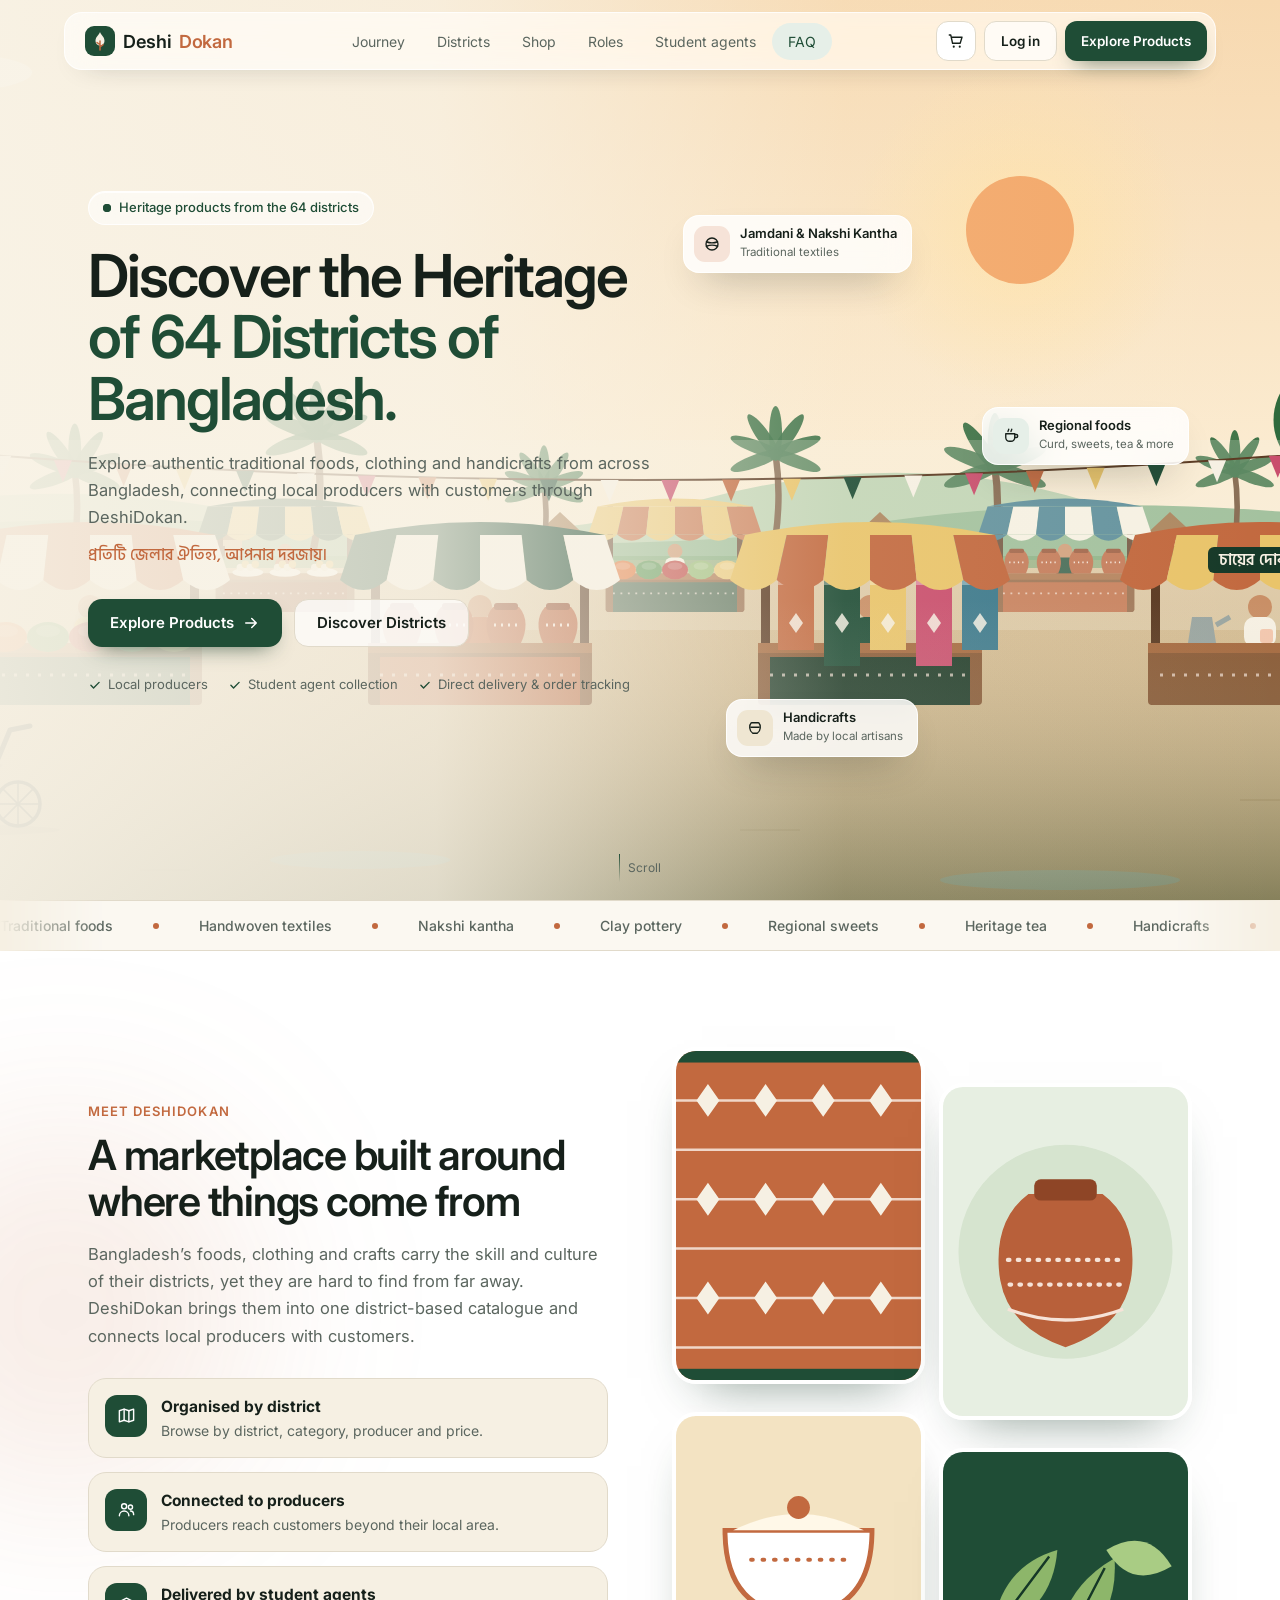
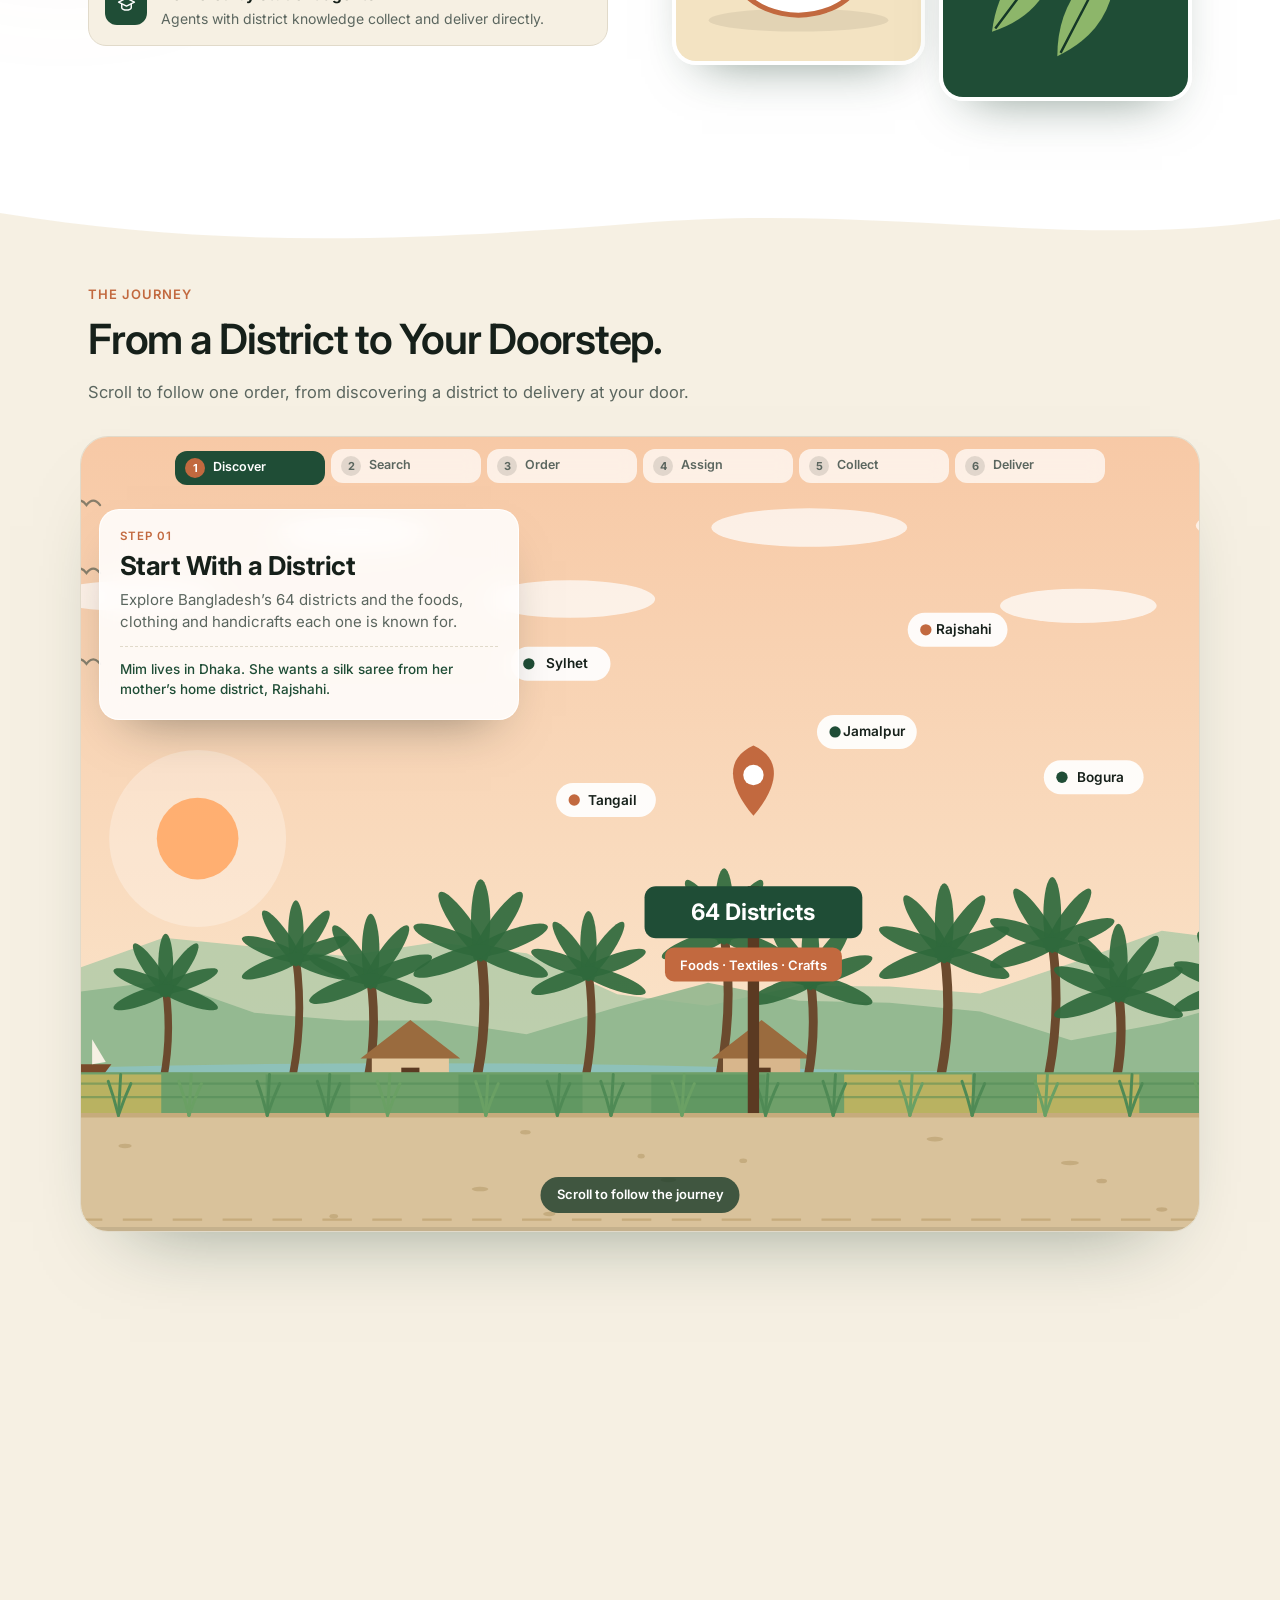
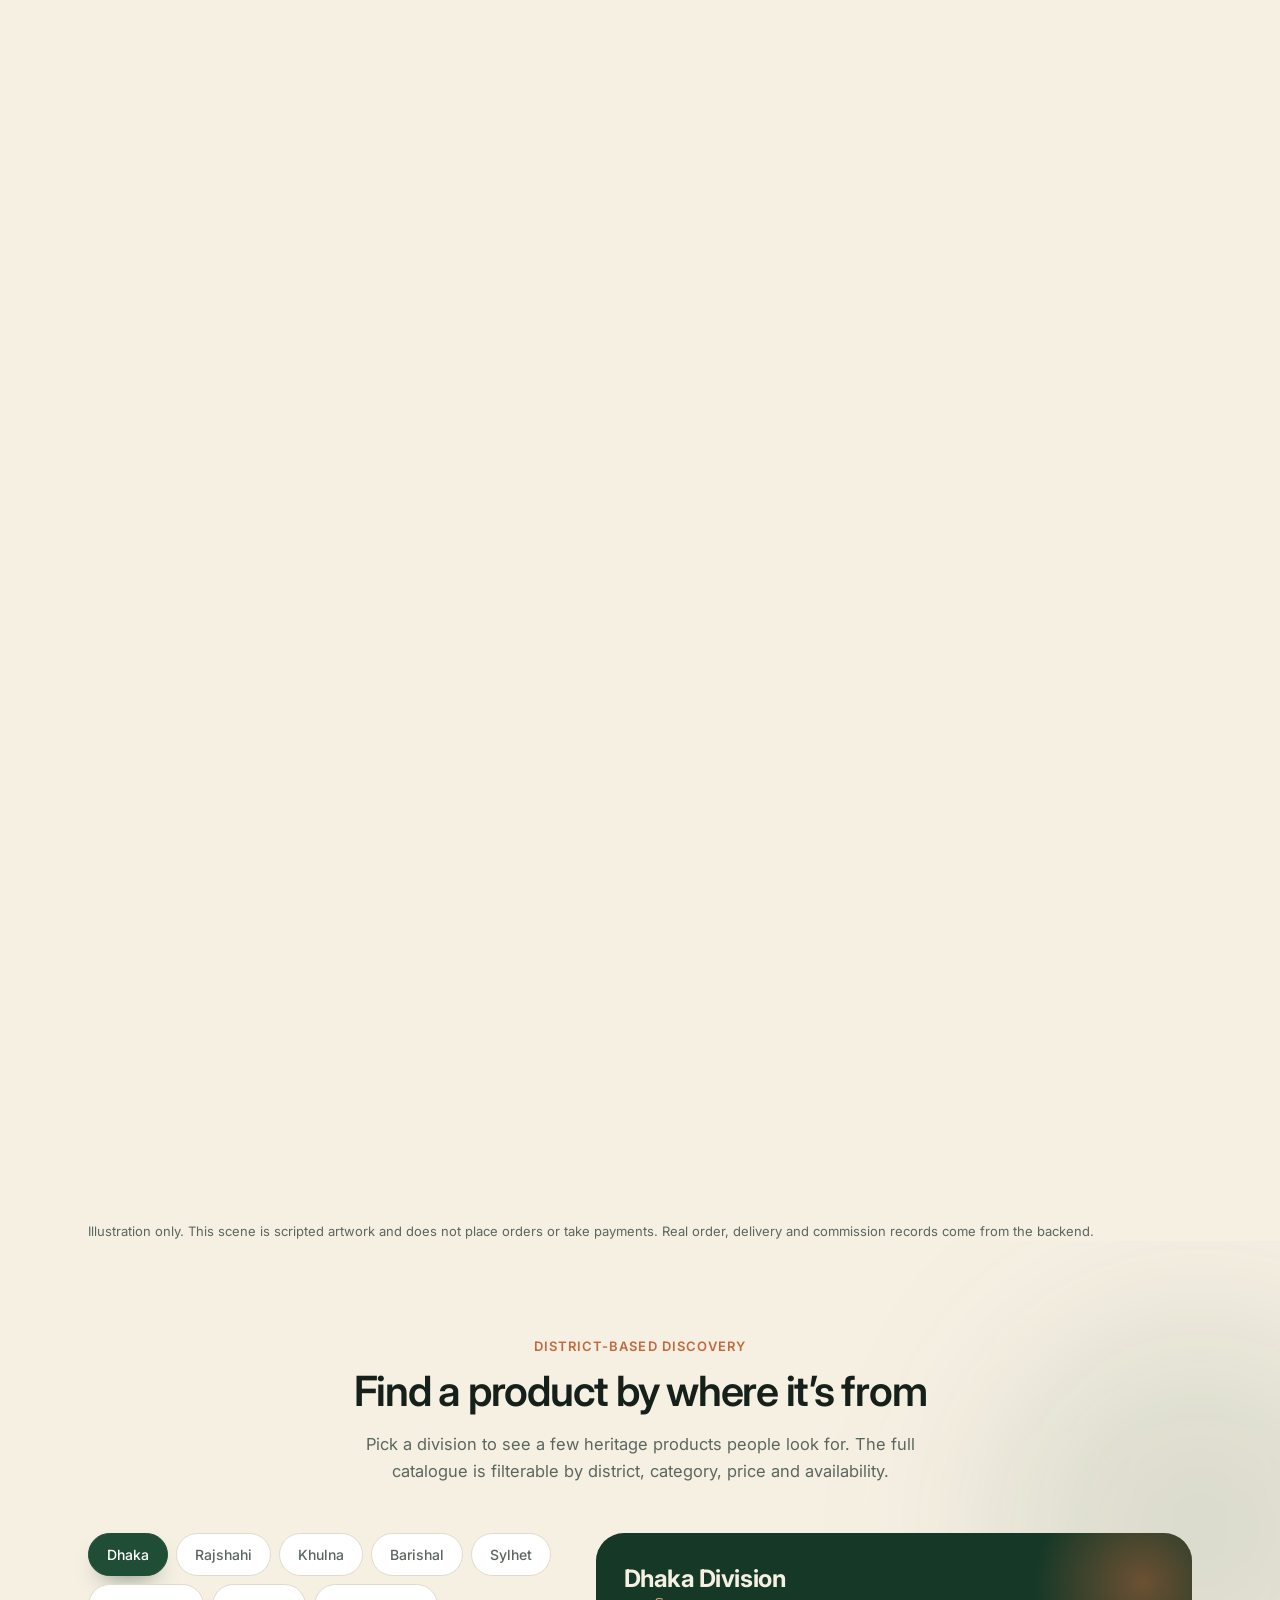
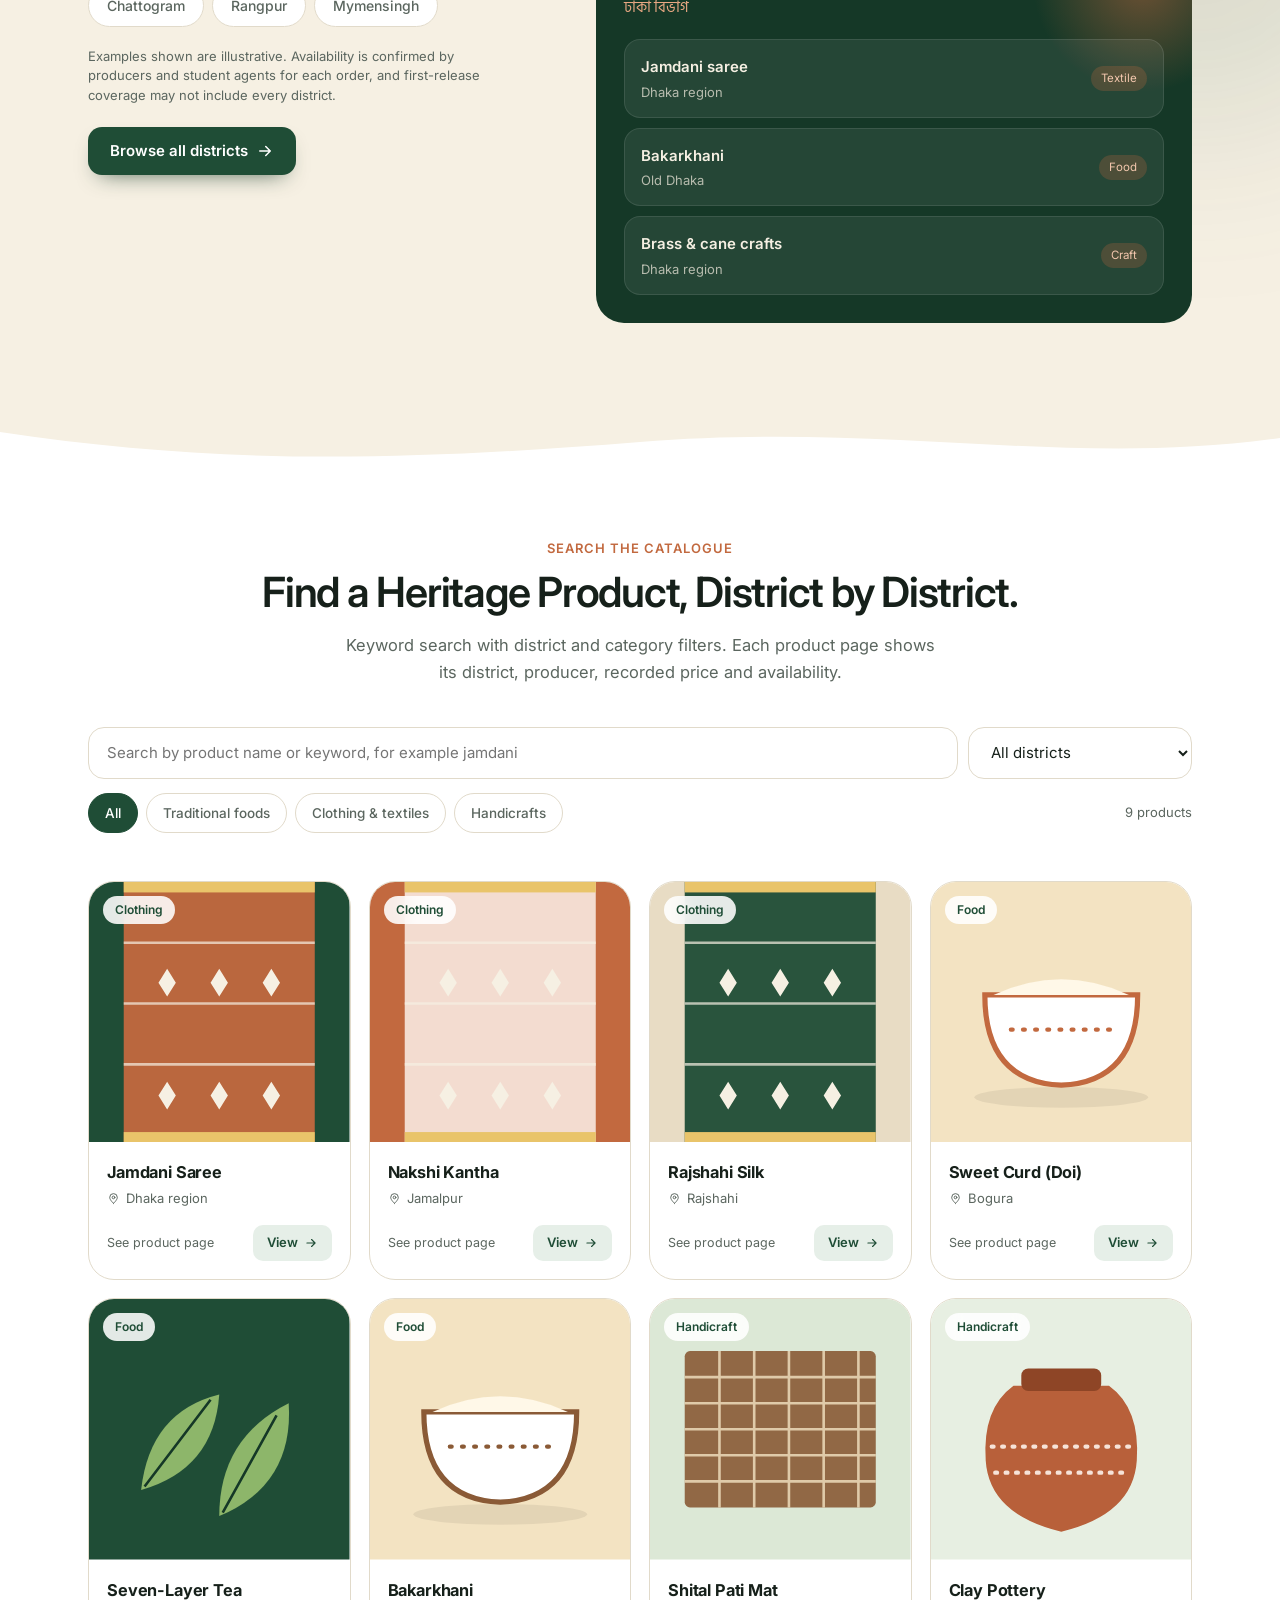
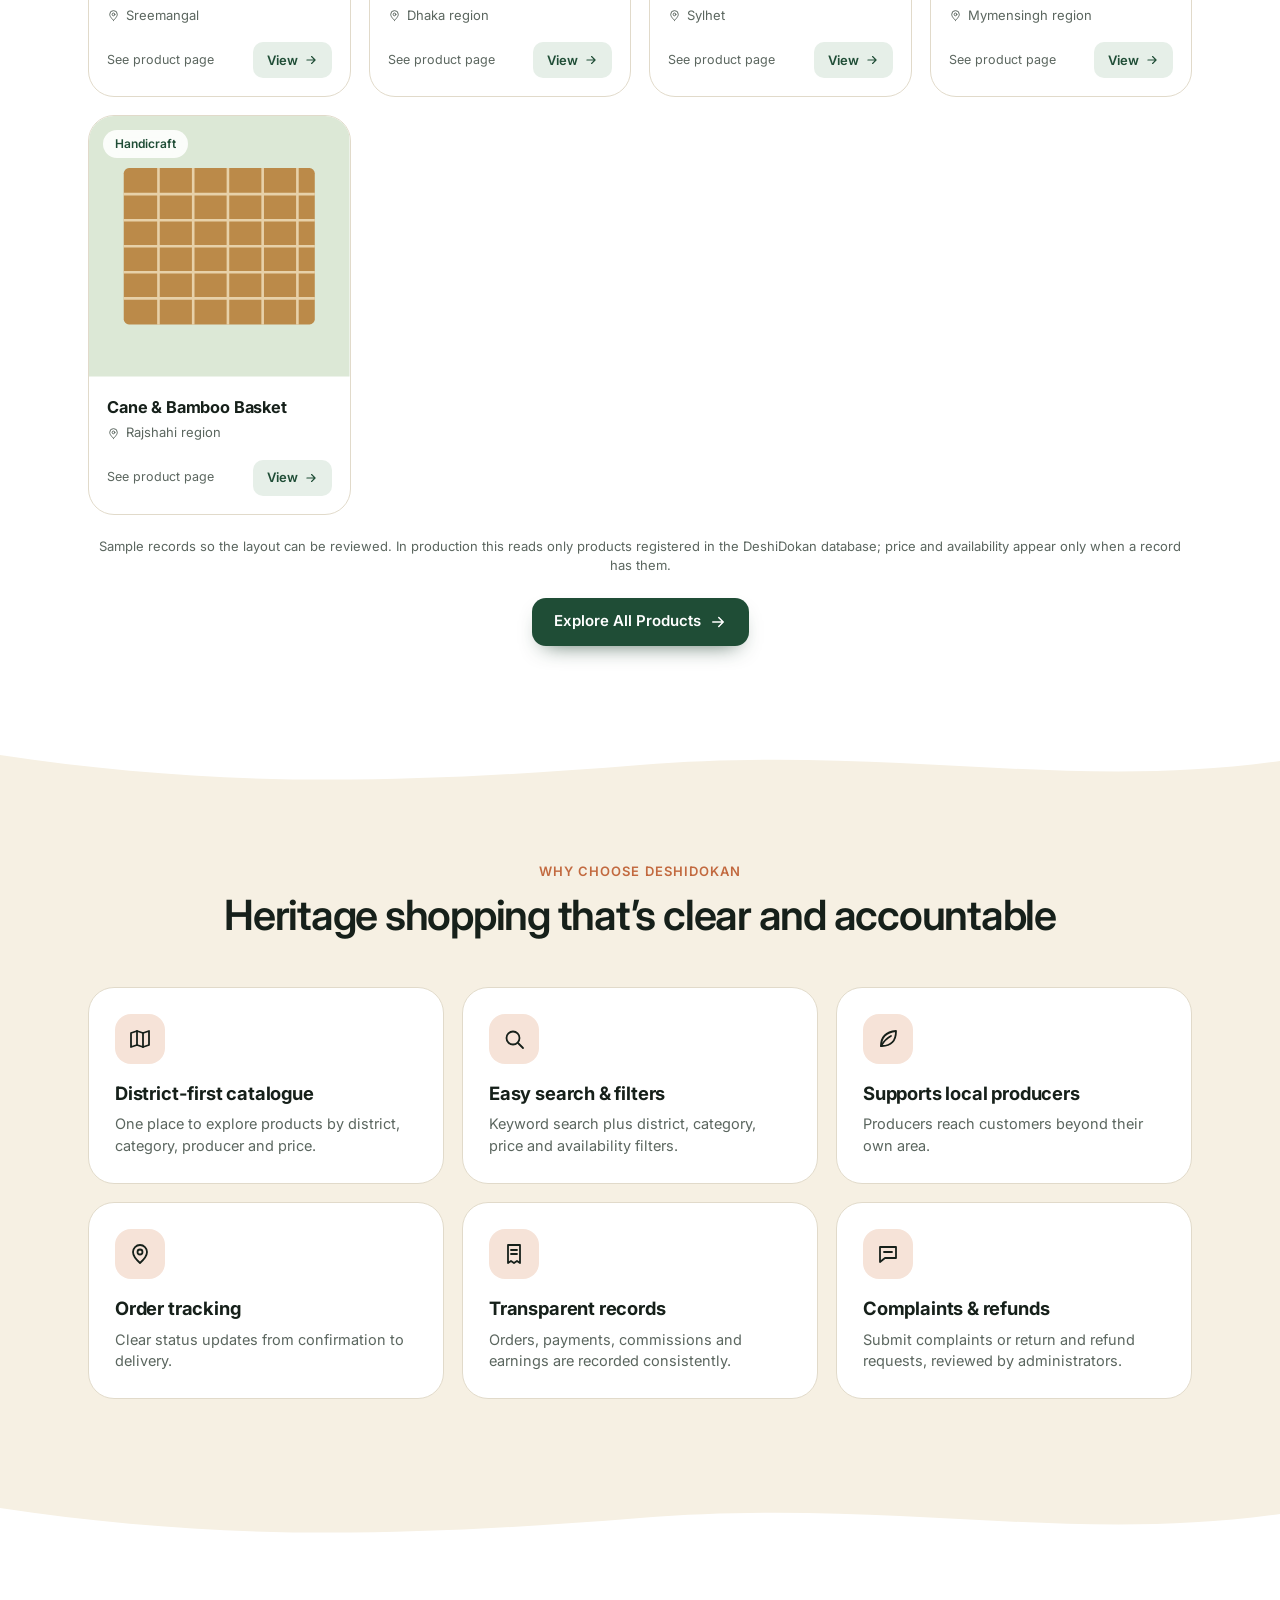
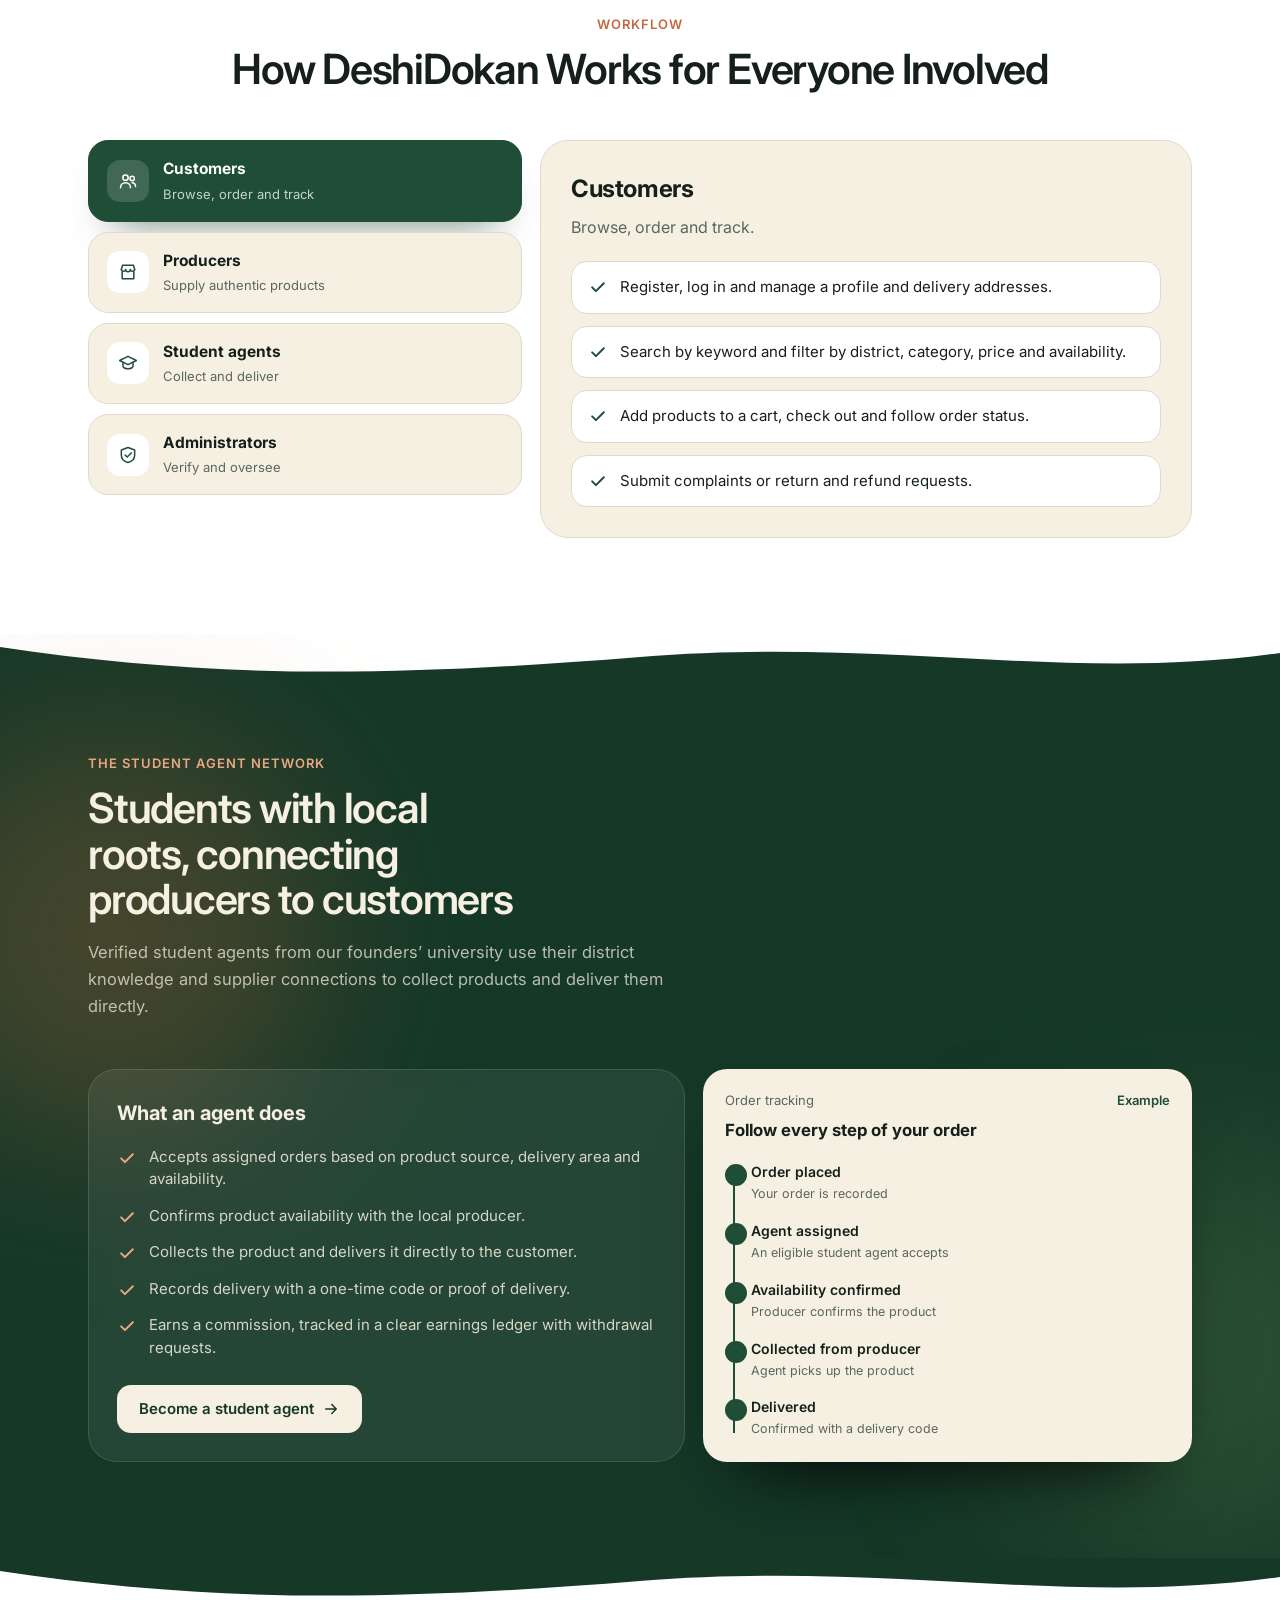
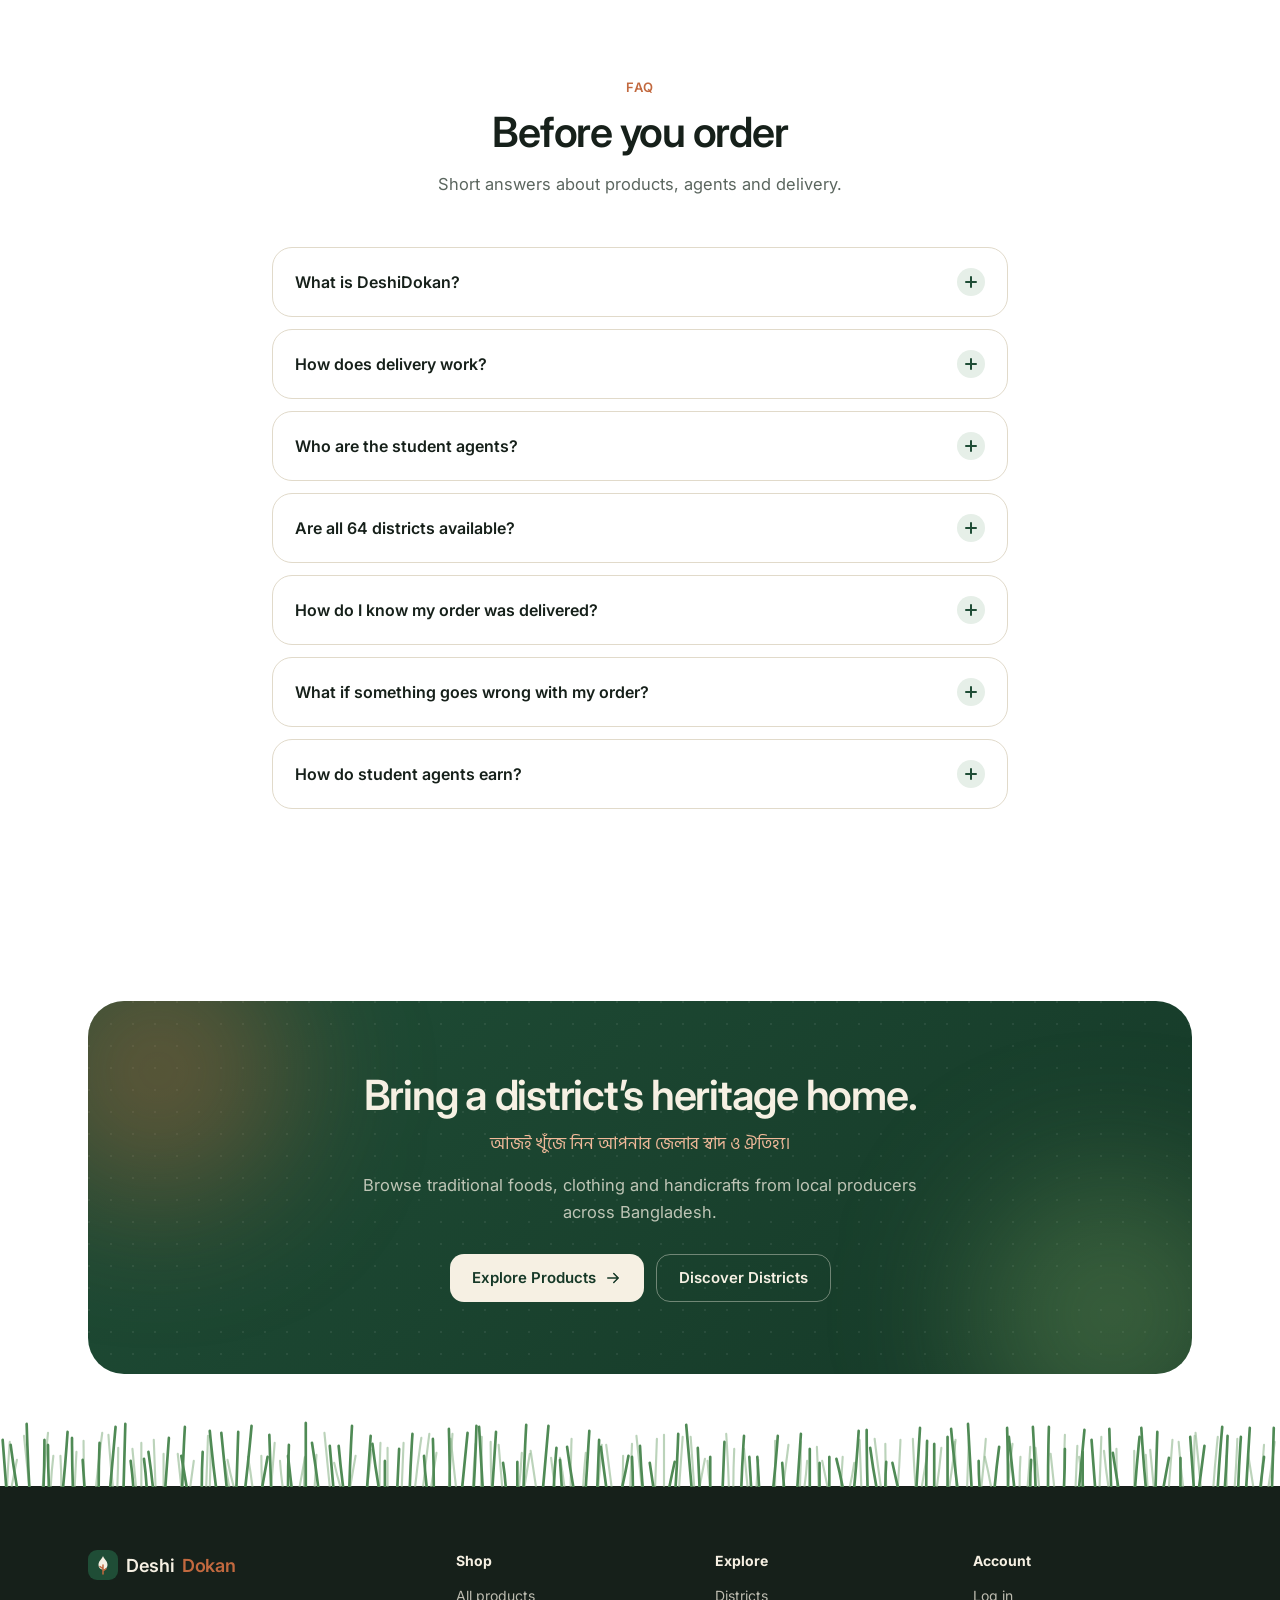
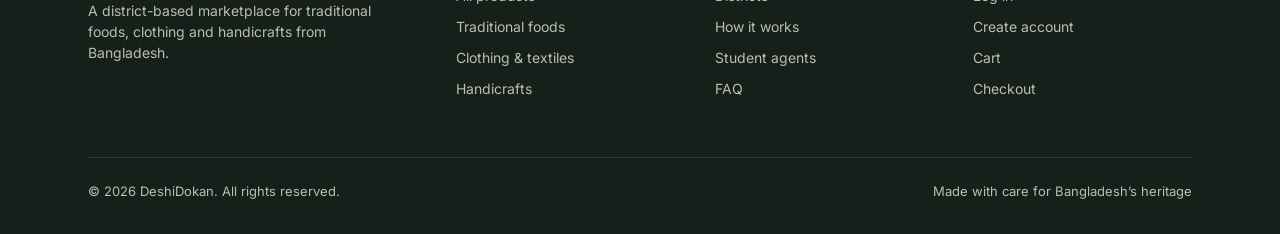
<file: index.html>
<!DOCTYPE html>
<html lang="en">
<head>
<meta charset="UTF-8">
<script>try{if(sessionStorage.getItem('dd_intro')){document.documentElement.classList.add('no-intro')}else{sessionStorage.setItem('dd_intro','1')}}catch(e){}</script>
<meta name="viewport" content="width=device-width, initial-scale=1">
<title>DeshiDokan — Heritage Products from the 64 Districts of Bangladesh</title>
<meta name="description" content="Explore authentic traditional foods, clothing and handicrafts from across Bangladesh, connecting local producers with customers through DeshiDokan.">
<link rel="preconnect" href="https://fonts.googleapis.com"><link rel="preconnect" href="https://fonts.gstatic.com" crossorigin>
<link href="https://fonts.googleapis.com/css2?family=Inter:wght@400;500;600;700&family=Hind+Siliguri:wght@500;600&display=swap" rel="stylesheet">
<style>
:root{
  --forest:#1F4D36;--forest-deep:#153827;--forest-wash:#E6EFE8;
  --cream:#F6F0E3;--cream-2:#EFE6D2;--white:#fff;
  --terra:#C2693F;--terra-wash:#F6E3D8;
  --ink:#16201A;--muted:#5B665F;--border:#E1DACA;
  --ease:cubic-bezier(.22,1,.36,1);
}
*{box-sizing:border-box;margin:0;padding:0}
html{scroll-behavior:smooth;scroll-padding-top:90px}
body{font-family:Inter,system-ui,-apple-system,"Segoe UI",sans-serif;color:var(--ink);background:var(--cream);-webkit-font-smoothing:antialiased;line-height:1.5;overflow-x:clip}
a{color:inherit;text-decoration:none}ul{list-style:none}button{font:inherit;cursor:pointer;border:0;background:none;color:inherit}
.bn{font-family:"Hind Siliguri",Inter,sans-serif}
.wrap{max-width:72rem;margin:0 auto;padding:0 1.5rem}
:focus-visible{outline:2px solid var(--forest);outline-offset:3px;border-radius:8px}

/* intro */
.no-intro .intro{display:none!important}
.intro{position:fixed;inset:0;z-index:100;display:grid;place-items:center;background:var(--forest-deep);transition:transform .9s var(--ease) .1s,opacity .4s ease 1s;animation:introOut 0s linear 2.1s forwards}
.intro .ripple{position:absolute;width:20px;height:20px;border-radius:50%;background:rgba(246,240,227,.12);animation:ripple 1.8s var(--ease) .2s forwards}
.intro-brand{display:flex;align-items:center;gap:12px;color:var(--cream);font-size:2rem;font-weight:600;letter-spacing:-.03em;position:relative}
.intro-brand .mark{width:40px;height:40px;animation:pop .7s var(--ease) both}
.intro-brand span.l{display:inline-block;opacity:0;transform:translateY(14px);animation:rise .6s var(--ease) forwards}
body.ready .intro{transform:translateY(-100%)}
@keyframes ripple{to{transform:scale(160);opacity:0}}
@keyframes pop{from{opacity:0;transform:scale(.4) rotate(-20deg)}}
@keyframes rise{to{opacity:1;transform:none}}
@keyframes introOut{to{visibility:hidden}}
.progress{position:fixed;top:0;left:0;right:0;height:2px;z-index:70;transform-origin:left;transform:scaleX(0);background:linear-gradient(90deg,var(--forest),var(--terra))}

/* header */
header.top{position:fixed;inset:0 0 auto;z-index:60;padding:12px 14px 0}
.nav-shell{max-width:72rem;margin:0 auto;border:1px solid rgba(255,255,255,.8);background:rgba(255,255,255,.62);backdrop-filter:blur(14px) saturate(1.4);-webkit-backdrop-filter:blur(14px) saturate(1.4);border-radius:18px;box-shadow:0 10px 30px -22px rgba(22,32,26,.45);transition:background .5s,box-shadow .5s}
.nav-shell.scrolled{background:rgba(255,255,255,.86);box-shadow:0 18px 40px -24px rgba(22,32,26,.5)}
nav.main{height:56px;display:flex;align-items:center;justify-content:space-between;gap:1rem;padding:0 8px 0 20px}
.brand{display:inline-flex;align-items:center;gap:8px;font-weight:600;font-size:18px;letter-spacing:-.02em}
.brand svg{width:30px;height:30px}.brand b{color:var(--terra);font-weight:600}
.links{display:none;align-items:center}
.links a{display:block;padding:8px 16px;font-size:14px;color:var(--muted);border-radius:999px;transition:color .3s,background .3s}
.links a:hover{color:var(--ink)}.links a.active{background:var(--forest-wash);color:var(--forest)}
.nav-right{display:flex;align-items:center;gap:8px}
.btn{position:relative;overflow:hidden;display:inline-flex;align-items:center;justify-content:center;gap:8px;height:48px;padding:0 22px;border-radius:14px;font-weight:600;font-size:15px;transition:transform .3s var(--ease),background .3s,box-shadow .3s}
.btn-sm{height:40px;padding:0 16px;font-size:13.5px;border-radius:12px}
.btn-primary{background:var(--forest);color:#fff;box-shadow:0 10px 22px -12px rgba(21,56,39,.8)}
.btn-primary:hover{background:var(--forest-deep);transform:translateY(-2px)}
.btn-primary::after{content:"";position:absolute;inset:0;background:linear-gradient(110deg,transparent 30%,rgba(255,255,255,.25) 50%,transparent 70%);transform:translateX(-120%);transition:transform .8s var(--ease)}
.btn-primary:hover::after{transform:translateX(120%)}
.btn-ghost{background:rgba(255,255,255,.7);border:1px solid var(--border);color:var(--ink)}
.btn-ghost:hover{background:#fff;transform:translateY(-2px)}
.btn-light{background:var(--cream);color:var(--forest-deep)}.btn-light:hover{transform:translateY(-2px);background:#fff}
.icon-btn{position:relative;display:grid;place-items:center;width:40px;height:40px;border-radius:12px;border:1px solid var(--border);background:#fff}
.icon-btn svg{width:18px;height:18px}
.cart-count{position:absolute;top:-6px;right:-6px;min-width:18px;height:18px;border-radius:9px;background:var(--terra);color:#fff;font-size:11px;font-weight:600;display:none;place-items:center;padding:0 4px}
.cart-count.show{display:grid}
.burger{display:grid}
.hide-sm{display:none}
.mobile-menu{display:none;padding:6px 12px 14px;border-top:1px solid var(--border)}
.mobile-menu.open{display:block;animation:rise .4s var(--ease)}
.mobile-menu a{display:block;padding:12px;border-radius:10px;font-size:15px;color:var(--muted)}
.mobile-menu a:hover{background:var(--forest-wash);color:var(--forest)}
@media(min-width:640px){.hide-sm{display:inline-flex}}
@media(min-width:1024px){.links{display:flex}.burger{display:none}}

/* hero */
.hero{position:relative;min-height:100svh;display:flex;flex-direction:column;overflow:hidden;padding-top:6rem}
.hero-bg{position:absolute;inset:0;z-index:-1;background:linear-gradient(180deg,#F8F3E7 0%,#F3ECDA 55%,#E7EFE2 100%)}
.grid-bg{position:absolute;inset:0;opacity:.55;background-image:linear-gradient(rgba(31,77,54,.06) 1px,transparent 1px),linear-gradient(90deg,rgba(31,77,54,.06) 1px,transparent 1px);background-size:44px 44px;-webkit-mask-image:radial-gradient(ellipse at 50% 30%,#000 30%,transparent 75%);mask-image:radial-gradient(ellipse at 50% 30%,#000 30%,transparent 75%)}
.blob{position:absolute;border-radius:50%;filter:blur(64px);animation:float 14s ease-in-out infinite}
.blob.a{width:34rem;height:34rem;left:-10rem;top:-10rem;background:rgba(31,77,54,.10)}
.blob.b{width:28rem;height:28rem;right:-6rem;top:6rem;background:rgba(194,105,63,.12);animation-delay:-6s}
@keyframes float{50%{transform:translate(24px,-26px) scale(1.06)}}
.hero-grid{flex:1;display:grid;gap:3rem;align-items:center;padding-bottom:2rem;padding-top:1rem}
@media(min-width:1024px){.hero-grid{grid-template-columns:1.05fr .95fr;gap:2rem}}
.hero-copy{text-align:center}
@media(min-width:1024px){.hero-copy{text-align:left}}
.pill{display:inline-flex;align-items:center;gap:8px;padding:6px 14px;border-radius:999px;font-size:13px;font-weight:500;color:var(--forest);background:rgba(255,255,255,.55);border:1px solid rgba(255,255,255,.8);box-shadow:0 18px 50px -22px rgba(22,32,26,.38),inset 0 1px 0 rgba(255,255,255,.85);backdrop-filter:blur(18px)}
.dot{position:relative;width:8px;height:8px;border-radius:50%;background:var(--forest)}
.dot::after{content:"";position:absolute;inset:0;border-radius:50%;background:var(--forest);animation:ping 1.8s ease-out infinite}
@keyframes ping{to{transform:scale(3);opacity:0}}
h1{margin-top:20px;font-size:clamp(2.6rem,6vw,3.7rem);font-weight:600;line-height:1.04;letter-spacing:-.035em}
h1 .accent{color:var(--forest)}h1 .block{display:block}
.w{display:inline-block;white-space:nowrap}
.ch{display:inline-block;opacity:0;transform:translateY(.55em);filter:blur(8px);transition:opacity .7s var(--ease),transform .7s var(--ease),filter .7s var(--ease);transition-delay:calc(var(--i)*28ms + 2.3s)}
body.ready .ch{opacity:1;transform:none;filter:none}
.br{opacity:0;transform:translateY(18px);filter:blur(10px);transition:opacity .9s var(--ease),transform .9s var(--ease),filter .9s var(--ease)}
body.ready .hero .br{opacity:1;transform:none;filter:none;transition-delay:calc(2.2s + var(--d,0)*.12s)}
.lead{max-width:36rem;margin:20px auto 0;font-size:16.5px;color:var(--muted);line-height:1.65}
@media(min-width:1024px){.lead{margin-left:0}}
.bn-line{margin-top:12px;font-size:16px;font-weight:500;color:var(--terra)}
.cta{margin-top:32px;display:flex;flex-direction:column;gap:12px;align-items:center;justify-content:center}
@media(min-width:640px){.cta{flex-direction:row}}
@media(min-width:1024px){.cta{justify-content:flex-start}}
.trust{margin-top:28px;display:flex;flex-wrap:wrap;gap:8px 20px;justify-content:center;font-size:13px;color:var(--muted)}
@media(min-width:1024px){.trust{justify-content:flex-start}}
.trust span{display:inline-flex;align-items:center;gap:6px}
.trust svg{width:14px;height:14px;color:var(--forest)}

/* hero art */
.art{position:relative;max-width:30rem;margin:0 auto;width:100%;perspective:1200px}
.art-frame{position:relative;border-radius:32px;overflow:hidden;aspect-ratio:4/5;transform-style:preserve-3d;background:transparent;border:0;box-shadow:none;clip-path:none!important}
body.ready .art-frame{clip-path:none!important}
.chip{position:absolute;display:flex;align-items:center;gap:10px;padding:10px 14px 10px 10px;border-radius:16px;background:rgba(255,255,255,.82);backdrop-filter:blur(14px);border:1px solid rgba(255,255,255,.9);box-shadow:0 18px 40px -20px rgba(22,32,26,.45);font-size:13px;opacity:0;transform:translateY(16px)}
body.ready .chip{animation:chipIn .9s var(--ease) forwards,bob 6s ease-in-out infinite;animation-delay:3.4s,4.3s}
.chip.c2{animation-delay:3.7s,5s!important}.chip.c3{animation-delay:4s,5.6s!important}
.chip i{display:grid;place-items:center;width:36px;height:36px;border-radius:11px;font-style:normal;font-size:18px}
.chip b{display:block;font-size:13px;font-weight:600;line-height:1.2}.chip small{color:var(--muted);font-size:11.5px}
.c1{left:-14px;top:12%}.c1 i{background:var(--terra-wash)}
.c2{right:-12px;top:44%}.c2 i{background:var(--forest-wash)}
.c3{left:6%;bottom:-14px}.c3 i{background:var(--cream-2)}
@keyframes chipIn{to{opacity:1;transform:none}}
@keyframes bob{50%{transform:translateY(-8px)}}
@media(max-width:480px){.c1{left:-4px}.c2{right:-4px}}
.scroll-cue{display:none;margin:0 auto 18px;font-size:12px;color:var(--muted);align-items:center;gap:8px;opacity:0;transition:opacity 1s 4s}
body.ready .scroll-cue{opacity:1}
.scroll-cue i{width:1px;height:28px;background:linear-gradient(var(--forest),transparent);animation:cue 1.8s ease-in-out infinite}
@keyframes cue{0%{transform:scaleY(0);transform-origin:top}50%{transform:scaleY(1);transform-origin:top}51%{transform-origin:bottom}100%{transform:scaleY(0);transform-origin:bottom}}
@media(min-width:1024px){.scroll-cue{display:flex}}

/* no-intro instant animation timings */
.no-intro .ch{transition-delay:calc(var(--i)*28ms + .1s)!important}
.no-intro body.ready .hero .br{transition-delay:calc(.1s + var(--d,0)*.12s)!important}
.no-intro .art-frame,.no-intro .art-frame svg,.no-intro .scroll-cue{transition-delay:.2s!important}
.no-intro .chip.c1,.no-intro .chip.c2,.no-intro .chip.c3{animation-delay:.3s,1.2s!important}

/* marquee */
.marquee{overflow:hidden;border-block:1px solid var(--border);background:rgba(255,255,255,.5);padding:14px 0;-webkit-mask-image:linear-gradient(90deg,transparent,#000 8%,#000 92%,transparent);mask-image:linear-gradient(90deg,transparent,#000 8%,#000 92%,transparent)}
.marquee-track{display:flex;gap:40px;width:max-content;animation:scroll 40s linear infinite}
.marquee:hover .marquee-track{animation-play-state:paused}
.marquee span{display:inline-flex;align-items:center;gap:40px;font-size:14px;font-weight:500;color:var(--muted);white-space:nowrap}

@keyframes scroll{to{transform:translateX(-50%)}}

/* sections */
section.s{position:relative;padding:6rem 0;overflow:hidden}
.s.alt{background:#fff}
.s.dark{background:var(--forest-deep);color:var(--cream)}
.eyebrow{font-size:13px;font-weight:600;letter-spacing:.08em;text-transform:uppercase;color:var(--terra)}
.dark .eyebrow{color:#E9A883}
h2{margin-top:12px;font-size:clamp(1.8rem,4vw,2.6rem);line-height:1.1;letter-spacing:-.03em;font-weight:600;text-wrap:balance}
.sub{margin-top:16px;max-width:38rem;color:var(--muted);font-size:16.5px;line-height:1.65}
.dark .sub{color:rgba(246,240,227,.72)}
.center{text-align:center}.center .sub{margin-inline:auto}
.reveal{opacity:0;transform:translateY(28px);filter:blur(8px);transition:opacity .9s var(--ease),transform .9s var(--ease),filter .9s var(--ease);transition-delay:calc(var(--d,0)*90ms)}
.reveal.in{opacity:1;transform:none;filter:none}
.glow{position:absolute;border-radius:50%;filter:blur(90px);pointer-events:none;z-index:0}
.s>.wrap{position:relative;z-index:1}

/* intro two-col */
.two{display:grid;gap:3rem;align-items:center}
@media(min-width:900px){.two{grid-template-columns:1fr 1fr;gap:4rem}}
.pillars{margin-top:28px;display:grid;gap:14px}
.pillar{display:flex;gap:14px;padding:16px;border-radius:18px;background:var(--cream);border:1px solid var(--border);transition:transform .4s var(--ease),box-shadow .4s}
.pillar:hover{transform:translateX(6px);box-shadow:0 18px 40px -26px rgba(21,56,39,.5)}
.pillar i{flex:none;display:grid;place-items:center;width:42px;height:42px;border-radius:12px;background:var(--forest);color:#fff;font-style:normal;font-size:19px}
.pillar b{display:block;font-size:15.5px}.pillar p{font-size:14px;color:var(--muted);margin-top:2px}
.collage{position:relative;display:grid;grid-template-columns:1fr 1fr;gap:14px}
.tile{border-radius:24px;overflow:hidden;border:4px solid #fff;box-shadow:0 24px 50px -30px rgba(21,56,39,.6);transition:transform .6s var(--ease)}
.tile svg{display:block;width:100%;height:100%}
.tile:hover{transform:translateY(-6px) rotate(-.6deg)}
.tile.t1{aspect-ratio:3/4}.tile.t2{aspect-ratio:3/4;margin-top:36px}.tile.t3{aspect-ratio:1/1;margin-top:-22px}.tile.t4{aspect-ratio:1/1;margin-top:14px}

/* districts */
.dist-layout{margin-top:3rem;display:grid;gap:20px}
@media(min-width:900px){.dist-layout{grid-template-columns:.9fr 1.1fr}}
.divs{display:flex;flex-wrap:wrap;gap:8px;align-content:flex-start}
.div-btn{padding:10px 18px;border-radius:999px;border:1px solid var(--border);background:#fff;font-size:14px;font-weight:500;color:var(--muted);transition:all .35s var(--ease)}
.div-btn:hover{border-color:var(--forest);color:var(--forest);transform:translateY(-2px)}
.div-btn.active{background:var(--forest);color:#fff;border-color:var(--forest);box-shadow:0 12px 24px -14px rgba(21,56,39,.8)}
.dist-note{margin-top:20px;font-size:13px;color:var(--muted);max-width:26rem}
.dist-panel{position:relative;min-height:20rem;border-radius:28px;background:var(--forest-deep);color:var(--cream);padding:28px;overflow:hidden}
.dist-panel::before{content:"";position:absolute;right:-60px;top:-60px;width:220px;height:220px;border-radius:50%;background:radial-gradient(circle,rgba(194,105,63,.5),transparent 70%)}
.dist-panel h3{position:relative;font-size:1.5rem;letter-spacing:-.02em}
.dist-panel .bn{position:relative;color:#E9A883;font-size:15px}
.dist-list{position:relative;margin-top:20px;display:grid;gap:10px}
.dist-item{display:flex;align-items:center;justify-content:space-between;gap:12px;padding:14px 16px;border-radius:16px;background:rgba(255,255,255,.07);border:1px solid rgba(255,255,255,.1);opacity:0;transform:translateX(16px);animation:rise .6s var(--ease) forwards;animation-delay:calc(var(--i)*70ms);transition:background .3s}
.dist-item:hover{background:rgba(255,255,255,.13)}
.dist-item b{font-size:15px;font-weight:600}.dist-item span{font-size:13px;color:rgba(246,240,227,.7)}
.dist-item em{font-style:normal;font-size:11.5px;padding:4px 10px;border-radius:999px;background:rgba(194,105,63,.25);color:#F3C7AE;white-space:nowrap}

/* categories */
.cats{margin-top:3rem;display:grid;gap:18px}
@media(min-width:700px){.cats{grid-template-columns:repeat(3,1fr)}}
.card{position:relative;border-radius:26px;overflow:hidden;background:#fff;border:1px solid var(--border);transition:transform .5s var(--ease),box-shadow .5s;transform-style:preserve-3d}
.card:hover{box-shadow:0 34px 60px -34px rgba(21,56,39,.55)}
.card .img{aspect-ratio:4/3;overflow:hidden}
.card .img svg{display:block;width:100%;height:100%;transition:transform 1s var(--ease)}
.card:hover .img svg{transform:scale(1.07)}
.card .body{padding:22px}
.card h3{font-size:1.15rem;letter-spacing:-.01em}
.card p{margin-top:6px;font-size:14.5px;color:var(--muted)}
.more{display:inline-flex;align-items:center;gap:6px;margin-top:14px;font-size:14px;font-weight:600;color:var(--forest)}
.more svg{width:16px;height:16px;transition:transform .3s var(--ease)}.card:hover .more svg{transform:translateX(5px)}

/* products */
.prods{margin-top:3rem;display:grid;gap:18px;grid-template-columns:repeat(auto-fill,minmax(15.5rem,1fr))}
.prod .img{aspect-ratio:1/1}
.prod .tag{position:absolute;left:14px;top:14px;z-index:2;padding:5px 12px;border-radius:999px;font-size:12px;font-weight:600;background:rgba(255,255,255,.88);backdrop-filter:blur(8px);color:var(--forest)}
.prod .body{padding:18px}
.prod h3{font-size:1.02rem}
.prod .meta{margin-top:4px;font-size:13px;color:var(--muted)}
.prod .row{margin-top:14px;display:flex;align-items:center;justify-content:space-between}
.price-note{font-size:12.5px;color:var(--muted)}
.add{display:inline-flex;align-items:center;gap:6px;height:36px;padding:0 14px;border-radius:10px;background:var(--forest-wash);color:var(--forest);font-size:13px;font-weight:600;transition:background .3s,color .3s,transform .3s}
.add:hover{background:var(--forest);color:#fff;transform:translateY(-2px)}
.note{margin-top:22px;text-align:center;font-size:13px;color:var(--muted)}

/* steps */
.steps{margin-top:3.5rem;position:relative;display:grid;gap:18px}
@media(min-width:900px){.steps{grid-template-columns:repeat(5,1fr)}.steps::before{content:"";position:absolute;left:8%;right:8%;top:34px;height:2px;background:linear-gradient(90deg,var(--forest),var(--terra));opacity:.25;transform-origin:left;transform:scaleX(0);transition:transform 1.6s var(--ease) .3s}.steps.in::before{transform:scaleX(1)}}
.step{position:relative;padding:0 4px;text-align:left}
@media(min-width:900px){.step{text-align:center}}
.step .num{display:grid;place-items:center;width:68px;height:68px;margin:0 0 14px;border-radius:22px;background:#fff;border:1px solid var(--border);font-size:26px;box-shadow:0 14px 30px -20px rgba(21,56,39,.6);transition:transform .5s var(--ease),background .4s}
@media(min-width:900px){.step .num{margin-inline:auto}}
.step:hover .num{transform:translateY(-6px) rotate(-4deg);background:var(--forest-wash)}
.step small{font-size:12px;font-weight:600;color:var(--terra);letter-spacing:.06em}
.step h3{font-size:1.02rem;margin-top:2px}
.step p{margin-top:6px;font-size:14px;color:var(--muted)}

/* agents */
.agent-grid{margin-top:3rem;display:grid;gap:18px}
@media(min-width:900px){.agent-grid{grid-template-columns:1.1fr .9fr}}
.glass{border-radius:28px;padding:28px;background:rgba(255,255,255,.07);border:1px solid rgba(255,255,255,.12);backdrop-filter:blur(8px)}
.checks{display:grid;gap:14px;margin-top:18px}
.checks li{display:flex;gap:12px;font-size:15px;color:rgba(246,240,227,.85)}
.checks svg{flex:none;width:20px;height:20px;margin-top:2px;color:#E9A883}
.order-card{border-radius:24px;background:var(--cream);color:var(--ink);padding:22px;box-shadow:0 40px 70px -40px #000}
.order-top{display:flex;justify-content:space-between;align-items:center;font-size:13px;color:var(--muted)}
.order-card h4{margin:8px 0 18px;font-size:1.05rem}
.tl{position:relative;display:grid;gap:16px;padding-left:26px}
.tl::before{content:"";position:absolute;left:8px;top:6px;bottom:6px;width:2px;background:var(--border)}
.tl::after{content:"";position:absolute;left:8px;top:6px;width:2px;height:0;background:var(--forest);transition:height 2.4s var(--ease) .4s}
.order-card.in .tl::after{height:calc(100% - 12px)}
.tl li{position:relative;font-size:14px}
.tl li::before{content:"";position:absolute;left:-26px;top:3px;width:18px;height:18px;border-radius:50%;background:#fff;border:2px solid var(--border);transition:all .4s .3s}
.order-card.in .tl li::before{background:var(--forest);border-color:var(--forest);transition-delay:calc(var(--i)*.55s + .5s)}
.tl b{display:block;font-weight:600}.tl span{color:var(--muted);font-size:12.5px}

/* why */
.why{margin-top:3rem;display:grid;gap:18px}
@media(min-width:700px){.why{grid-template-columns:repeat(2,1fr)}}
@media(min-width:1000px){.why{grid-template-columns:repeat(3,1fr)}}
.why .card{padding:26px}
.why .ic{display:grid;place-items:center;width:50px;height:50px;border-radius:16px;background:var(--terra-wash);font-size:24px;margin-bottom:16px;transition:transform .5s var(--ease)}
.why .card:hover .ic{transform:rotate(-8deg) scale(1.08)}

/* faq */
.faq{max-width:46rem;margin:3rem auto 0;display:grid;gap:12px}
.qa{border-radius:20px;background:#fff;border:1px solid var(--border);transition:box-shadow .4s,border-color .4s}
.qa.open{border-color:rgba(31,77,54,.35);box-shadow:0 20px 44px -30px rgba(21,56,39,.55)}
.qa button{display:flex;width:100%;align-items:center;justify-content:space-between;gap:16px;padding:20px 22px;text-align:left;font-size:16px;font-weight:600}
.qa .pm{flex:none;position:relative;width:28px;height:28px;border-radius:50%;background:var(--forest-wash);transition:background .3s,transform .5s var(--ease)}
.qa .pm::before,.qa .pm::after{content:"";position:absolute;left:8px;right:8px;top:13px;height:2px;border-radius:2px;background:var(--forest);transition:transform .4s var(--ease),background .3s}
.qa .pm::after{transform:rotate(90deg)}
.qa.open .pm{background:var(--forest);transform:rotate(180deg)}
.qa.open .pm::before,.qa.open .pm::after{background:#fff}.qa.open .pm::after{transform:rotate(0)}
.ans{display:grid;grid-template-rows:0fr;transition:grid-template-rows .5s var(--ease)}
.qa.open .ans{grid-template-rows:1fr}
.ans>div{overflow:hidden}.ans p{padding:0 22px 22px;color:var(--muted);font-size:15px;line-height:1.65}

/* final cta */
.final{padding:0 0 6rem}
.final-box{position:relative;overflow:hidden;border-radius:36px;padding:4.5rem 1.5rem;text-align:center;color:var(--cream);background:linear-gradient(140deg,var(--forest) 0%,var(--forest-deep) 100%)}
.final-box h2{max-width:36rem;margin-inline:auto;margin-top:0}
.final-box .bn{margin-top:14px;color:#F0B999;font-size:17px}
.final-box .sub{color:rgba(246,240,227,.75);margin-inline:auto}
.final-box .cta{justify-content:center}
.final-box .pat{position:absolute;inset:0;opacity:.07;background-image:radial-gradient(circle at 1px 1px,#fff 1px,transparent 0);background-size:22px 22px}
.final-box .orb{position:absolute;border-radius:50%;filter:blur(70px);animation:float 12s ease-in-out infinite}
.btn-outline{border:1px solid rgba(246,240,227,.4);color:var(--cream)}.btn-outline:hover{background:rgba(255,255,255,.1);transform:translateY(-2px)}

/* footer */
footer{background:var(--ink);color:rgba(246,240,227,.75);padding:4rem 0 2rem}
.f-grid{display:grid;gap:2.5rem}
@media(min-width:800px){.f-grid{grid-template-columns:1.5fr 1fr 1fr 1fr}}
footer .brand{color:var(--cream)}
footer p{font-size:14px;margin-top:14px;max-width:20rem}
footer h4{color:var(--cream);font-size:14px;margin-bottom:14px}
footer li{margin-bottom:10px;font-size:14px}
footer li a{transition:color .3s,padding .3s}footer li a:hover{color:#fff;padding-left:4px}
.f-bot{margin-top:3rem;padding-top:1.5rem;border-top:1px solid rgba(255,255,255,.1);display:flex;flex-wrap:wrap;gap:8px 24px;justify-content:space-between;font-size:13px}
.totop{position:fixed;right:18px;bottom:18px;z-index:55;width:46px;height:46px;border-radius:14px;background:var(--forest);color:#fff;display:grid;place-items:center;opacity:0;transform:translateY(12px);pointer-events:none;transition:all .4s var(--ease);box-shadow:0 14px 30px -14px rgba(21,56,39,.9)}
.totop.show{opacity:1;transform:none;pointer-events:auto}.totop svg{width:18px;height:18px}

@media(prefers-reduced-motion:reduce){
  *,*::before,*::after{animation-duration:.01ms!important;animation-delay:0s!important;transition-duration:.01ms!important;transition-delay:0s!important;scroll-behavior:auto!important}
  .intro{display:none}.ch,.br,.chip,.reveal{opacity:1!important;transform:none!important;filter:none!important}.art-frame{clip-path:none!important}
}
.ico{width:1em;height:1em;flex:none}
.marquee span::after{content:"";width:6px;height:6px;border-radius:50%;background:var(--terra);font-size:0}
/* story */
.story-head{max-width:72rem;margin:6rem auto 0;padding:0 1.5rem}
.story{position:relative;height:620vh;max-width:72rem;margin:1.5rem auto 0;padding:0 1rem}
.stage{position:sticky;top:78px;height:calc(100vh - 92px);height:calc(100svh - 92px);padding-block:6px}
.stage-in{position:relative;height:100%;border-radius:28px;overflow:hidden;border:1px solid var(--border);background:var(--forest-wash);box-shadow:0 40px 80px -50px rgba(21,56,39,.5)}
#scene{position:absolute;inset:0;width:100%;height:100%;display:block}
.bob{animation:bob 6s ease-in-out infinite}
.cards{position:absolute;left:18px;top:72px;width:min(420px,calc(100% - 36px));height:270px;z-index:3}
.scard{position:absolute;inset:0 auto auto 0;width:100%;padding:18px 20px 20px;border-radius:20px;background:rgba(255,255,255,.86);border:1px solid rgba(255,255,255,.9);backdrop-filter:blur(12px);-webkit-backdrop-filter:blur(12px);box-shadow:0 24px 50px -28px rgba(22,32,26,.5);opacity:0;filter:blur(8px);transform:translateY(18px);pointer-events:none;transition:opacity .55s var(--ease),transform .55s var(--ease),filter .55s var(--ease)}
.scard.on{opacity:1;filter:none;transform:none;pointer-events:auto}
.scard .eyebrow{font-size:11.5px}
.scard h3{font-size:clamp(20px,2.6vw,26px);margin-top:6px;letter-spacing:-.02em;line-height:1.15}
.scard p{margin-top:8px;font-size:15px;color:var(--muted)}
.prog{position:absolute;left:0;bottom:0;width:100%;height:4px;background:rgba(22,32,26,.1);z-index:3}
.prog i{display:block;height:100%;width:0;background:linear-gradient(90deg,var(--forest),var(--terra))}
.hint{position:absolute;left:50%;bottom:18px;transform:translateX(-50%);z-index:3;font-size:13px;font-weight:600;color:#fff;background:rgba(21,56,39,.78);padding:8px 16px;border-radius:99px;white-space:nowrap;transition:opacity .4s}
.story.static{height:auto;margin-top:1.5rem}
.story.static .stage{position:relative;top:0;height:420px}
.story.static .cards{position:static;width:100%;height:auto;display:grid;grid-template-columns:repeat(auto-fit,minmax(240px,1fr));gap:12px;padding:0 0 0;margin-top:14px}
.story.static .stage-in{overflow:visible;border:0;background:none;box-shadow:none}
.story.static #scene{position:relative;height:380px;border-radius:24px}
.story.static .scard{position:static;opacity:1;filter:none;transform:none;backdrop-filter:none;background:#fff;border-color:var(--border)}
.story.static .dots,.story.static .prog,.story.static .hint{display:none}
.story-note{max-width:72rem;margin:12px auto 0;padding:0 1.5rem;font-size:13px;color:var(--muted)}
/* finder */
.finder{margin-top:2.5rem}
.sbar{display:grid;gap:10px}
@media(min-width:700px){.sbar{grid-template-columns:1fr 14rem}}
.sbar input,.sbar select{height:52px;border-radius:16px;border:1px solid var(--border);background:#fff;padding:0 18px;font:inherit;font-size:15px;color:var(--ink);transition:border-color .3s,box-shadow .3s}
.sbar input:focus,.sbar select:focus{outline:0;border-color:var(--forest);box-shadow:0 0 0 4px rgba(31,77,54,.12)}
.chips-row{margin-top:14px;display:flex;flex-wrap:wrap;gap:8px;align-items:center}
.fchip{padding:9px 16px;border-radius:999px;border:1px solid var(--border);background:#fff;font-size:13.5px;font-weight:500;color:var(--muted);transition:all .3s var(--ease)}
.fchip[aria-pressed="true"]{background:var(--forest);border-color:var(--forest);color:#fff}
.fchip:hover{transform:translateY(-2px)}
.count{margin-left:auto;font-size:13px;color:var(--muted)}
.empty{grid-column:1/-1;padding:3rem 1rem;text-align:center;color:var(--muted);border:1px dashed var(--border);border-radius:22px;background:#fff}
.prod .ico-line{display:inline-flex;align-items:center;gap:6px}
/* roles */
.roles{margin-top:3rem;display:grid;gap:18px}
@media(min-width:900px){.roles{grid-template-columns:.8fr 1.2fr}}
.rtabs{display:grid;gap:10px;align-content:start}
.rtab{display:flex;align-items:center;gap:14px;padding:16px 18px;border-radius:20px;border:1px solid var(--border);background:var(--cream);text-align:left;transition:all .4s var(--ease)}
.rtab i{display:grid;place-items:center;width:42px;height:42px;border-radius:13px;background:#fff;color:var(--forest);font-size:20px;transition:all .4s}
.rtab b{display:block;font-size:15.5px}.rtab small{color:var(--muted);font-size:13px}
.rtab:hover{transform:translateX(5px)}
.rtab[aria-selected="true"]{background:var(--forest);color:#fff;border-color:var(--forest);box-shadow:0 22px 40px -26px rgba(21,56,39,.8)}
.rtab[aria-selected="true"] small{color:rgba(255,255,255,.75)}.rtab[aria-selected="true"] i{background:rgba(255,255,255,.15);color:#fff}
.rpanel{border-radius:28px;padding:30px;background:var(--cream);border:1px solid var(--border);min-height:22rem}
.rpanel h3{font-size:1.5rem;letter-spacing:-.02em}
.rpanel p.t{margin-top:8px;color:var(--muted)}
.rlist{margin-top:22px;display:grid;gap:12px}
.rlist li{display:flex;gap:12px;align-items:flex-start;padding:14px 16px;border-radius:16px;background:#fff;border:1px solid var(--border);font-size:15px;opacity:0;transform:translateY(12px);animation:rise .6s var(--ease) forwards;animation-delay:calc(var(--i)*70ms)}
.rlist svg{flex:none;width:20px;height:20px;margin-top:1px;color:var(--forest)}

.scard .cap{margin-top:12px;padding-top:12px;border-top:1px dashed var(--border);font-size:13.5px;font-weight:500;color:var(--forest)}
.dots{position:absolute;left:0;right:0;top:0;z-index:4;display:flex;justify-content:center;gap:6px;padding:12px 16px 0}
.dots button{flex:1;max-width:150px;display:flex;align-items:center;gap:8px;padding:7px 10px;border-radius:12px;background:rgba(255,255,255,.7);backdrop-filter:blur(8px);-webkit-backdrop-filter:blur(8px);font-size:12.5px;font-weight:600;color:var(--muted);text-align:left;transition:background .4s,color .4s,transform .4s var(--ease)}
.dots button b{display:grid;place-items:center;flex:none;width:20px;height:20px;border-radius:50%;background:rgba(22,32,26,.12);font-size:11px;transition:background .4s}
.dots button.done b{background:var(--forest);color:#fff}
.dots button.on{background:var(--forest);color:#fff;transform:translateY(2px)}
.dots button.on b{background:var(--terra);color:#fff}
.dots button:hover{transform:translateY(-2px)}
@media(max-width:900px){
 .stage-in{display:flex;flex-direction:column}
 #scene{position:relative;inset:auto;flex:1;min-height:0}
 .cards{position:relative;left:auto;top:auto;width:100%;height:236px;flex:none;background:#fff;border-top:1px solid var(--border)}
 .scard{inset:0;border-radius:0;border:0;background:transparent;box-shadow:none;backdrop-filter:none;-webkit-backdrop-filter:none;padding:16px 18px}
 .dots button span{display:none}.dots button{justify-content:center;max-width:none;padding:6px}
 .hint{bottom:250px}
}
@media(max-width:900px) and (max-height:620px){.cards{height:210px}}
/* rural ambience */
.palm{transform-box:fill-box;transform-origin:50% 100%;animation:sway 6s ease-in-out infinite alternate}
@keyframes sway{from{transform:rotate(-1.8deg)}to{transform:rotate(2deg)}}
.blade{transform-box:fill-box;transform-origin:50% 100%;animation:sway2 3.4s ease-in-out infinite alternate}
@keyframes sway2{from{transform:rotate(-5deg)}to{transform:rotate(6deg)}}
.sail{animation:sail 90s linear infinite}
@keyframes sail{from{transform:translateX(-80px)}to{transform:translateX(2300px)}}
.fly{animation:flyv 30s linear infinite}
@keyframes flyv{from{transform:translateX(-80px)}to{transform:translateX(1100px)}}
.flap{transform-box:fill-box;transform-origin:50% 100%;animation:flap .55s ease-in-out infinite alternate}
@keyframes flap{to{transform:scaleY(.4)}}
.ff{animation:twinkle 4s ease-in-out infinite}
@keyframes twinkle{0%,100%{opacity:.15;transform:translateY(0)}50%{opacity:1;transform:translateY(-10px)}}
.amb{position:absolute;inset:0;overflow:hidden;pointer-events:none;z-index:0}
.amb .cloud{position:absolute;left:-24%;opacity:.6;animation:drift linear infinite}
@keyframes drift{to{transform:translateX(150vw)}}
.amb .bird{position:absolute;left:-60px;opacity:.45;animation:flyb linear infinite}
@keyframes flyb{to{transform:translateX(calc(100vw + 140px))}}
.amb .bird svg{display:block;animation:flap .6s ease-in-out infinite alternate}
.amb .leaf{position:absolute;top:-24px;width:13px;height:13px;opacity:.5;animation:fall linear infinite}
@keyframes fall{0%{transform:translate(0,0) rotate(0)}50%{transform:translate(46px,50%) rotate(200deg)}100%{transform:translate(-18px,100vh) rotate(380deg)}}
.dark .amb .cloud{opacity:.07}.dark .amb .bird{opacity:.3}
.grass{position:absolute;left:0;right:0;bottom:-1px;height:74px;z-index:1;pointer-events:none;line-height:0}
.grass svg{width:100%;height:100%;display:block}
.hero-grid{padding-bottom:5rem}
.seam{height:48px;background:var(--cream);line-height:0;margin-top:0}.seam svg{width:100%;height:48px;display:block}
.wave{position:absolute;left:0;top:-1px;width:100%;height:44px;z-index:0;display:block}
.s.waved{padding-top:7.5rem}
.story-head{margin-top:2.5rem}
@media(prefers-reduced-motion:reduce){.amb,.grass{display:none}.palm,.blade,.sail,.fly,.flap,.ff{animation:none!important}}
</style>
</head>
<body>

<!-- ============ SVG SYMBOLS (original illustrations, no external images) ============ -->
<svg width="0" height="0" style="position:absolute" aria-hidden="true">
  <defs>
    <symbol id="logo" viewBox="0 0 40 40"><rect width="40" height="40" rx="12" fill="#1F4D36"/><path d="M20 8c-1 4-6 6-6 12a6 6 0 0 0 12 0c0-6-5-8-6-12Z" fill="#F6F0E3"/><path d="M20 20v12M20 25l-4-3M20 28l4-3" stroke="#C2693F" stroke-width="2" stroke-linecap="round" fill="none"/></symbol>
    <symbol id="arrow" viewBox="0 0 24 24"><path d="M5 12h14M13 6l6 6-6 6" fill="none" stroke="currentColor" stroke-width="2" stroke-linecap="round" stroke-linejoin="round"/></symbol>
    <symbol id="check" viewBox="0 0 24 24"><path d="M5 12.5l4.5 4.5L19 7.5" fill="none" stroke="currentColor" stroke-width="2.4" stroke-linecap="round" stroke-linejoin="round"/></symbol>
    <symbol id="cart" viewBox="0 0 24 24"><path d="M3 4h2l2.4 11h10.2L20 7H6.2" fill="none" stroke="currentColor" stroke-width="1.8" stroke-linecap="round" stroke-linejoin="round"/><circle cx="9" cy="19.5" r="1.4" fill="currentColor"/><circle cx="17" cy="19.5" r="1.4" fill="currentColor"/></symbol>
  </defs><symbol id="i-map" viewBox="0 0 24 24"><g fill="none" stroke="currentColor" stroke-width="1.8" stroke-linecap="round" stroke-linejoin="round"><path d="M9 4 3 6v14l6-2 6 2 6-2V4l-6 2z"/><path d="M9 4v14M15 6v14"/></g></symbol><symbol id="i-pin" viewBox="0 0 24 24"><g fill="none" stroke="currentColor" stroke-width="1.8" stroke-linecap="round" stroke-linejoin="round"><path d="M12 21s-7-6.2-7-11a7 7 0 0 1 14 0c0 4.8-7 11-7 11z"/><circle cx="12" cy="10" r="2.5"/></g></symbol><symbol id="i-users" viewBox="0 0 24 24"><g fill="none" stroke="currentColor" stroke-width="1.8" stroke-linecap="round" stroke-linejoin="round"><circle cx="9" cy="8" r="3.2"/><path d="M3 20c0-3.4 2.7-6 6-6s6 2.6 6 6"/><circle cx="17" cy="9" r="2.6"/><path d="M17 14c2.4 0 4 1.8 4 4.5"/></g></symbol><symbol id="i-cap" viewBox="0 0 24 24"><g fill="none" stroke="currentColor" stroke-width="1.8" stroke-linecap="round" stroke-linejoin="round"><path d="M2 9l10-5 10 5-10 5z"/><path d="M6 11.5V16c0 1.4 2.7 3 6 3s6-1.6 6-3v-4.5"/></g></symbol><symbol id="i-search" viewBox="0 0 24 24"><g fill="none" stroke="currentColor" stroke-width="1.8" stroke-linecap="round" stroke-linejoin="round"><circle cx="11" cy="11" r="6.5"/><path d="M16 16l5 5"/></g></symbol><symbol id="i-leaf" viewBox="0 0 24 24"><g fill="none" stroke="currentColor" stroke-width="1.8" stroke-linecap="round" stroke-linejoin="round"><path d="M5 19C5 10 10 5 20 4c0 10-5 15-14 15z"/><path d="M5 19c3-5 6-8 10-10"/></g></symbol><symbol id="i-receipt" viewBox="0 0 24 24"><g fill="none" stroke="currentColor" stroke-width="1.8" stroke-linecap="round" stroke-linejoin="round"><path d="M6 3h12v18l-3-2-3 2-3-2-3 2z"/><path d="M9 8h6M9 12h6"/></g></symbol><symbol id="i-chat" viewBox="0 0 24 24"><g fill="none" stroke="currentColor" stroke-width="1.8" stroke-linecap="round" stroke-linejoin="round"><path d="M4 5h16v11H9l-5 4z"/><path d="M8 10h8"/></g></symbol><symbol id="i-thread" viewBox="0 0 24 24"><g fill="none" stroke="currentColor" stroke-width="1.8" stroke-linecap="round" stroke-linejoin="round"><circle cx="12" cy="12" r="8"/><path d="M4.5 9c5 2 10 2 15 0M4.5 15c5-2 10-2 15 0"/></g></symbol><symbol id="i-cup" viewBox="0 0 24 24"><g fill="none" stroke="currentColor" stroke-width="1.8" stroke-linecap="round" stroke-linejoin="round"><path d="M5 9h12v5a5 5 0 0 1-5 5h-2a5 5 0 0 1-5-5z"/><path d="M17 10h2a2 2 0 0 1 0 4h-2"/><path d="M9 3c0 1.5-1 1.5-1 3M13 3c0 1.5-1 1.5-1 3"/></g></symbol><symbol id="i-pot" viewBox="0 0 24 24"><g fill="none" stroke="currentColor" stroke-width="1.8" stroke-linecap="round" stroke-linejoin="round"><path d="M8 5h8M7 5c-3 3-3 11 2 14h6c5-3 5-11 2-14"/><path d="M6.5 11h11"/></g></symbol><symbol id="i-box" viewBox="0 0 24 24"><g fill="none" stroke="currentColor" stroke-width="1.8" stroke-linecap="round" stroke-linejoin="round"><path d="M3 8l9-5 9 5v8l-9 5-9-5z"/><path d="M3 8l9 5 9-5M12 13v8"/></g></symbol><symbol id="i-home" viewBox="0 0 24 24"><g fill="none" stroke="currentColor" stroke-width="1.8" stroke-linecap="round" stroke-linejoin="round"><path d="M3 11l9-7 9 7"/><path d="M5 10v10h14V10"/><path d="M10 20v-6h4v6"/></g></symbol><symbol id="i-cart" viewBox="0 0 24 24"><g fill="none" stroke="currentColor" stroke-width="1.8" stroke-linecap="round" stroke-linejoin="round"><path d="M3 4h2l2.4 11h10.2L20 7H6.2"/><circle cx="9" cy="19.5" r="1.4" fill="currentColor"/><circle cx="17" cy="19.5" r="1.4" fill="currentColor"/></symbol><symbol id="i-shield" viewBox="0 0 24 24"><g fill="none" stroke="currentColor" stroke-width="1.8" stroke-linecap="round" stroke-linejoin="round"><path d="M12 3l8 3v6c0 5-3.5 8-8 9-4.5-1-8-4-8-9V6z"/><path d="M8.5 12l2.5 2.5L16 9.5"/></g></symbol><symbol id="i-chart" viewBox="0 0 24 24"><g fill="none" stroke="currentColor" stroke-width="1.8" stroke-linecap="round" stroke-linejoin="round"><path d="M4 20V4M4 20h16"/><path d="M8 16v-4M12 16V8M16 16v-6"/></g></symbol><symbol id="i-store" viewBox="0 0 24 24"><g fill="none" stroke="currentColor" stroke-width="1.8" stroke-linecap="round" stroke-linejoin="round"><path d="M4 9l1.5-5h13L20 9"/><path d="M4 9a2.7 2.7 0 0 0 5.3 0 2.7 2.7 0 0 0 5.4 0A2.7 2.7 0 0 0 20 9"/><path d="M5 12v8h14v-8"/></g></symbol></svg>

<div class="intro" aria-hidden="true">
  <div class="ripple"></div>
  <div class="intro-brand"><svg class="mark"><use href="#logo"/></svg>
    <span id="introName"></span></div>
</div>
<div class="progress" id="progress" aria-hidden="true"></div>

<!-- ============ HEADER ============ -->
<header class="top">
  <div class="nav-shell" id="navShell">
    <nav class="main" aria-label="Main">
      <a class="brand" href="index.html" aria-label="DeshiDokan home"><svg><use href="#logo"/></svg>Deshi<b>Dokan</b></a>
      <ul class="links">
        <li><a href="#journey">Journey</a></li>
        <li><a href="#districts">Districts</a></li>
        <li><a href="#shop">Shop</a></li>
        <li><a href="#roles">Roles</a></li>
        <li><a href="#agents">Student agents</a></li>
        <li><a href="#faq">FAQ</a></li>
      </ul>
      <div class="nav-right">
        <!-- Existing integration points: keep your real URLs here -->
        <a class="icon-btn" href="pages/cart.html" id="cartLink" aria-label="Cart"><svg><use href="#cart"/></svg><span class="cart-count" id="cartCount">0</span></a>
        <a class="btn btn-ghost btn-sm hide-sm" href="pages/login.html" id="loginLink">Log in</a>
        <a class="btn btn-primary btn-sm hide-sm" href="pages/products.html">Explore Products</a>
        <button class="icon-btn burger" id="burger" aria-expanded="false" aria-controls="mobileMenu" aria-label="Open menu">
          <span style="position:relative;display:block;width:16px;height:12px"><i style="position:absolute;left:0;top:0;width:16px;height:2px;background:#16201A;border-radius:2px"></i><i style="position:absolute;left:0;top:5px;width:16px;height:2px;background:#16201A;border-radius:2px"></i><i style="position:absolute;left:0;top:10px;width:16px;height:2px;background:#16201A;border-radius:2px"></i></span>
        </button>
      </div>
    </nav>
    <div class="mobile-menu" id="mobileMenu"><a href="#journey">Journey</a><a href="#districts">Districts</a><a href="#shop">Shop</a><a href="#roles">Roles</a><a href="#agents">Student agents</a><a href="#faq">FAQ</a><a href="pages/login.html">Log in</a><a href="pages/products.html">Explore Products</a></div>
  </div>
</header>

<main>
<!-- ============ HERO ============ -->
<section class="hero" id="top">
  <div class="hero-bg"><div class="grid-bg"></div><div class="blob a"></div><div class="blob b"></div></div>
  <div class="wrap hero-grid">
    <div class="hero-copy">
      <div class="br" style="--d:0"><p class="pill"><span class="dot"></span>Heritage products from the 64 districts</p></div>
      <h1 aria-label="Discover the Heritage of 64 Districts of Bangladesh." id="heroTitle">
        <span class="block" data-split>Discover the Heritage</span>
        <span class="block accent" data-split>of 64 Districts of Bangladesh.</span>
      </h1>
      <div class="br" style="--d:1">
        <p class="lead">Explore authentic traditional foods, clothing and handicrafts from across Bangladesh, connecting local producers with customers through DeshiDokan.</p>
        <p class="bn bn-line" lang="bn">প্রতিটি জেলার ঐতিহ্য, আপনার দরজায়।</p>
      </div>
      <div class="br cta" style="--d:2">
        <a class="btn btn-primary" href="pages/products.html">Explore Products <svg width="18" height="18"><use href="#arrow"/></svg></a>
        <a class="btn btn-ghost" href="#districts">Discover Districts</a>
      </div>
      <div class="br trust" style="--d:3">
        <span><svg><use href="#check"/></svg>Local producers</span>
        <span><svg><use href="#check"/></svg>Student agent collection</span>
        <span><svg><use href="#check"/></svg>Direct delivery &amp; order tracking</span>
      </div>
    </div>

    <div class="art" id="art">
      <div class="art-frame" id="artFrame"></div>
      <div class="chip c1"><i><svg class="ico"><use href="#i-thread"/></svg></i><div><b>Jamdani &amp; Nakshi Kantha</b><small>Traditional textiles</small></div></div>
      <div class="chip c2"><i><svg class="ico"><use href="#i-cup"/></svg></i><div><b>Regional foods</b><small>Curd, sweets, tea &amp; more</small></div></div>
      <div class="chip c3"><i><svg class="ico"><use href="#i-pot"/></svg></i><div><b>Handicrafts</b><small>Made by local artisans</small></div></div>
    </div>
  </div>
  <div class="scroll-cue"><i></i>Scroll</div>
</section>

<div class="marquee" aria-hidden="true"><div class="marquee-track" id="marquee"></div></div><!-- ============ BRAND INTRO ============ -->
<section class="s alt" id="about">
  <div class="glow" style="left:-8rem;top:20%;width:24rem;height:24rem;background:rgba(194,105,63,.12)"></div>
  <div class="wrap two">
    <div>
      <p class="eyebrow reveal">Meet DeshiDokan</p>
      <h2 class="reveal" style="--d:1">A marketplace built around where things come from</h2>
      <p class="sub reveal" style="--d:2">Bangladesh’s foods, clothing and crafts carry the skill and culture of their districts, yet they are hard to find from far away. DeshiDokan brings them into one district-based catalogue and connects local producers with customers.</p>
      <div class="pillars">
        <div class="pillar reveal" style="--d:3"><i><svg class="ico"><use href="#i-map"/></svg></i><div><b>Organised by district</b><p>Browse by district, category, producer and price.</p></div></div>
        <div class="pillar reveal" style="--d:4"><i><svg class="ico"><use href="#i-users"/></svg></i><div><b>Connected to producers</b><p>Producers reach customers beyond their local area.</p></div></div>
        <div class="pillar reveal" style="--d:5"><i><svg class="ico"><use href="#i-cap"/></svg></i><div><b>Delivered by student agents</b><p>Agents with district knowledge collect and deliver directly.</p></div></div>
      </div>
    </div>
    <div class="collage reveal" style="--d:2">
      <div class="tile t1"><svg viewBox="0 0 300 400" preserveAspectRatio="xMidYMid slice" aria-label="Woven saree fabric"><rect width="300" height="400" fill="#C2693F"/><g opacity=".9"><path d="M0 60h300M0 120h300M0 180h300M0 240h300M0 300h300M0 360h300" stroke="#F6E3D8" stroke-width="3"/></g><g fill="#F6F0E3"><path d="M40 40l14 20-14 20-14-20zM110 40l14 20-14 20-14-20zM180 40l14 20-14 20-14-20zM250 40l14 20-14 20-14-20z"/><path d="M40 160l14 20-14 20-14-20zM110 160l14 20-14 20-14-20zM180 160l14 20-14 20-14-20zM250 160l14 20-14 20-14-20z"/><path d="M40 280l14 20-14 20-14-20zM110 280l14 20-14 20-14-20zM180 280l14 20-14 20-14-20zM250 280l14 20-14 20-14-20z"/></g><rect y="0" width="300" height="14" fill="#1F4D36"/><rect y="386" width="300" height="14" fill="#1F4D36"/></svg></div>
      <div class="tile t2"><svg viewBox="0 0 300 400" preserveAspectRatio="xMidYMid slice" aria-label="Clay pot"><rect width="300" height="400" fill="#E7EFE2"/><circle cx="150" cy="200" r="130" fill="#D6E4CF"/><path d="M105 130h90q40 30 36 90-4 70-81 96-77-26-81-96-4-60 36-90z" fill="#B8603A"/><rect x="112" y="112" width="76" height="26" rx="8" fill="#8E4526"/><path d="M80 210h140M82 240h136" stroke="#F6E3D8" stroke-width="5" stroke-dasharray="2 10" stroke-linecap="round"/><path d="M80 270q70 26 140 0" stroke="#F6E3D8" stroke-width="4" fill="none"/></svg></div>
      <div class="tile t3"><svg viewBox="0 0 300 300" preserveAspectRatio="xMidYMid slice" aria-label="Bowl of sweet curd"><rect width="300" height="300" fill="#F3E3C2"/><ellipse cx="150" cy="250" rx="110" ry="14" fill="#00000012"/><path d="M60 140h180q0 100-90 104-90-4-90-104z" fill="#fff" stroke="#C2693F" stroke-width="6"/><path d="M70 140q80-40 160 0" fill="#FFF8E8"/><path d="M92 176h116" stroke="#C2693F" stroke-width="5" stroke-dasharray="2 12" stroke-linecap="round"/><circle cx="150" cy="112" r="14" fill="#C2693F"/></svg></div>
      <div class="tile t4"><svg viewBox="0 0 300 300" preserveAspectRatio="xMidYMid slice" aria-label="Tea leaves"><rect width="300" height="300" fill="#1F4D36"/><g fill="#8DB66A"><path d="M60 220q10-80 80-100-6 76-80 100z"/><path d="M140 250q0-80 70-120 6 84-70 120z"/><path d="M200 120q50-30 80 20-50 30-80-20z" fill="#A9CC84"/></g><g stroke="#153827" stroke-width="3" fill="none"><path d="M64 216l66-88M144 246l54-104"/></g></svg></div>
    </div>
  </div>
</section>

<div class="seam" aria-hidden="true"><svg viewBox="0 0 1440 48" preserveAspectRatio="none"><path d="M0 0H1440V22C1200 54 1000 6 720 26S240 50 0 16Z" fill="#fff"/></svg></div>
<!-- ============ STORY ============ -->
<div class="story-head" id="journey"><p class="eyebrow reveal">The journey</p><h2 class="reveal" style="--d:1">From a District to Your Doorstep.</h2><p class="sub reveal" style="--d:2">Scroll to follow one order, from discovering a district to delivery at your door.</p></div>
<section class="story" id="story" aria-label="Six-step order journey">
  <div class="stage"><div class="stage-in" id="stageIn">
    <svg id="scene" viewBox="0 0 1000 700" preserveAspectRatio="xMidYMax slice" role="img" aria-label="Animated illustration of an order travelling from a district producer to a customer"></svg>
    <div class="cards" id="cards"></div><div class="dots" id="dots"></div>
    <div class="hint" id="hint">Scroll to follow the journey</div>
    <div class="prog"><i id="progbar"></i></div>
  </div></div>
</section>
<p class="story-note">Illustration only. This scene is scripted artwork and does not place orders or take payments. Real order, delivery and commission records come from the backend.</p>
<!-- ============ DISTRICT DISCOVERY ============ -->
<section class="s" id="districts">
  <div class="glow" style="right:-8rem;top:10%;width:26rem;height:26rem;background:rgba(31,77,54,.12)"></div>
  <div class="wrap">
    <div class="center">
      <p class="eyebrow reveal">District-based discovery</p>
      <h2 class="reveal" style="--d:1">Find a product by where it’s from</h2>
      <p class="sub reveal" style="--d:2">Pick a division to see a few heritage products people look for. The full catalogue is filterable by district, category, price and availability.</p>
    </div>
    <div class="dist-layout">
      <div class="reveal" style="--d:2">
        <div class="divs" id="divs" role="tablist" aria-label="Divisions"></div>
        <p class="dist-note">Examples shown are illustrative. Availability is confirmed by producers and student agents for each order, and first-release coverage may not include every district.</p>
        <a class="btn btn-primary" style="margin-top:22px" href="pages/products.html">Browse all districts <svg width="18" height="18"><use href="#arrow"/></svg></a>
      </div>
      <div class="dist-panel reveal" style="--d:3" id="distPanel" aria-live="polite"></div>
    </div>
  </div>
</section>

<!-- ============ SHOP ============ -->
<section class="s alt" id="shop">
  <div class="wrap">
    <div class="center">
      <p class="eyebrow reveal">Search the catalogue</p>
      <h2 class="reveal" style="--d:1">Find a Heritage Product, District by District.</h2>
      <p class="sub reveal" style="--d:2">Keyword search with district and category filters. Each product page shows its district, producer, recorded price and availability.</p>
    </div>
    <div class="finder reveal" style="--d:2">
      <div class="sbar"><input id="fq" type="search" placeholder="Search by product name or keyword, for example jamdani" aria-label="Search products"><select id="fd" aria-label="District"><option value="">All districts</option></select></div>
      <div class="chips-row" id="fcats"><button class="fchip" type="button" aria-pressed="true" data-c="">All</button><button class="fchip" type="button" aria-pressed="false" data-c="Food">Traditional foods</button><button class="fchip" type="button" aria-pressed="false" data-c="Clothing">Clothing &amp; textiles</button><button class="fchip" type="button" aria-pressed="false" data-c="Handicraft">Handicrafts</button><span class="count" id="fcount" aria-live="polite"></span></div>
    </div>
    <div class="prods" id="prods"></div>
    <p class="note">Sample records so the layout can be reviewed. In production this reads only products registered in the DeshiDokan database; price and availability appear only when a record has them.</p>
    <div class="center" style="margin-top:22px"><a class="btn btn-primary" href="pages/products.html">Explore All Products <svg width="18" height="18"><use href="#arrow"/></svg></a></div>
  </div>
</section>

<!-- ============ WHY ============ -->
<section class="s" id="why">
  <div class="wrap">
    <div class="center">
      <p class="eyebrow reveal">Why choose DeshiDokan</p>
      <h2 class="reveal" style="--d:1">Heritage shopping that’s clear and accountable</h2>
    </div>
    <div class="why">
      <div class="card tilt reveal" style="--d:1"><div class="ic"><svg class="ico"><use href="#i-map"/></svg></div><h3>District-first catalogue</h3><p>One place to explore products by district, category, producer and price.</p></div>
      <div class="card tilt reveal" style="--d:2"><div class="ic"><svg class="ico"><use href="#i-search"/></svg></div><h3>Easy search &amp; filters</h3><p>Keyword search plus district, category, price and availability filters.</p></div>
      <div class="card tilt reveal" style="--d:3"><div class="ic"><svg class="ico"><use href="#i-leaf"/></svg></div><h3>Supports local producers</h3><p>Producers reach customers beyond their own area.</p></div>
      <div class="card tilt reveal" style="--d:4"><div class="ic"><svg class="ico"><use href="#i-pin"/></svg></div><h3>Order tracking</h3><p>Clear status updates from confirmation to delivery.</p></div>
      <div class="card tilt reveal" style="--d:5"><div class="ic"><svg class="ico"><use href="#i-receipt"/></svg></div><h3>Transparent records</h3><p>Orders, payments, commissions and earnings are recorded consistently.</p></div>
      <div class="card tilt reveal" style="--d:6"><div class="ic"><svg class="ico"><use href="#i-chat"/></svg></div><h3>Complaints &amp; refunds</h3><p>Submit complaints or return and refund requests, reviewed by administrators.</p></div>
    </div>
  </div>
</section>

<!-- ============ ROLES ============ -->
<section class="s alt" id="roles">
  <div class="wrap">
    <div class="center">
      <p class="eyebrow reveal">Workflow</p>
      <h2 class="reveal" style="--d:1">How DeshiDokan Works for Everyone Involved</h2>
    </div>
    <div class="roles">
      <div class="rtabs reveal" style="--d:2" role="tablist" aria-label="Roles" id="rtabs"></div>
      <div class="rpanel reveal" style="--d:3" id="rpanel" aria-live="polite"></div>
    </div>
  </div>
</section>

<!-- ============ STUDENT AGENTS ============ -->
<section class="s dark" id="agents">
  <div class="glow" style="left:-6rem;top:10%;width:26rem;height:26rem;background:rgba(194,105,63,.28)"></div>
  <div class="glow" style="right:-8rem;bottom:0;width:26rem;height:26rem;background:rgba(141,182,106,.18)"></div>
  <div class="wrap">
    <p class="eyebrow reveal">The student agent network</p>
    <h2 class="reveal" style="--d:1;max-width:34rem">Students with local roots, connecting producers to customers</h2>
    <p class="sub reveal" style="--d:2">Verified student agents from our founders’ university use their district knowledge and supplier connections to collect products and deliver them directly.</p>
    <div class="agent-grid">
      <div class="glass reveal" style="--d:2">
        <h3 style="font-size:1.25rem">What an agent does</h3>
        <ul class="checks">
          <li><svg><use href="#check"/></svg>Accepts assigned orders based on product source, delivery area and availability.</li>
          <li><svg><use href="#check"/></svg>Confirms product availability with the local producer.</li>
          <li><svg><use href="#check"/></svg>Collects the product and delivers it directly to the customer.</li>
          <li><svg><use href="#check"/></svg>Records delivery with a one-time code or proof of delivery.</li>
          <li><svg><use href="#check"/></svg>Earns a commission, tracked in a clear earnings ledger with withdrawal requests.</li>
        </ul>
        <a class="btn btn-light" style="margin-top:26px" href="pages/register.html">Become a student agent <svg width="18" height="18"><use href="#arrow"/></svg></a>
      </div>
      <div class="order-card reveal" style="--d:3" id="orderCard">
        <div class="order-top"><span>Order tracking</span><span style="color:var(--forest);font-weight:600">Example</span></div>
        <h4>Follow every step of your order</h4>
        <ul class="tl">
          <li style="--i:0"><b>Order placed</b><span>Your order is recorded</span></li>
          <li style="--i:1"><b>Agent assigned</b><span>An eligible student agent accepts</span></li>
          <li style="--i:2"><b>Availability confirmed</b><span>Producer confirms the product</span></li>
          <li style="--i:3"><b>Collected from producer</b><span>Agent picks up the product</span></li>
          <li style="--i:4"><b>Delivered</b><span>Confirmed with a delivery code</span></li>
        </ul>
      </div>
    </div>
  </div>
</section>

<!-- ============ FAQ ============ -->
<section class="s alt" id="faq">
  <div class="wrap">
    <div class="center">
      <p class="eyebrow reveal">FAQ</p>
      <h2 class="reveal" style="--d:1">Before you order</h2>
      <p class="sub reveal" style="--d:2">Short answers about products, agents and delivery.</p>
    </div>
    <div class="faq" id="faqList"></div>
  </div>
</section>

<!-- ============ FINAL CTA ============ -->
<section class="final" style="padding-top:6rem;background:#fff">
  <div class="wrap">
    <div class="final-box reveal">
      <div class="pat"></div>
      <div class="orb" style="left:-60px;top:-60px;width:260px;height:260px;background:rgba(194,105,63,.4)"></div>
      <div class="orb" style="right:-60px;bottom:-80px;width:280px;height:280px;background:rgba(141,182,106,.3);animation-delay:-5s"></div>
      <div style="position:relative">
        <h2>Bring a district’s heritage home.</h2>
        <p class="bn" lang="bn">আজই খুঁজে নিন আপনার জেলার স্বাদ ও ঐতিহ্য।</p>
        <p class="sub" style="margin-top:14px">Browse traditional foods, clothing and handicrafts from local producers across Bangladesh.</p>
        <div class="cta" style="margin-top:28px">
          <a class="btn btn-light" href="pages/products.html">Explore Products <svg width="18" height="18"><use href="#arrow"/></svg></a>
          <a class="btn btn-outline" href="#districts">Discover Districts</a>
        </div>
      </div>
    </div>
  </div>
</section>
</main>

<!-- ============ FOOTER ============ -->
<footer>
  <div class="wrap">
    <div class="f-grid">
      <div><a class="brand" href="index.html"><svg><use href="#logo"/></svg>Deshi<b>Dokan</b></a><p>A district-based marketplace for traditional foods, clothing and handicrafts from Bangladesh.</p></div>
      <div><h4>Shop</h4><ul><li><a href="pages/products.html">All products</a></li><li><a href="pages/products.html?category=food">Traditional foods</a></li><li><a href="pages/products.html?category=clothing">Clothing &amp; textiles</a></li><li><a href="pages/products.html?category=handicrafts">Handicrafts</a></li></ul></div>
      <div><h4>Explore</h4><ul><li><a href="#districts">Districts</a></li><li><a href="#roles">How it works</a></li><li><a href="#agents">Student agents</a></li><li><a href="#faq">FAQ</a></li></ul></div>
      <div><h4>Account</h4><ul><li><a href="pages/login.html">Log in</a></li><li><a href="pages/register.html">Create account</a></li><li><a href="pages/cart.html">Cart</a></li><li><a href="pages/checkout.html">Checkout</a></li></ul></div>
    </div>
    <div class="f-bot"><span>© <span id="yr"></span> DeshiDokan. All rights reserved.</span><span>Made with care for Bangladesh’s heritage</span></div>
  </div>
</footer>
<a class="totop" id="totop" href="#top" aria-label="Back to top"><svg viewBox="0 0 24 24"><path d="M12 19V5M5 12l7-7 7 7" fill="none" stroke="currentColor" stroke-width="2.4" stroke-linecap="round" stroke-linejoin="round"/></svg></a>

<script>
(function(){
  var $=function(s,c){return (c||document).querySelector(s)},$$=function(s,c){return Array.prototype.slice.call((c||document).querySelectorAll(s))};
  var reduce=window.matchMedia('(prefers-reduced-motion: reduce)').matches;

  /* intro letters + ready */
  var nm=$('#introName');'DeshiDokan'.split('').forEach(function(c,i){var s=document.createElement('span');s.className='l';s.textContent=c;s.style.animationDelay=(.25+i*.05)+'s';nm.appendChild(s)});
  var skip=document.documentElement.classList.contains('no-intro');
  setTimeout(function(){document.body.classList.add('ready')},(reduce||skip)?0:1700);

  /* headline letter split */
  var idx=0;$$('[data-split]').forEach(function(el){
    var words=el.textContent.trim().split(' ');el.textContent='';
    words.forEach(function(w,wi){var ws=document.createElement('span');ws.className='w';
      w.split('').forEach(function(c){var s=document.createElement('span');s.className='ch';s.style.setProperty('--i',idx++);s.textContent=c;ws.appendChild(s)});
      el.appendChild(ws);if(wi<words.length-1)el.appendChild(document.createTextNode(' '))});
  });

  /* nav */
  var shell=$('#navShell'),prog=$('#progress'),totop=$('#totop');
  function onScroll(){var y=window.scrollY,h=document.documentElement.scrollHeight-innerHeight;
    prog.style.transform='scaleX('+(h>0?y/h:0)+')';shell.classList.toggle('scrolled',y>20);totop.classList.toggle('show',y>800);
    if(!reduce){var a=$('#art');if(a&&y<innerHeight)a.style.transform='translateY('+(y*.06)+'px)'}}
  addEventListener('scroll',onScroll,{passive:true});onScroll();
  var burger=$('#burger'),mm=$('#mobileMenu');
  burger.addEventListener('click',function(){var o=mm.classList.toggle('open');burger.setAttribute('aria-expanded',o)});
  $$('a',mm).forEach(function(a){a.addEventListener('click',function(){mm.classList.remove('open');burger.setAttribute('aria-expanded','false')})});
  var ids=['journey','districts','shop','roles','agents','faq'],links=$$('.links a');
  var spy=new IntersectionObserver(function(es){es.forEach(function(e){if(e.isIntersecting)links.forEach(function(l){l.classList.toggle('active',l.getAttribute('href')==='#'+e.target.id)})})},{rootMargin:'-40% 0px -55% 0px'});
  ids.forEach(function(id){var el=document.getElementById(id);if(el)spy.observe(el)});

  /* reveal */
  var rio=new IntersectionObserver(function(es){es.forEach(function(e){if(e.isIntersecting){e.target.classList.add('in');rio.unobserve(e.target)}})},{threshold:.15,rootMargin:'0px 0px -6% 0px'});
  $$('.reveal,.steps,.order-card').forEach(function(el){rio.observe(el)});

  /* marquee */
  var words=['Traditional foods','Handwoven textiles','Nakshi kantha','Clay pottery','Regional sweets','Heritage tea','Handicrafts','64 districts','Local producers','Student agents'];
  var m=$('#marquee'),html='';for(var r=0;r<4;r++)words.forEach(function(w){html+='<span>'+w+'</span>'});m.innerHTML=html;

  /* districts */
  var D={
    'Dhaka':{bn:'ঢাকা',items:[['Jamdani saree','Dhaka region','Textile'],['Bakarkhani','Old Dhaka','Food'],['Brass &amp; cane crafts','Dhaka region','Craft']]},
    'Rajshahi':{bn:'রাজশাহী',items:[['Rajshahi silk','Rajshahi','Textile'],['Mango varieties','Rajshahi region','Food'],['Bamboo &amp; cane items','Rajshahi region','Craft']]},
    'Khulna':{bn:'খুলনা',items:[['Sundarbans honey','Khulna region','Food'],['Date-palm jaggery','Khulna region','Food'],['Golpata &amp; reed crafts','Khulna region','Craft']]},
    'Barishal':{bn:'বরিশাল',items:[['Shital pati mats','Barishal region','Craft'],['Guava &amp; seasonal fruits','Barishal region','Food'],['Hand-loom cloth','Barishal region','Textile']]},
    'Sylhet':{bn:'সিলেট',items:[['Seven-layer tea','Sreemangal','Food'],['Shital pati','Sylhet','Craft'],['Agar &amp; citrus produce','Sylhet region','Food']]},
    'Chattogram':{bn:'চট্টগ্রাম',items:[['Mezban-style spices','Chattogram region','Food'],['Dried-fish products','Cox’s Bazar','Food'],['Hill-weave fabrics','Hill tracts','Textile']]},
    'Rangpur':{bn:'রংপুর',items:[['Shatranji weaving','Rangpur','Textile'],['Fragrant rice varieties','Rangpur region','Food'],['Jute handicrafts','Rangpur region','Craft']]},
    'Mymensingh':{bn:'ময়মনসিংহ',items:[['Nakshi kantha','Jamalpur','Textile'],['Monda sweets','Muktagachha','Food'],['Pottery &amp; clay items','Mymensingh region','Craft']]}
  };
  var dv=$('#divs'),dp=$('#distPanel');
  function show(k){var d=D[k];$$('.div-btn',dv).forEach(function(b){var on=b.dataset.k===k;b.classList.toggle('active',on);b.setAttribute('aria-selected',on)});
    dp.innerHTML='<h3>'+k+' Division</h3><p class="bn" lang="bn">'+d.bn+' বিভাগ</p><div class="dist-list">'+d.items.map(function(it,i){return '<a class="dist-item" style="--i:'+i+'" href="pages/products.html?q='+encodeURIComponent(it[0].replace(/&amp;/g,'&'))+'"><div><b>'+it[0]+'</b><br><span>'+it[1]+'</span></div><em>'+it[2]+'</em></a>'}).join('')+'</div>'}
  Object.keys(D).forEach(function(k,i){var b=document.createElement('button');b.className='div-btn';b.textContent=k;b.dataset.k=k;b.setAttribute('role','tab');b.addEventListener('click',function(){show(k)});dv.appendChild(b)});
  show('Dhaka');

  /* products (illustrative) */
function art(t,a,b){
    var c='<svg viewBox="0 0 300 300" preserveAspectRatio="xMidYMid slice"><rect width="300" height="300" fill="'+a+'"/>';
    if(t==='saree')c+='<path d="M40 0h220v300H40z" fill="'+b+'" opacity=".95"/><path d="M40 70h220M40 140h220M40 210h220" stroke="#F6F0E3" stroke-width="3" opacity=".7"/><g fill="#F6F0E3"><path d="M90 100l10 16-10 16-10-16zM150 100l10 16-10 16-10-16zM210 100l10 16-10 16-10-16z"/><path d="M90 230l10 16-10 16-10-16zM150 230l10 16-10 16-10-16zM210 230l10 16-10 16-10-16z"/></g><rect x="40" y="0" width="220" height="12" fill="#E9C46A"/><rect x="40" y="288" width="220" height="12" fill="#E9C46A"/>';
    if(t==='bowl')c+='<ellipse cx="150" cy="248" rx="100" ry="12" fill="#0001"/><path d="M62 130h176q0 100-88 104-88-4-88-104z" fill="#fff" stroke="'+b+'" stroke-width="6"/><path d="M72 130q78-36 156 0" fill="#FFF8E8"/><path d="M92 170h116" stroke="'+b+'" stroke-width="5" stroke-dasharray="2 12" stroke-linecap="round"/>';
    if(t==='leaf')c+='<g fill="'+b+'"><path d="M60 220q10-90 90-110-6 86-90 110z"/><path d="M150 250q0-90 80-130 6 94-80 130z"/></g><g stroke="#153827" stroke-width="3" fill="none"><path d="M64 216l76-100M154 246l62-112"/></g>';
    if(t==='mat')c+='<g fill="'+b+'" opacity=".9"><rect x="40" y="60" width="220" height="180" rx="6"/></g><g stroke="#F3E3C2" stroke-width="3" opacity=".8"><path d="M40 90h220M40 120h220M40 150h220M40 180h220M40 210h220M80 60v180M120 60v180M160 60v180M200 60v180M240 60v180"/></g>';
    if(t==='pot')c+='<path d="M95 100h110q36 26 32 86-4 62-87 82-83-20-87-82-4-60 32-86z" fill="'+b+'"/><rect x="104" y="80" width="92" height="26" rx="8" fill="#8E4526"/><path d="M70 170h160M74 200h152" stroke="#F6E3D8" stroke-width="5" stroke-dasharray="2 10" stroke-linecap="round"/>';
    return c+'</svg>'}
  
  var P=[
    ['Jamdani Saree','Dhaka region','Clothing','jamdani saree weave textile','#1F4D36','#C2693F','saree'],
    ['Nakshi Kantha','Jamalpur','Clothing','kantha embroidery quilt textile','#C2693F','#F6E3D8','saree'],
    ['Rajshahi Silk','Rajshahi','Clothing','silk saree fabric textile','#E8DCC4','#1F4D36','saree'],
    ['Sweet Curd (Doi)','Bogura','Food','doi curd dairy sweet','#F3E3C2','#C2693F','bowl'],
    ['Seven-Layer Tea','Sreemangal','Food','tea sylhet moulvibazar','#1F4D36','#8DB66A','leaf'],
    ['Bakarkhani','Dhaka region','Food','bread bakery snack old dhaka','#F3E3C2','#8A5A36','bowl'],
    ['Shital Pati Mat','Sylhet','Handicraft','mat cane pati floor','#DCE8D6','#8A5A36','mat'],
    ['Clay Pottery','Mymensingh region','Handicraft','clay pot terracotta','#E7EFE2','#B8603A','pot'],
    ['Cane &amp; Bamboo Basket','Rajshahi region','Handicraft','cane bamboo basket weave','#DCE8D6','#B8803A','mat']
  ];
  var dsel=$('#fd'),fq=$('#fq'),fcat='',pg=$('#prods');
  var ds=[];P.forEach(function(p){var n=p[1].replace(' region','');if(ds.indexOf(n)<0)ds.push(n)});ds.sort();
  ds.forEach(function(n){var o=document.createElement('option');o.value=n;o.textContent=n;dsel.appendChild(o)});
  function renderP(){
    var q=fq.value.trim().toLowerCase(),d=dsel.value;
    var list=P.filter(function(p){var hay=(p[0]+' '+p[1]+' '+p[3]+' '+p[2]).toLowerCase().replace(/&amp;/g,'&');
      return (!q||q.split(/\s+/).every(function(w){return hay.indexOf(w)>-1}))&&(!d||p[1].replace(' region','')===d)&&(!fcat||p[2]===fcat)});
    $('#fcount').textContent=list.length+(list.length===1?' product':' products');
    pg.innerHTML=list.length?list.map(function(p,i){return '<article class="card tilt prod in" style="animation:rise .6s var(--ease) both;animation-delay:'+(i*50)+'ms"><span class="tag">'+p[2]+'</span><div class="img">'+art(p[6],p[4],p[5])+'</div><div class="body"><h3>'+p[0]+'</h3><p class="meta ico-line"><svg class="ico"><use href="#i-pin"/></svg>'+p[1]+'</p><div class="row"><span class="price-note">See product page</span><a class="add" href="pages/products.html?q='+encodeURIComponent(p[0].replace(/&amp;/g,'&'))+'">View <svg width="14" height="14"><use href="#arrow"/></svg></a></div></div></article>'}).join(''):'<div class="empty">No products match this search yet. Try another keyword, or clear the filters.</div>';
  }
  fq.addEventListener('input',renderP);dsel.addEventListener('change',renderP);
  $$('#fcats .fchip').forEach(function(b){b.addEventListener('click',function(){fcat=b.dataset.c;$$('#fcats .fchip').forEach(function(x){x.setAttribute('aria-pressed',x===b)});renderP()})});
  renderP();

  /* roles (from the proposal) */
  var CK='<svg><use href="#check"/></svg>';
  var RL=[
    ['Customers','Browse, order and track','users','Customers',[ 'Register, log in and manage a profile and delivery addresses.','Search by keyword and filter by district, category, price and availability.','Add products to a cart, check out and follow order status.','Submit complaints or return and refund requests.' ]],
    ['Producers','Supply authentic products','store','Local producers and sellers',[ 'Provide accurate product details, stock and price.','Confirm availability when an agent checks an order.','Hand over the product to the assigned student agent.','Reach customers beyond the local area.' ]],
    ['Student agents','Collect and deliver','cap','Student agents',[ 'Accept orders assigned by product source, delivery area and availability.','Confirm availability, record collection and update delivery status.','Record delivery with a one-time code or proof of delivery.','Track commission in an earnings ledger and request withdrawals.' ]],
    ['Administrators','Verify and oversee','shield','Platform administrators',[ 'Verify users and manage the catalogue and orders.','Configure commission rules and oversee settlements.','Review complaints and refunds.','Use reports on orders, fulfilment, agent activity and finances.' ]]
  ];
  var rt=$('#rtabs'),rp=$('#rpanel');
  function showR(k){RL.forEach(function(r,j){var t=rt.children[j];t.setAttribute('aria-selected',j===k)});var r=RL[k];
    rp.innerHTML='<h3>'+r[3]+'</h3><p class="t">'+r[1]+'.</p><ul class="rlist">'+r[4].map(function(x,i){return '<li style="--i:'+i+'">'+CK+'<span>'+x+'</span></li>'}).join('')+'</ul>'}
  RL.forEach(function(r,k){var b=document.createElement('button');b.type='button';b.className='rtab';b.setAttribute('role','tab');b.innerHTML='<i><svg class="ico"><use href="#i-'+r[2]+'"/></svg></i><span><b>'+r[0]+'</b><small>'+r[1]+'</small></span>';b.addEventListener('click',function(){showR(k)});rt.appendChild(b)});
  showR(0);

/* FAQ (only what the proposal supports) */
  var F=[
    ['What is DeshiDokan?','A web marketplace for traditional foods, clothing, handicrafts and other heritage products from Bangladesh’s districts, connecting customers with local producers through student agents.'],
    ['How does delivery work?','After you place an order, an eligible student agent is assigned. The agent confirms availability with the producer, collects the product and delivers it directly to you. You can follow the status in your order history.'],
    ['Who are the student agents?','Verified students from our founders’ university who have district-level knowledge or supplier connections. Administrators verify agents before they can accept orders.'],
    ['Are all 64 districts available?','We’re aiming to represent all 64 districts, but guaranteed nationwide fulfilment is not promised in the first release. Availability depends on producers and agents for each district.'],
    ['How do I know my order was delivered?','Delivery is confirmed using an approved method such as a one-time delivery code or proof of delivery.'],
    ['What if something goes wrong with my order?','You can submit a complaint or a return/refund request, which is reviewed by platform administrators.'],
    ['How do student agents earn?','Commission and agent compensation are calculated by administrator-configured rules and recorded in an earnings ledger, with a withdrawal request workflow.']
  ];
  var fl=$('#faqList');fl.innerHTML=F.map(function(f,i){return '<div class="qa reveal" style="--d:'+(i%3)+'"><button type="button" aria-expanded="false"><span>'+f[0]+'</span><i class="pm"></i></button><div class="ans"><div><p>'+f[1]+'</p></div></div></div>'}).join('');
  $$('.qa',fl).forEach(function(q){rio.observe(q);$('button',q).addEventListener('click',function(){var o=!q.classList.contains('open');$$('.qa',fl).forEach(function(x){x.classList.remove('open');$('button',x).setAttribute('aria-expanded','false')});if(o){q.classList.add('open');$('button',q).setAttribute('aria-expanded','true')}})});

  /* 3D tilt on cards */
  if(!reduce&&matchMedia('(hover:hover)').matches){document.addEventListener('mousemove',function(e){var c=e.target.closest&&e.target.closest('.tilt');$$('.tilt').forEach(function(t){if(t!==c)t.style.transform=''});if(!c)return;var r=c.getBoundingClientRect(),x=(e.clientX-r.left)/r.width-.5,y=(e.clientY-r.top)/r.height-.5;c.style.transform='perspective(900px) rotateY('+x*5+'deg) rotateX('+(-y*5)+'deg) translateY(-4px)'});}

  /* cart badge: read-only, non-invasive. Works if your cart stores a count in localStorage('cartCount') or sets window.DD_CART_COUNT */
  try{var n=parseInt(window.DD_CART_COUNT||localStorage.getItem('cartCount')||'0',10);if(n>0){var cc=$('#cartCount');cc.textContent=n;cc.classList.add('show')}}catch(e){}
  $('#yr').textContent=new Date().getFullYear();
})();
/* ===== STORY SCENE ===== */
(function(){
var $=function(s,c){return (c||document).querySelector(s)},$$=function(s,c){return Array.prototype.slice.call((c||document).querySelectorAll(s))};
var clamp=function(v,a,b){a=a==null?0:a;b=b==null?1:b;return Math.min(b,Math.max(a,v))};
var ease=function(t){return t*t*(3-2*t)};
function rng(a){return function(){a|=0;a=a+0x6D2B79F5|0;var t=Math.imul(a^a>>>15,1|a);t=t+Math.imul(t^t>>>7,61|t)^t;return((t^t>>>14)>>>0)/4294967296}}
var section=$('#story');if(!section)return;
var reduce=matchMedia('(prefers-reduced-motion: reduce)').matches;
var STEPS=[
 ['Start With a District','Explore Bangladesh’s 64 districts and the foods, clothing and handicrafts each one is known for.','Mim lives in Dhaka. She wants a silk saree from her mother’s home district, Rajshahi.','Discover'],
 ['Find What You Love','Search by product name or keyword, then filter by district, category, price and availability.','She searches for silk and filters by Rajshahi.','Search'],
 ['Place Your Order','Add products to your cart and check out. Your order is recorded and ready to be tracked.','One checkout, and her order is on record.','Order'],
 ['A Student Agent Takes It On','An eligible student agent is assigned based on the product source, delivery area and availability.','Arif, a student from Rajshahi, is assigned the order.','Assign'],
 ['Collected From the Producer','The agent confirms availability with the local producer and collects your product.','He confirms stock with the weaver and collects the saree.','Collect'],
 ['Delivered to Your Door','Direct delivery, confirmed with a one-time code or proof of delivery, with status updates on the way.','Mim confirms the one-time code. A little piece of Rajshahi is home.','Deliver']];
var cards=$('#cards'),dots=$('#dots');
STEPS.forEach(function(s,i){
  cards.insertAdjacentHTML('beforeend','<div class="scard'+(i?'':' on')+'"><div class="eyebrow">Step 0'+(i+1)+'</div><h3>'+s[0]+'</h3><p>'+s[1]+'</p><p class="cap">'+s[2]+'</p></div>');
  dots.insertAdjacentHTML('beforeend','<button type="button" aria-label="Go to step '+(i+1)+': '+s[3]+'"'+(i?'':' class="on"')+'><b>'+(i+1)+'</b><span>'+s[3]+'</span></button>')});
var cardEls=$$('.scard',cards),dotEls=$$('button',dots);

var GY=560,BASE=596,PY=640,WORLD=4800;
var F=[600,1300,2000,2700,3400,4200];
var BR='#5B3A22',CREAM='#F6F0E3',FOREST='#1F4D36',TERRA='#C2693F';
function person(id,o){var sk=o.skin||'#C98F66',hr=o.hair||'#2A1A12';
 return '<g id="'+id+'"><g transform="scale(1.3)"><ellipse cx="0" cy="2" rx="22" ry="4" fill="#000" opacity=".15"/>'+
 '<g id="'+id+'bl"><rect x="-6" y="-46" width="10" height="46" rx="4" fill="'+o.pants+'" opacity=".75"/></g>'+
 (o.bag?'<rect x="-23" y="-88" width="15" height="36" rx="6" fill="'+o.bag+'"/>':'')+
 '<rect x="-13" y="-92" width="26" height="48" rx="11" fill="'+o.shirt+'"/>'+
 '<g id="'+id+'fl"><rect x="-4" y="-46" width="10" height="46" rx="4" fill="'+o.pants+'"/></g>'+
 '<circle cx="2" cy="-106" r="12" fill="' + sk + '"/><path d="M-10 -108Q-8 -122 4 -119Q15 -117 14 -106Q8 -112 -2 -111Z" fill="' + hr + '"/>' +
 '<g id="'+id+'ar"><rect x="-4" y="-88" width="8" height="34" rx="4" fill="'+sk+'"/></g></g></g>'}
function txt(x,y,s,o){o=o||{};return '<text x="'+x+'" y="'+y+'" font-size="'+(o.s||12)+'" font-weight="'+(o.w||500)+'" fill="'+(o.f||'#16201A')+'" text-anchor="'+(o.a||'middle')+'" font-family="Inter,system-ui,sans-serif"'+(o.id?' id="'+o.id+'"':'')+'>'+s+'</text>'}
function palm(x,h,sc,dl){var o='<g transform="translate('+x+',578) scale('+sc+')"><g class="palm" style="animation-delay:-'+dl.toFixed(1)+'s"><path d="M0 0Q'+(h*.12)+' '+(-h*.5)+' '+(h*.05)+' '+(-h)+'" stroke="#6B4A2E" stroke-width="7" fill="none" stroke-linecap="round"/><g transform="translate('+(h*.05)+','+(-h)+')" fill="#2F6A3C">';
 [-70,-35,0,35,70,110,-110].forEach(function(a){o+='<ellipse cx="0" cy="-22" rx="7" ry="30" transform="rotate('+a+')" opacity=".92"/>'});return o+'</g></g></g>'}
function tuft(x,c,dl){return '<g transform="translate('+x+','+(BASE+2)+')" stroke="'+c+'" stroke-width="2.6" fill="none" stroke-linecap="round"><path class="blade" style="animation-delay:-'+dl.toFixed(1)+'s" d="M0 0Q-4 -16 -9 -30"/><path class="blade" style="animation-delay:-'+(dl+.7).toFixed(1)+'s" d="M0 0Q1 -18 2 -36"/><path class="blade" style="animation-delay:-'+(dl+1.3).toFixed(1)+'s" d="M0 0Q5 -15 11 -28"/></g>'}
function hut(x,c){return '<g transform="translate('+x+',580)"><rect x="-34" y="-34" width="68" height="34" fill="'+c+'"/><path d="M-44 -32L0 -66 44 -32Z" fill="#9A6B3E"/><rect x="-8" y="-24" width="16" height="24" fill="#5B3A22"/></g>'}

/* build scene */
var R=rng(21),far='',mid='',cl='',ground='';
var d='M0 520';for(var i=0;i<=34;i++)d+=' L'+(i*80)+' '+(470-26*Math.sin(i*.6)-14*Math.sin(i*1.7));far='<path d="'+d+' V600 H0Z" fill="#A9C9A4" opacity=".75"/>';
d='M0 540';for(i=0;i<=34;i++)d+=' L'+(i*80)+' '+(505-18*Math.sin(i*.9+1)-10*Math.sin(i*2.1));far+='<path d="'+d+' V600 H0Z" fill="#8DB58C" opacity=".85"/>';
for(i=0;i<40;i++){var x=60+i*95+R()*40;mid+=palm(x,70+R()*60,.8+R()*.5,R()*6);if(R()<.28)mid+=hut(x+40,R()<.5?'#D8B68C':'#E4C9A0')}
for(i=0;i<9;i++)cl+='<ellipse cx="'+(i*210+R()*80)+'" cy="'+(70+R()*90)+'" rx="'+(50+R()*40)+'" ry="'+(12+R()*8)+'"/>';
ground='<rect x="0" y="'+GY+'" width="'+WORLD+'" height="'+(BASE-GY+4)+'" fill="#6FA06A"/>';
for(x=0;x<2700;x+=170){ground+='<rect x="'+x+'" y="'+(GY+2)+'" width="'+(70+R()*70)+'" height="34" fill="'+(R()<.45?'#D9B95F':'#5C9460')+'" opacity=".7"/>'}
ground+='<g stroke="#4F8A55" stroke-width="2" opacity=".5"><path d="M0 570H'+WORLD+'M0 582H'+WORLD+'"/></g>';
ground+='<rect x="0" y="'+BASE+'" width="'+WORLD+'" height="'+(700-BASE)+'" fill="#D9C29B"/><path d="M0 '+(BASE+2)+'H'+WORLD+'" stroke="#C6AB7C" stroke-width="4"/><path d="M0 690H'+WORLD+'" stroke="#C6AB7C" stroke-width="2" stroke-dasharray="26 18"/>';
for(x=20;x<WORLD;x+=64)ground+=tuft(x+R()*30,R()<.5?'#4F8A55':'#6AA064',R()*4);
for(i=0;i<60;i++)ground+='<ellipse cx="'+(R()*WORLD|0)+'" cy="'+(610+R()*80|0)+'" rx="'+(3+R()*5)+'" ry="2" fill="#B89C6C" opacity=".6"/>';

function chip(x,y,t,c,dl){return '<g transform="translate('+x+','+y+')"><g class="bob" style="animation-delay:'+dl+'s"><rect x="-44" y="-15" width="88" height="30" rx="15" fill="#fff" opacity=".92"/><circle cx="-28" cy="0" r="5" fill="'+c+'"/>'+txt(6,4,t,{s:12,w:600})+'</g></g>'}
far+='<path d="M0 556Q300 548 600 556T1200 556T1800 556T2400 556V566H0Z" fill="#8EC3C0" opacity=".85"/><g transform="translate(0,553)"><g class="sail"><path d="M0 0h34l-6 8H6z" fill="#7A4A2A"/><path d="M17 0V-22l12 20z" fill="#F6F0E3"/></g></g>';
var birds='';[[60,28,0],[120,36,9],[200,32,17]].forEach(function(b){birds+='<g transform="translate(0,'+b[0]+')"><g class="fly" style="animation-duration:'+b[1]+'s;animation-delay:-'+b[2]+'s"><path class="flap" d="M0 0q6-8 12 0q6-8 12 0" stroke="#3C4A40" stroke-width="2" fill="none" stroke-linecap="round"/></g></g>'});
var ff='';for(i=0;i<18;i++)ff+='<circle class="ff" cx="'+(40+R()*920|0)+'" cy="'+(380+R()*240|0)+'" r="2.4" fill="#FFE9A3" style="animation-delay:-'+(R()*6).toFixed(1)+'s"/>';
var signpost='<g transform="translate(600,0)">'+
 '<rect x="-5" y="'+(BASE-200)+'" width="10" height="200" fill="'+BR+'"/>'+
 '<rect x="-96" y="'+(BASE-200)+'" width="192" height="46" rx="10" fill="'+FOREST+'"/>'+txt(0,BASE-170,'64 Districts',{s:20,w:700,f:'#fff'})+
 '<rect x="-78" y="'+(BASE-146)+'" width="156" height="30" rx="8" fill="'+TERRA+'"/>'+txt(0,BASE-126,'Foods · Textiles · Crafts',{s:11.5,w:600,f:'#fff'})+
 '<g transform="translate(0,'+(BASE-262)+')"><g class="bob"><path d="M0 0C-22 -26 -26 -50 0 -62 26 -50 22 -26 0 0Z" fill="'+TERRA+'"/><circle cx="0" cy="-36" r="9" fill="#fff"/></g></g></g>'+
 chip(430,200,'Sylhet','#1F4D36',0)+chip(780,170,'Rajshahi','#C2693F',-1.5)+chip(900,300,'Bogura','#1F4D36',-3)+chip(470,320,'Tangail','#C2693F',-4)+chip(700,260,'Jamalpur','#1F4D36',-2);
var phone1='<g transform="translate(1300,64)"><g class="bob">'+
 '<rect x="-84" y="130" width="168" height="316" rx="28" fill="#16201A"/><rect x="-74" y="142" width="148" height="292" rx="20" fill="'+CREAM+'"/>'+
 '<rect x="-60" y="160" width="120" height="30" rx="15" fill="#fff" stroke="#E1DACA"/><circle cx="-44" cy="175" r="6" fill="none" stroke="'+FOREST+'" stroke-width="2"/><path d="M-40 179l5 5" stroke="'+FOREST+'" stroke-width="2"/>'+txt(-28,179,'<tspan id="qtxt"></tspan>',{s:12,a:'start'})+
 '<rect x="-60" y="200" width="56" height="22" rx="11" fill="'+FOREST+'"/>'+txt(-32,215,'Rajshahi',{s:10,w:600,f:'#fff'})+'<rect x="2" y="200" width="58" height="22" rx="11" fill="#E6EFE8"/>'+txt(31,215,'Textile',{s:10.5,w:600,f:FOREST})+
 '<rect x="-60" y="234" width="56" height="84" rx="12" fill="'+TERRA+'"/><path d="M-60 262H-4M-60 280H-4" stroke="#F6E3D8" stroke-width="3"/><rect x="2" y="234" width="58" height="84" rx="12" fill="'+FOREST+'"/><path d="M2 262h58M2 280h58" stroke="#E9C46A" stroke-width="3"/>'+
 '<rect x="-60" y="326" width="40" height="7" rx="3" fill="#C9C0AB"/><rect x="2" y="326" width="40" height="7" rx="3" fill="#C9C0AB"/><rect x="-60" y="340" width="26" height="7" rx="3" fill="#DDD5C3"/><rect x="2" y="340" width="26" height="7" rx="3" fill="#DDD5C3"/>'+
 '<rect x="-60" y="370" width="120" height="34" rx="12" fill="#E6EFE8"/>'+txt(0,391,'Filters: price, availability',{s:10.5,w:600,f:FOREST})+'</g></g>';
var phone2='<g transform="translate(2000,64)"><g class="bob">'+
 '<rect x="-84" y="130" width="168" height="316" rx="28" fill="#16201A"/><rect x="-74" y="142" width="148" height="292" rx="20" fill="'+CREAM+'"/>'+
 txt(-58,176,'Your cart',{s:15,w:700,a:'start'})+
 '<rect x="-60" y="192" width="120" height="62" rx="14" fill="#fff" stroke="#E1DACA"/><rect x="-50" y="202" width="40" height="42" rx="9" fill="'+FOREST+'"/><path d="M-50 220h40" stroke="#E9C46A" stroke-width="3"/><rect x="-2" y="206" width="52" height="7" rx="3" fill="#C9C0AB"/><rect x="-2" y="220" width="36" height="7" rx="3" fill="#DDD5C3"/><rect x="-2" y="234" width="24" height="7" rx="3" fill="#DDD5C3"/>'+
 '<rect x="-60" y="266" width="120" height="62" rx="14" fill="#fff" stroke="#E1DACA"/><rect x="-50" y="276" width="40" height="42" rx="9" fill="'+TERRA+'"/><rect x="-2" y="290" width="52" height="7" rx="3" fill="#C9C0AB"/><rect x="-2" y="304" width="36" height="7" rx="3" fill="#DDD5C3"/>'+
 '<rect x="-60" y="368" width="120" height="40" rx="14" fill="'+FOREST+'"/>'+txt(0,393,'Place order',{s:13,w:600,f:'#fff'})+
 '<g id="ck" style="opacity:0;transition:opacity .4s"><circle cx="46" cy="132" r="26" fill="#2E8B57"/><path d="M34 132l9 9 16-18" stroke="#fff" stroke-width="5" fill="none" stroke-linecap="round" stroke-linejoin="round"/></g></g></g>';
var bubble='<g id="ab" style="opacity:0;transition:opacity .5s"><g class="bob"><rect x="-96" y="-62" width="192" height="46" rx="16" fill="#fff" stroke="#E1DACA"/><circle cx="-70" cy="-39" r="12" fill="'+TERRA+'"/><path d="M-70 -46v8M-70 -33v1" stroke="#fff" stroke-width="3" stroke-linecap="round"/>'+txt(-48,-43,'New order assigned',{s:12,w:700,a:'start'})+txt(-48,-27,'Pickup from local producer',{s:10.5,a:'start',f:'#5B665F'})+'</g></g>';
var producer='<g transform="translate(3400,0)">'+
 '<rect x="-150" y="'+(BASE-150)+'" width="300" height="150" fill="#E9D5B3"/><path d="M-176 '+(BASE-148)+'L0 '+(BASE-236)+' 176 '+(BASE-148)+'Z" fill="#8E4526"/>'+
 '<rect x="-62" y="'+(BASE-142)+'" width="124" height="26" rx="7" fill="'+CREAM+'" stroke="#C9B58E"/>'+txt(0,BASE-124,'Local Producer',{s:12.5,w:700})+
 '<rect x="-132" y="'+(BASE-104)+'" width="96" height="92" rx="4" fill="none" stroke="'+BR+'" stroke-width="5"/><g stroke="#C9B58E" stroke-width="1.6">'+[-120,-108,-96,-84,-72,-60,-48].map(function(v){return '<path d="M'+v+' '+(BASE-100)+'V'+(BASE-16)+'"/>'}).join('')+'</g><rect x="-128" y="'+(BASE-64)+'" width="88" height="40" fill="'+TERRA+'" opacity=".9"/><path d="M-128 '+(BASE-52)+'h88M-128 '+(BASE-38)+'h88" stroke="#F6E3D8" stroke-width="3"/>'+
 '<rect x="-4" y="'+(BASE-104)+'" width="62" height="104" rx="4" fill="#5B3A22"/>'+
 [['#1F4D36',70],['#C2693F',84],['#E9C46A',98],['#F6F0E3',112]].map(function(c){return '<rect x="'+(c[1]+14)+'" y="'+(BASE-118)+'" width="10" height="94" rx="2" fill="'+c[0]+'"/>'}).join('')+'</g>'+
 '<g transform="translate(3478,'+PY+')"><g transform="scale(-1,1)">'+person('pro',{shirt:'#F6F0E3',pants:'#7A8F6B',hair:'#3A2A20'})+'</g></g>';
var home='<g transform="translate(4200,0)">'+
 '<rect x="-130" y="'+(BASE-214)+'" width="260" height="214" fill="#F1E6D0"/><rect x="-136" y="'+(BASE-226)+'" width="272" height="16" rx="3" fill="'+FOREST+'"/>'+
 '<rect x="-104" y="'+(BASE-176)+'" width="56" height="64" rx="4" fill="#FFD97A" stroke="'+BR+'" stroke-width="4"/><rect x="48" y="'+(BASE-176)+'" width="56" height="64" rx="4" fill="#FFD97A" stroke="'+BR+'" stroke-width="4"/>'+
 '<path d="M-76 '+(BASE-176)+'v64M76 '+(BASE-176)+'v64M-104 '+(BASE-144)+'h56M48 '+(BASE-144)+'h56" stroke="'+BR+'" stroke-width="2.5"/>'+
 '<rect x="-28" y="'+(BASE-112)+'" width="56" height="112" rx="4" fill="#3A2A1C"/><rect id="doorp" x="-28" y="'+(BASE-112)+'" width="56" height="112" rx="4" fill="'+FOREST+'"/><circle id="knob" cx="16" cy="'+(BASE-56)+'" r="3.5" fill="#E9C46A"/>'+
 '<g id="code" style="opacity:0;transition:opacity .5s"><g class="bob"><rect x="-96" y="'+(BASE-300)+'" width="192" height="58" rx="16" fill="#fff" stroke="#E1DACA"/>'+txt(-80,BASE-278,'Delivery code confirmed',{s:11.5,w:700,a:'start'})+
 [0,1,2,3].map(function(k){return '<rect x="'+(-80+k*30)+'" y="'+(BASE-266)+'" width="24" height="18" rx="5" fill="#E6EFE8"/>'+txt(-68+k*30,BASE-253,'•',{s:13,w:700,f:FOREST})}).join('')+
 '<circle cx="70" cy="'+(BASE-257)+'" r="13" fill="#2E8B57"/><path d="M63 '+(BASE-257)+'l5 5 9-10" stroke="#fff" stroke-width="3.5" fill="none" stroke-linecap="round" stroke-linejoin="round"/></g></g></g>'+
 '<g id="cust" style="opacity:0;transition:opacity .5s" transform="translate(4252,'+PY+')"><g transform="scale(-1,1)">'+person('cu',{shirt:'#C2693F',pants:'#2D3A4A',hair:'#1E140F'})+'</g></g>';
var parcel='<g id="parcel" style="opacity:0"><rect x="-19" y="-26" width="38" height="28" rx="4" fill="#C9A06A"/><rect x="-4" y="-26" width="8" height="28" fill="'+TERRA+'"/><path d="M-19 -14h38" stroke="#A98250" stroke-width="2"/></g>';
var agent='<g id="agent" style="opacity:0">'+person('ag',{shirt:'#F6F0E3',pants:'#2D3A4A',bag:FOREST})+'</g>';

$('#scene').innerHTML='<defs><linearGradient id="sk" x1="0" y1="0" x2="0" y2="1"><stop id="sk1" offset="0" stop-color="#F7C9A6"/><stop id="sk2" offset="1" stop-color="#FBEAD2"/></linearGradient></defs>'+
 '<rect width="1000" height="700" fill="url(#sk)"/><g id="sun"><circle r="78" fill="#fff" opacity=".28"/><circle id="sunc" r="36" fill="#FFB56B"/></g>'+
 '<g id="clouds" fill="#fff" opacity=".7">'+cl+'</g><g id="birds" opacity=".6">'+birds+'</g><g id="far">'+far+'</g><g id="mid">'+mid+'</g>'+
 '<g id="world">'+ground+signpost+phone1+phone2+producer+home+'<g id="bubwrap">'+bubble+'</g>'+agent+parcel+'</g><g id="ffs" style="opacity:0">'+ff+'</g>';
var world=$('#world'),farG=$('#far'),midG=$('#mid'),cloudG=$('#clouds'),sun=$('#sun'),sunc=$('#sunc'),sk1=$('#sk1'),sk2=$('#sk2');
var ag=$('#agent'),agbl=$('#agbl'),agfl=$('#agfl'),agar=$('#agar'),parcelG=$('#parcel'),bub=$('#bubwrap'),ck=$('#ck'),ab=$('#ab'),doorp=$('#doorp'),cust=$('#cust'),code=$('#code'),qtxt=$('#qtxt');
var SKY=[[0,'#F7C9A6','#FBEAD2'],[.2,'#BFE0EA','#F6F0E3'],[.45,'#8FCBE6','#EAF6F0'],[.7,'#BFE0EA','#FBE9C8'],[.88,'#F2A66F','#FBD9A8'],[1,'#E27D5A','#F5BE8E']];
function hx(c){return [1,3,5].map(function(i){return parseInt(c.slice(i,i+2),16)})}
function mx(a,b,t){return a.map(function(v,i){return v+(b[i]-v)*t})}
function rgb(a){return 'rgb('+a.map(Math.round)+')'}
function sky(p){for(var i=0;i<SKY.length-1;i++)if(p<=SKY[i+1][0]){var t=(p-SKY[i][0])/(SKY[i+1][0]-SKY[i][0]);return [rgb(mx(hx(SKY[i][1]),hx(SKY[i+1][1]),t)),rgb(mx(hx(SKY[i][2]),hx(SKY[i+1][2]),t))]}return [SKY[5][1],SKY[5][2]]}
var AG={x:0,moving:0};
function render(p){
  var s=clamp(p)*6,i=Math.min(5,Math.floor(s)),fr=s-i;
  var focus=F[i]+(i<5?(F[i+1]-F[i])*ease(clamp((fr-.45)/.55)):0),cam=focus-600;
  world.setAttribute('transform','translate('+(-cam)+',0)');
  farG.setAttribute('transform','translate('+(-cam*.22)+',0)');
  midG.setAttribute('transform','translate('+(-cam*.55)+',0)');
  cloudG.setAttribute('transform','translate('+(-cam*.1)+',0)');
  var c=sky(p);sk1.setAttribute('stop-color',c[0]);sk2.setAttribute('stop-color',c[1]);
  var sp=clamp(p),sy=380-260*Math.sin(Math.PI*sp*.95+.1);sun.setAttribute('transform','translate('+(110+sp*780)+','+sy+')');
  sunc.setAttribute('fill',rgb(mx([255,238,170],[255,150,90],Math.pow(Math.abs(sp-.45)*1.8,1.6)>1?1:Math.pow(Math.abs(sp-.45)*1.8,1.6))));
  /* agent */
  var ax=2300,t;
  if(s<3.0){t=ease(clamp((s-2.45)/.55));ax=2300+380*t}
  else if(s<3.45)ax=2680;
  else if(s<4.0){t=ease(clamp((s-3.45)/.55));ax=2680+610*t}
  else if(s<4.45)ax=3290;
  else if(s<5.0){t=ease(clamp((s-4.45)/.55));ax=3290+820*t}
  else ax=4110;
  var mv=Math.abs(ax-AG.x)>.3;AG.x=ax;
  ag.setAttribute('transform','translate('+ax+','+PY+')');ag.style.opacity=clamp((s-2.45)/.2);
  var sw=mv?Math.sin(ax*.11)*26:0;
  agbl.setAttribute('transform','rotate('+(-sw)+' 0 -46)');agfl.setAttribute('transform','rotate('+sw+' 0 -46)');agar.setAttribute('transform','rotate('+(-sw*.6)+' 0 -86)');
  bub.setAttribute('transform','translate('+ax+','+(PY-210)+')');ab.style.opacity=(s>2.85&&s<3.9)?1:0;
  /* parcel */
  var px=ax+30,py=PY-62;
  if(s>5.3){var q=ease(clamp((s-5.3)/.4));px=ax+30+(4222-ax-30)*q;py=PY-62+(-8)*q}
  parcelG.setAttribute('transform','translate('+px+','+py+')');parcelG.style.opacity=s>4.2?1:0;
  /* scene states */
  var n=Math.floor(clamp((s-.95)/.4)*4);qtxt.textContent='silk'.slice(0,n);
  ck.style.opacity=s>2.3?1:0;
  doorp.setAttribute('width',56*(1-.85*clamp((s-5.0)/.25)));
  cust.style.opacity=s>5.15?1:0;code.style.opacity=s>5.6?1:0;
  /* ui */
  var act=Math.min(5,Math.floor(clamp(s+.55,0,5.999)));
  cardEls.forEach(function(e,k){e.classList.toggle('on',k===act)});dotEls.forEach(function(e,k){e.classList.toggle('on',k===act)});
  $('#ffs').style.opacity=clamp((p-.8)*5);
  dotEls.forEach(function(e,k){e.classList.toggle('done',k<act)});
  $('#progbar').style.width=(clamp(p)*100)+'%';$('#hint').style.opacity=p>.02?0:1;
}
var staticMode=reduce;
var TOP=78;
function travel(){return section.offsetHeight-$('.stage').offsetHeight}
function progress(){var t=travel();return t>0?clamp((TOP-section.getBoundingClientRect().top)/t):0}
if(staticMode){section.classList.add('static');render(.97)}
else{var tick=0;function on(){if(!tick)tick=requestAnimationFrame(function(){tick=0;render(progress())})}addEventListener('scroll',on,{passive:true});addEventListener('resize',on);render(progress())}
dotEls.forEach(function(b,i){b.addEventListener('click',function(){scrollTo({top:scrollY+section.getBoundingClientRect().top-TOP+travel()*((i+.3)/6),behavior:reduce?'auto':'smooth'})})});
})();

/* ===== rural ambience, section waves ===== */
(function(){
  if(matchMedia('(prefers-reduced-motion: reduce)').matches)return;
  var q=function(s){return Array.prototype.slice.call(document.querySelectorAll(s))};
  var seed=7;function r(){seed=(seed*16807)%2147483647;return seed/2147483647}
  var CLOUD='<svg width="170" height="56" viewBox="0 0 170 56"><g fill="#fff"><ellipse cx="60" cy="36" rx="52" ry="16"/><ellipse cx="96" cy="26" rx="38" ry="18"/><ellipse cx="124" cy="38" rx="40" ry="14"/></g></svg>';
  var BIRD='<svg width="26" height="12" viewBox="0 0 26 12"><path d="M1 8q6-9 12 0q6-9 12 0" stroke="currentColor" stroke-width="2" fill="none" stroke-linecap="round"/></svg>';
  var LEAF='<svg viewBox="0 0 14 14"><path d="M1 13C1 6 5 1 13 1c0 8-4 12-12 12z" fill="currentColor"/></svg>';
  function amb(el,opt){
    var d=document.createElement('div');d.className='amb';var h='';
    for(var i=0;i<(opt.clouds||2);i++)h+='<div class="cloud" style="top:'+(4+r()*30|0)+'%;transform:scale('+(.6+r()*.7).toFixed(2)+');animation-duration:'+(110+r()*80|0)+'s;animation-delay:-'+(r()*120|0)+'s">'+CLOUD+'</div>';
    for(i=0;i<(opt.birds||1);i++)h+='<div class="bird" style="top:'+(8+r()*40|0)+'%;color:'+(opt.dark?'#F6F0E3':'#3C4A40')+';animation-duration:'+(38+r()*26|0)+'s;animation-delay:-'+(r()*50|0)+'s">'+BIRD+'</div>';
    for(i=0;i<(opt.leaves||4);i++)h+='<div class="leaf" style="left:'+(r()*96|0)+'%;color:'+(r()<.5?'#6AA064':'#C2693F')+';animation-duration:'+(16+r()*14|0)+'s;animation-delay:-'+(r()*24|0)+'s">'+LEAF+'</div>';
    d.innerHTML=h;el.insertBefore(d,el.firstChild)}
  q('.s').forEach(function(s,i){amb(s,{clouds:1,birds:1,leaves:3,dark:s.classList.contains('dark')})});
  /* grass strips */
  function grass(host,a,b){
    var n=110,w=1440,h=74,s='<svg viewBox="0 0 '+w+' '+h+'" preserveAspectRatio="none" aria-hidden="true">';
    [[a,.6,0],[b,1,1]].forEach(function(L){for(var i=0;i<n;i++){var x=i*(w/n)+r()*10,hh=24+r()*(L[2]?40:30),dx=(r()-.5)*14;
      s+='<path class="blade" style="animation-delay:-'+(r()*4).toFixed(1)+'s" d="M'+x.toFixed(0)+' '+h+'Q'+(x+dx/2).toFixed(0)+' '+(h-hh/2).toFixed(0)+' '+(x+dx).toFixed(0)+' '+(h-hh).toFixed(0)+'" stroke="'+L[0]+'" stroke-width="'+(L[2]?3:2.4)+'" fill="none" stroke-linecap="round" opacity="'+L[1]+'"/>'}});
    var g=document.createElement('div');g.className='grass';g.innerHTML=s+'</svg>';host.appendChild(g)}
  var fin=document.querySelector('.final');if(fin){fin.style.position='relative';fin.style.paddingBottom='7rem';grass(fin,'#8DB58C','#4F8A55')}
  /* wave seams between differently coloured sections */
  var cream=getComputedStyle(document.body).backgroundColor;
  function bg(e){var c=getComputedStyle(e).backgroundColor;return (!c||c==='rgba(0, 0, 0, 0)'||c==='transparent')?cream:c}
  q('.s').forEach(function(s){var p=s.previousElementSibling;if(!p||!p.classList.contains('s'))return;var a=bg(p),b=bg(s);if(a===b)return;
    s.classList.add('waved');
    var w=document.createElementNS('http://www.w3.org/2000/svg','svg');w.setAttribute('class','wave');w.setAttribute('viewBox','0 0 1440 44');w.setAttribute('preserveAspectRatio','none');w.setAttribute('aria-hidden','true');
    w.innerHTML='<path d="M0 0H1440V20C1200 50 1000 4 720 24S240 46 0 14Z" fill="'+a+'"/>';s.insertBefore(w,s.firstChild)});
})();

</script>
<script src="haat-bg.js" data-target=".hero-bg"></script>
</body>
</html>
</file>
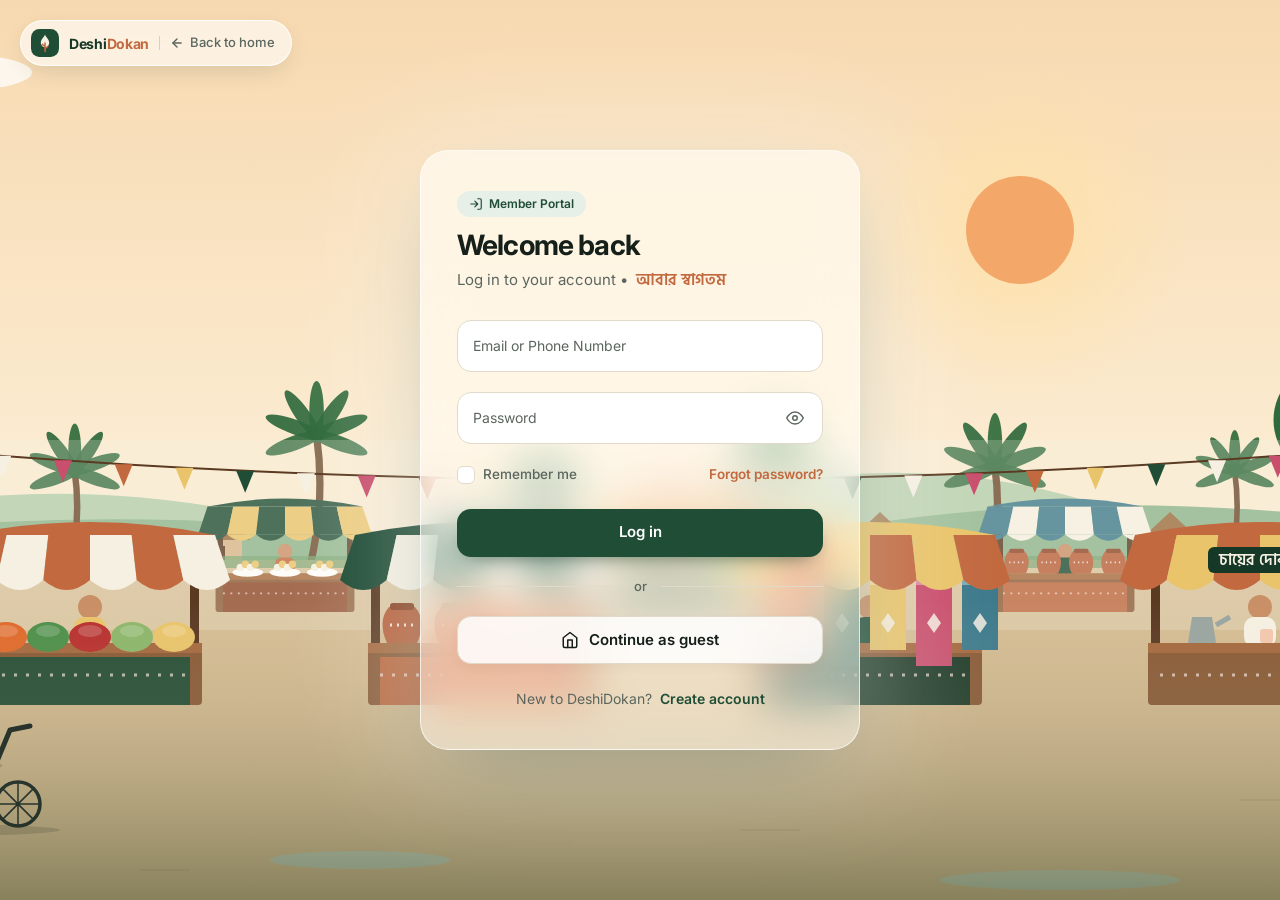
<file: pages/login.html>
<!DOCTYPE html>
<html lang="en">
<head>
<meta charset="UTF-8">
<script>try{if(sessionStorage.getItem('dd_intro')){document.documentElement.classList.add('no-intro')}else{sessionStorage.setItem('dd_intro','1')}}catch(e){}</script>
<meta name="viewport" content="width=device-width, initial-scale=1">
<title>Log in — DeshiDokan | দেশীদোকান</title>
<meta name="description" content="Log in to DeshiDokan - Connect with authentic heritage products across 64 districts of Bangladesh.">
<link rel="preconnect" href="https://fonts.googleapis.com">
<link rel="preconnect" href="https://fonts.gstatic.com" crossorigin>
<link href="https://fonts.googleapis.com/css2?family=Inter:wght@400;500;600;700&family=Hind+Siliguri:wght@500;600;700&display=swap" rel="stylesheet">
<!--
=============================================================================
DeshiDokan — Login Page (Frontend-Only, Self-Contained)
Sections:
  1. Design Tokens & Reset
  2. Ambient Background & Haat Bazar Canvas Integration
  3. Intro Curtain Animation (Session-Aware)
  4. Centered Frosted-Glass Card Layout
  5. Floating Top-Left "Back to Home" Glass Pill
  6. Floating Label Inputs, Password Toggle, Checkbox, Buttons & Toast
  7. Responsive Breakpoints (Desktop, Tablet, Mobile 360px+)
  8. Interactive JavaScript (3D card tilt, Validation, Demo Simulation)
=============================================================================
-->
<style>
.no-intro .intro{display:none!important}
.bg-ambient{display:none}

:root {
  --forest: #1F4D36;
  --forest-deep: #153827;
  --forest-wash: #E6EFE8;
  --cream: #F6F0E3;
  --cream-2: #EFE6D2;
  --white: #ffffff;
  --terra: #C2693F;
  --terra-wash: #F6E3D8;
  --ink: #16201A;
  --muted: #5B665F;
  --border: #E1DACA;
  --gold: #D4A347;
  --gold-wash: #FAF2DF;
  --error: #C24A3F;
  --error-wash: #FDF0EE;
  --success: #267A4F;
  --ease: cubic-bezier(.22, 1, .36, 1);
}

* { box-sizing: border-box; margin: 0; padding: 0; }
html { scroll-behavior: smooth; height: 100%; }

body {
  font-family: Inter, system-ui, -apple-system, BlinkMacSystemFont, "Segoe UI", Roboto, sans-serif;
  color: var(--ink);
  background: linear-gradient(135deg, #F8F3E7 0%, #F3ECDA 50%, #E7EFE2 100%);
  min-height: 100vh;
  min-height: 100svh;
  display: flex;
  align-items: center;
  justify-content: center;
  padding: 16px;
  -webkit-font-smoothing: antialiased;
  line-height: 1.5;
  overflow-x: clip;
  position: relative;
}

.bn { font-family: "Hind Siliguri", Inter, sans-serif; }
a { color: inherit; text-decoration: none; }
button { font: inherit; cursor: pointer; border: 0; background: none; color: inherit; }

:focus-visible {
  outline: 2px solid var(--forest);
  outline-offset: 3px;
  border-radius: 8px;
}

/* Background grid & ambient glow blobs */
.bg-ambient {
  position: fixed;
  inset: 0;
  pointer-events: none;
  z-index: 0;
  overflow: hidden;
}

/* Intro Curtain (Matches DeshiDokan homepage intro) */
.intro {
  position: fixed;
  inset: 0;
  z-index: 9999;
  display: grid;
  place-items: center;
  background: var(--forest-deep);
  transition: transform 0.9s var(--ease) 0.1s, opacity 0.4s ease 1s;
  animation: introOut 0s linear 1.6s forwards;
  pointer-events: none;
}
.intro .ripple {
  position: absolute;
  width: 20px;
  height: 20px;
  border-radius: 50%;
  background: rgba(246, 240, 227, 0.15);
  animation: ripple 1.6s var(--ease) 0.1s forwards;
}
.intro-brand {
  display: flex;
  align-items: center;
  gap: 12px;
  color: var(--cream);
  font-size: 2.2rem;
  font-weight: 600;
  letter-spacing: -0.03em;
  position: relative;
}
.intro-brand .mark {
  width: 44px;
  height: 44px;
  animation: pop 0.7s var(--ease) both;
}
.intro-brand span.l {
  display: inline-block;
  opacity: 0;
  transform: translateY(14px);
  animation: rise 0.5s var(--ease) forwards;
}
body.ready .intro {
  transform: translateY(-100%);
}
@keyframes ripple { to { transform: scale(150); opacity: 0; } }
@keyframes pop { from { opacity: 0; transform: scale(0.4) rotate(-20deg); } to { opacity: 1; transform: scale(1) rotate(0); } }
@keyframes rise { to { opacity: 1; transform: none; } }
@keyframes introOut { to { visibility: hidden; } }

/* Fixed Top-Left Back to Home Glass Pill */
.nav-back-pill {
  position: fixed;
  top: 20px;
  left: 20px;
  z-index: 100;
  display: inline-flex;
  align-items: center;
  gap: 10px;
  padding: 8px 16px 8px 10px;
  background: rgba(255, 255, 255, 0.6);
  backdrop-filter: blur(14px);
  -webkit-backdrop-filter: blur(14px);
  border: 1px solid rgba(255, 255, 255, 0.85);
  border-radius: 999px;
  box-shadow: 0 8px 24px -6px rgba(21, 56, 39, 0.16);
  color: var(--ink);
  font-size: 13.5px;
  font-weight: 600;
  transition: transform 0.25s var(--ease), background-color 0.25s, box-shadow 0.25s;
}
.nav-back-pill:hover {
  transform: translateY(-2px);
  background: rgba(255, 255, 255, 0.82);
  box-shadow: 0 12px 28px -6px rgba(21, 56, 39, 0.22);
}
.nav-back-pill:focus-visible {
  outline: 2px solid var(--forest);
  outline-offset: 3px;
}
.nav-logo-mark {
  width: 28px;
  height: 28px;
  border-radius: 8px;
  display: flex;
  align-items: center;
  justify-content: center;
  flex-shrink: 0;
}
.nav-logo-mark svg {
  width: 28px;
  height: 28px;
}
.nav-brand-text {
  display: inline-flex;
  align-items: center;
  font-size: 14px;
  font-weight: 700;
  letter-spacing: -0.02em;
  color: var(--forest-deep);
}
.nav-brand-text b {
  color: var(--terra);
}
.nav-divider {
  width: 1px;
  height: 14px;
  background: rgba(22, 32, 26, 0.16);
}
.nav-back-label {
  display: inline-flex;
  align-items: center;
  gap: 6px;
  color: var(--muted);
  font-size: 13px;
  font-weight: 500;
  transition: color 0.2s;
}
.nav-back-pill:hover .nav-back-label {
  color: var(--forest-deep);
}
.nav-back-label svg {
  width: 14px;
  height: 14px;
  transition: transform 0.2s var(--ease);
}
.nav-back-pill:hover .nav-back-label svg {
  transform: translateX(-2px);
}

/* Centered Page Wrapper */
.page-wrap {
  width: 100%;
  display: flex;
  align-items: center;
  justify-content: center;
  position: relative;
  z-index: 10;
  margin: auto;
  perspective: 1000px;
}

/* Centered Card with Soft Faded Glass Look */
.auth-card {
  width: 100%;
  max-width: 440px;
  background: linear-gradient(180deg, rgba(255, 255, 255, 0.68) 0%, rgba(255, 255, 255, 0.52) 100%);
  backdrop-filter: blur(22px) saturate(1.5);
  -webkit-backdrop-filter: blur(22px) saturate(1.5);
  border: 1px solid rgba(255, 255, 255, 0.7);
  border-radius: 28px;
  padding: 40px 36px;
  box-shadow: 
    0 30px 80px -30px rgba(21, 56, 39, 0.35), 
    0 0 120px 20px rgba(255, 255, 255, 0.35);
  opacity: 0;
  transform: translateY(18px);
  filter: blur(10px);
  transition: transform 0.3s var(--ease), box-shadow 0.3s var(--ease), opacity 0.7s var(--ease), filter 0.7s var(--ease);
  position: relative;
}

body.ready .auth-card {
  opacity: 1;
  transform: translateY(0);
  filter: blur(0);
}

/* Header & Typography */
.auth-header {
  margin-bottom: 28px;
}
.auth-badge {
  display: inline-flex;
  align-items: center;
  gap: 6px;
  font-size: 12px;
  font-weight: 600;
  color: var(--forest);
  background: var(--forest-wash);
  padding: 4px 12px;
  border-radius: 999px;
  margin-bottom: 12px;
}
.auth-title {
  font-size: 28px;
  font-weight: 700;
  letter-spacing: -0.03em;
  color: var(--ink);
  line-height: 1.2;
}
.auth-subtitle {
  font-size: 15px;
  color: var(--muted);
  margin-top: 6px;
}
.auth-subtitle .bn {
  font-size: 16px;
  color: var(--terra);
  font-weight: 600;
  margin-left: 4px;
}

/* Staggered Form Entrance Animation */
.stagger-item {
  opacity: 0;
  transform: translateY(18px);
  filter: blur(6px);
  transition: opacity 0.6s var(--ease), transform 0.6s var(--ease), filter 0.6s var(--ease);
}
body.ready .stagger-item {
  opacity: 1;
  transform: translateY(0);
  filter: blur(0);
}
body.ready .s-1 { transition-delay: 0.10s; }
body.ready .s-2 { transition-delay: 0.18s; }
body.ready .s-3 { transition-delay: 0.26s; }
body.ready .s-4 { transition-delay: 0.34s; }
body.ready .s-5 { transition-delay: 0.42s; }
body.ready .s-6 { transition-delay: 0.50s; }
body.ready .s-7 { transition-delay: 0.58s; }

/* Form Fields & Floating Labels */
.form-group {
  position: relative;
  margin-bottom: 20px;
}

.input-wrap {
  position: relative;
  display: flex;
  align-items: center;
}

.form-input {
  width: 100%;
  height: 52px;
  padding: 16px 44px 0 16px;
  background: #ffffff;
  border: 1px solid var(--border);
  border-radius: 14px;
  font-size: 15px;
  font-family: inherit;
  color: var(--ink);
  transition: border-color 0.25s, box-shadow 0.25s, background-color 0.25s;
}

.form-input:hover {
  border-color: #C5BCAC;
}

.form-input:focus {
  border-color: var(--forest);
  background: #ffffff;
  box-shadow: 0 0 0 4px rgba(31, 77, 54, 0.14);
  outline: none;
}

/* Floating Label Behavior */
.floating-label {
  position: absolute;
  left: 16px;
  top: 15px;
  font-size: 14px;
  color: var(--muted);
  pointer-events: none;
  transform-origin: left top;
  transition: transform 0.25s var(--ease), color 0.25s var(--ease), font-size 0.25s var(--ease);
}

.form-input:focus ~ .floating-label,
.form-input:not(:placeholder-shown) ~ .floating-label {
  transform: translateY(-9px) scale(0.78);
  color: var(--forest);
  font-weight: 600;
}

/* Validation Status Styling */
.form-group.has-error .form-input {
  border-color: var(--error) !important;
  background-color: var(--error-wash);
  box-shadow: 0 0 0 3px rgba(194, 74, 63, 0.15) !important;
  animation: shake 0.35s ease-in-out;
}
.form-group.has-error .floating-label {
  color: var(--error) !important;
}

.form-group.has-success .form-input {
  border-color: var(--success);
}
.form-group.has-success .valid-check {
  opacity: 1;
  transform: scale(1);
}

.error-msg {
  display: none;
  font-size: 12px;
  color: var(--error);
  font-weight: 500;
  margin-top: 6px;
  margin-left: 4px;
  animation: slideDown 0.25s var(--ease);
}
.form-group.has-error .error-msg {
  display: flex;
  align-items: center;
  gap: 4px;
}

@keyframes shake {
  0%, 100% { transform: translateX(0); }
  20%, 60% { transform: translateX(-5px); }
  40%, 80% { transform: translateX(5px); }
}
@keyframes slideDown {
  from { opacity: 0; transform: translateY(-4px); }
  to { opacity: 1; transform: translateY(0); }
}

/* Input Icons */
.input-action-btn {
  position: absolute;
  right: 12px;
  top: 50%;
  transform: translateY(-50%);
  width: 32px;
  height: 32px;
  border-radius: 8px;
  display: grid;
  place-items: center;
  color: var(--muted);
  transition: color 0.2s, background-color 0.2s;
}
.input-action-btn:hover {
  color: var(--ink);
  background: var(--cream-2);
}
.input-action-btn svg {
  width: 18px;
  height: 18px;
}

.valid-check {
  position: absolute;
  right: 12px;
  top: 50%;
  transform: translateY(-50%) scale(0.6);
  width: 22px;
  height: 22px;
  border-radius: 50%;
  background: var(--success);
  color: #ffffff;
  display: grid;
  place-items: center;
  opacity: 0;
  pointer-events: none;
  transition: opacity 0.25s var(--ease), transform 0.25s var(--ease);
}
.valid-check svg {
  width: 14px;
  height: 14px;
}
.input-wrap.has-toggle .valid-check {
  right: 44px;
}

/* Options Bar: Remember me & Forgot Password */
.options-bar {
  display: flex;
  align-items: center;
  justify-content: space-between;
  margin: 6px 0 24px;
  font-size: 13.5px;
}

.custom-checkbox {
  display: inline-flex;
  align-items: center;
  gap: 8px;
  cursor: pointer;
  user-select: none;
  color: var(--muted);
  font-weight: 500;
}
.custom-checkbox input {
  position: absolute;
  opacity: 0;
  pointer-events: none;
}
.checkbox-box {
  width: 18px;
  height: 18px;
  border-radius: 6px;
  border: 1.5px solid var(--border);
  background: #ffffff;
  display: grid;
  place-items: center;
  color: #ffffff;
  transition: background-color 0.2s, border-color 0.2s, box-shadow 0.2s;
}
.checkbox-box svg {
  width: 12px;
  height: 12px;
  stroke-dasharray: 20;
  stroke-dashoffset: 20;
  transition: stroke-dashoffset 0.25s var(--ease);
}
.custom-checkbox input:checked ~ .checkbox-box {
  background: var(--forest);
  border-color: var(--forest);
  box-shadow: 0 2px 6px rgba(31, 77, 54, 0.3);
}
.custom-checkbox input:checked ~ .checkbox-box svg {
  stroke-dashoffset: 0;
}
.custom-checkbox input:focus-visible ~ .checkbox-box {
  outline: 2px solid var(--forest);
  outline-offset: 2px;
}

.forgot-link {
  color: var(--terra);
  font-weight: 600;
  transition: color 0.2s, text-decoration 0.2s;
}
.forgot-link:hover {
  text-decoration: underline;
  color: #A9562E;
}

/* Primary Button with Diagonal Shine and Ripple */
.btn {
  position: relative;
  overflow: hidden;
  display: inline-flex;
  align-items: center;
  justify-content: center;
  gap: 10px;
  width: 100%;
  height: 48px;
  padding: 0 22px;
  border-radius: 14px;
  font-weight: 600;
  font-size: 15px;
  transition: transform 0.3s var(--ease), background-color 0.3s, box-shadow 0.3s;
  user-select: none;
}

.btn-primary {
  background: var(--forest);
  color: #ffffff;
  box-shadow: 0 10px 22px -12px rgba(21, 56, 39, 0.8);
}
.btn-primary:hover {
  background: var(--forest-deep);
  transform: translateY(-2px);
  box-shadow: 0 14px 26px -12px rgba(21, 56, 39, 0.9);
}
.btn-primary::after {
  content: "";
  position: absolute;
  inset: 0;
  background: linear-gradient(110deg, transparent 30%, rgba(255, 255, 255, 0.28) 50%, transparent 70%);
  transform: translateX(-120%);
  transition: transform 0.8s var(--ease);
}
.btn-primary:hover::after {
  transform: translateX(120%);
}

.btn-ghost {
  background: rgba(255, 255, 255, 0.85);
  border: 1px solid var(--border);
  color: var(--ink);
  box-shadow: 0 4px 12px rgba(0, 0, 0, 0.04);
}
.btn-ghost:hover {
  background: #ffffff;
  transform: translateY(-2px);
  border-color: #C5BCAC;
  box-shadow: 0 8px 18px rgba(0, 0, 0, 0.08);
}

/* Button States */
.btn-spinner {
  display: none;
  width: 20px;
  height: 20px;
  border: 2.5px solid rgba(255, 255, 255, 0.35);
  border-top-color: #ffffff;
  border-radius: 50%;
  animation: spin 0.8s linear infinite;
}
.btn.is-loading .btn-text { opacity: 0; }
.btn.is-loading .btn-spinner { display: inline-block; position: absolute; }
.btn.is-loading { pointer-events: none; }

.btn.is-success {
  background: var(--success) !important;
}
.btn-check-icon {
  display: none;
  width: 22px;
  height: 22px;
}
.btn.is-success .btn-text { display: none; }
.btn.is-success .btn-spinner { display: none; }
.btn.is-success .btn-check-icon { display: inline-block; }

@keyframes spin { to { transform: rotate(360deg); } }

/* Ripple Effect */
.ripple-wave {
  position: absolute;
  border-radius: 50%;
  background: rgba(255, 255, 255, 0.4);
  transform: scale(0);
  animation: btnRipple 0.6s linear;
  pointer-events: none;
}
@keyframes btnRipple {
  to { transform: scale(3.5); opacity: 0; }
}

/* Divider */
.divider {
  display: flex;
  align-items: center;
  gap: 14px;
  margin: 20px 0;
  color: var(--muted);
  font-size: 13px;
  font-weight: 500;
}
.divider::before, .divider::after {
  content: "";
  flex: 1;
  height: 1px;
  background: var(--border);
}

/* Footer */
.auth-footer {
  text-align: center;
  margin-top: 24px;
  font-size: 14px;
  color: var(--muted);
}
.auth-footer a {
  color: var(--forest);
  font-weight: 600;
  margin-left: 4px;
  transition: color 0.2s, text-decoration 0.2s;
}
.auth-footer a:hover {
  text-decoration: underline;
  color: var(--forest-deep);
}

/* Toast Notification */
.toast-container {
  position: fixed;
  bottom: 24px;
  right: 24px;
  z-index: 10000;
  display: flex;
  flex-direction: column;
  gap: 10px;
  pointer-events: none;
}

.toast {
  pointer-events: auto;
  display: inline-flex;
  align-items: center;
  gap: 10px;
  padding: 12px 20px;
  background: var(--forest-deep);
  color: var(--cream);
  border-radius: 14px;
  font-size: 14px;
  font-weight: 500;
  box-shadow: 0 16px 36px -10px rgba(22, 32, 26, 0.5);
  border: 1px solid rgba(255, 255, 255, 0.15);
  transform: translateY(20px) scale(0.95);
  opacity: 0;
  transition: transform 0.35s var(--ease), opacity 0.35s var(--ease);
}
.toast.active {
  transform: translateY(0) scale(1);
  opacity: 1;
}
.toast.toast-terra {
  background: var(--terra);
}
.toast.toast-error {
  background: var(--error);
}
.toast svg {
  width: 18px;
  height: 18px;
  flex-shrink: 0;
}

/* Responsive Media Queries */
@media (max-width: 600px) {
  body {
    padding: 70px 16px 24px;
    align-items: center;
  }
  .nav-back-pill {
    top: 14px;
    left: 14px;
    padding: 7px 12px 7px 8px;
  }
  .nav-brand-text, .nav-divider {
    display: none;
  }
  .nav-back-label span {
    display: inline;
  }
}

@media (max-width: 480px) {
  .auth-card {
    padding: 30px 22px;
    border-radius: 24px;
  }
  .auth-title {
    font-size: 24px;
  }
  .options-bar {
    flex-direction: column;
    align-items: flex-start;
    gap: 12px;
  }
}

/* Accessibility: Reduced Motion */
@media (prefers-reduced-motion: reduce) {
  *, ::before, ::after {
    animation-duration: 0.01ms !important;
    animation-iteration-count: 1 !important;
    transition-duration: 0.01ms !important;
  }
  .intro { display: none !important; }
  .auth-card { opacity: 1 !important; transform: none !important; filter: none !important; }
  body.ready .stagger-item { opacity: 1 !important; transform: none !important; filter: none !important; }
}
</style>
</head>
<body>

<!-- Ambient Faint Grid & Colored Floating Blobs -->
<div class="bg-ambient" aria-hidden="true"></div>

<!-- Top-Left Navigation Back Pill -->
<a href="../index.html" class="nav-back-pill" aria-label="Back to home">
  <span class="nav-logo-mark" aria-hidden="true">
    <svg viewBox="0 0 40 40">
      <rect width="40" height="40" rx="12" fill="#1F4D36"/>
      <path d="M20 8c-1 4-6 6-6 12a6 6 0 0 0 12 0c0-6-5-8-6-12Z" fill="#F6F0E3"/>
      <path d="M20 20v12M20 25l-4-3M20 28l4-3" stroke="#C2693F" stroke-width="2.2" stroke-linecap="round" fill="none"/>
    </svg>
  </span>
  <span class="nav-brand-text">Deshi<b>Dokan</b></span>
  <span class="nav-divider" aria-hidden="true"></span>
  <span class="nav-back-label">
    <svg viewBox="0 0 24 24" fill="none" stroke="currentColor" stroke-width="2.5" stroke-linecap="round" stroke-linejoin="round">
      <line x1="19" y1="12" x2="5" y2="12"></line>
      <polyline points="12 19 5 12 12 5"></polyline>
    </svg>
    <span>Back to home</span>
  </span>
</a>

<!-- Intro Curtain (Branded Entrance Animation) -->
<div class="intro" id="introCurtain" aria-hidden="true">
  <div class="ripple"></div>
  <div class="intro-brand">
    <svg class="mark" viewBox="0 0 40 40">
      <rect width="40" height="40" rx="12" fill="#1F4D36"/>
      <path d="M20 8c-1 4-6 6-6 12a6 6 0 0 0 12 0c0-6-5-8-6-12Z" fill="#F6F0E3"/>
      <path d="M20 20v12M20 25l-4-3M20 28l4-3" stroke="#C2693F" stroke-width="2" stroke-linecap="round" fill="none"/>
    </svg>
    <span id="introLetters"></span>
  </div>
</div>

<!-- Toast Notifications Container -->
<div class="toast-container" id="toastContainer" aria-live="polite"></div>

<!-- Centered Screen Layout -->
<main class="page-wrap">

  <!-- Centered Form Card -->
  <div class="auth-card" id="loginCard">
    
    <!-- Card Header -->
    <header class="auth-header stagger-item s-1">
      <div class="auth-badge">
        <svg width="14" height="14" viewBox="0 0 24 24" fill="none" stroke="currentColor" stroke-width="2" stroke-linecap="round" stroke-linejoin="round">
          <path d="M15 3h4a2 2 0 0 1 2 2v14a2 2 0 0 1-2 2h-4M10 17l5-5-5-5M15 12H3"/>
        </svg>
        <span>Member Portal</span>
      </div>
      <h1 class="auth-title">Welcome back</h1>
      <p class="auth-subtitle">Log in to your account • <span class="bn">আবার স্বাগতম</span></p>
    </header>

    <!-- Login Form (Frontend Only, Novalidate) -->
    <form id="loginForm" novalidate>
      
      <!-- Field 1: Email or Phone -->
      <div class="form-group stagger-item s-2" id="groupEmail">
        <div class="input-wrap">
          <input 
            type="text" 
            id="userAccount" 
            name="email" 
            class="form-input" 
            placeholder=" " 
            autocomplete="username" 
            required 
            aria-describedby="emailError"
          >
          <label for="userAccount" class="floating-label">Email or Phone Number</label>
          <div class="valid-check" aria-hidden="true">
            <svg viewBox="0 0 24 24" fill="none" stroke="currentColor" stroke-width="3" stroke-linecap="round" stroke-linejoin="round">
              <polyline points="20 6 9 17 4 12"></polyline>
            </svg>
          </div>
        </div>
        <div class="error-msg" id="emailError" role="alert">
          <svg width="13" height="13" viewBox="0 0 24 24" fill="none" stroke="currentColor" stroke-width="2.5">
            <circle cx="12" cy="12" r="10"/><line x1="12" y1="8" x2="12" y2="12"/><line x1="12" y1="16" x2="12.01" y2="16"/>
          </svg>
          <span class="err-text">Please enter a valid email or 11-digit phone number</span>
        </div>
      </div>

      <!-- Field 2: Password with Show/Hide toggle -->
      <div class="form-group stagger-item s-3" id="groupPassword">
        <div class="input-wrap has-toggle">
          <input 
            type="password" 
            id="userPassword" 
            name="password" 
            class="form-input" 
            placeholder=" " 
            autocomplete="current-password" 
            required 
            aria-describedby="passwordError"
          >
          <label for="userPassword" class="floating-label">Password</label>
          <div class="valid-check" aria-hidden="true">
            <svg viewBox="0 0 24 24" fill="none" stroke="currentColor" stroke-width="3" stroke-linecap="round" stroke-linejoin="round">
              <polyline points="20 6 9 17 4 12"></polyline>
            </svg>
          </div>
          <button type="button" class="input-action-btn" id="togglePasswordBtn" aria-label="Toggle password visibility">
            <!-- Eye open icon -->
            <svg id="eyeOpen" viewBox="0 0 24 24" fill="none" stroke="currentColor" stroke-width="2" stroke-linecap="round" stroke-linejoin="round">
              <path d="M1 12s4-8 11-8 11 8 11 8-4 8-11 8-11-8-11-8z"/>
              <circle cx="12" cy="12" r="3"/>
            </svg>
            <!-- Eye closed icon -->
            <svg id="eyeClosed" style="display:none;" viewBox="0 0 24 24" fill="none" stroke="currentColor" stroke-width="2" stroke-linecap="round" stroke-linejoin="round">
              <path d="M17.94 17.94A10.07 10.07 0 0 1 12 20c-7 0-11-8-11-8a18.45 18.45 0 0 1 5.06-5.94M9.9 4.24A9.12 9.12 0 0 1 12 4c7 0 11 8 11 8a18.5 18.5 0 0 1-2.16 3.19m-6.72-1.07a3 3 0 1 1-4.24-4.24"/>
              <line x1="1" y1="1" x2="23" y2="23"/>
            </svg>
          </button>
        </div>
        <div class="error-msg" id="passwordError" role="alert">
          <svg width="13" height="13" viewBox="0 0 24 24" fill="none" stroke="currentColor" stroke-width="2.5">
            <circle cx="12" cy="12" r="10"/><line x1="12" y1="8" x2="12" y2="12"/><line x1="12" y1="16" x2="12.01" y2="16"/>
          </svg>
          <span class="err-text">Password must be at least 8 characters</span>
        </div>
      </div>

      <!-- Options: Custom Checkbox & Forgot Password -->
      <div class="options-bar stagger-item s-4">
        <label class="custom-checkbox">
          <input type="checkbox" name="remember" id="rememberMe">
          <span class="checkbox-box" aria-hidden="true">
            <svg viewBox="0 0 24 24" fill="none" stroke="currentColor" stroke-width="3" stroke-linecap="round" stroke-linejoin="round">
              <polyline points="20 6 9 17 4 12"></polyline>
            </svg>
          </span>
          <span>Remember me</span>
        </label>
        <a href="#" class="forgot-link" id="forgotPassLink">Forgot password?</a>
      </div>

      <!-- Submit Button -->
      <div class="stagger-item s-5">
        <button type="submit" class="btn btn-primary" id="loginBtn">
          <span class="btn-text">Log in</span>
          <span class="btn-spinner" aria-hidden="true"></span>
          <svg class="btn-check-icon" viewBox="0 0 24 24" fill="none" stroke="currentColor" stroke-width="3" stroke-linecap="round" stroke-linejoin="round">
            <polyline points="20 6 9 17 4 12"></polyline>
          </svg>
        </button>
      </div>

    </form>

    <!-- Divider -->
    <div class="divider stagger-item s-6">or</div>

    <!-- Guest Access Ghost Button -->
    <div class="stagger-item s-6">
      <a href="../index.html" class="btn btn-ghost">
        <svg width="18" height="18" viewBox="0 0 24 24" fill="none" stroke="currentColor" stroke-width="2" stroke-linecap="round" stroke-linejoin="round">
          <path d="M3 9l9-7 9 7v11a2 2 0 0 1-2 2H5a2 2 0 0 1-2-2z"></path>
          <polyline points="9 22 9 12 15 12 15 22"></polyline>
        </svg>
        <span>Continue as guest</span>
      </a>
    </div>

    <!-- Footer: Link to Registration -->
    <footer class="auth-footer stagger-item s-7">
      <span>New to DeshiDokan?</span>
      <a href="register.html">Create account</a>
    </footer>

  </div>

</main>

<!-- Vanilla JavaScript (Interactivity, Validation, Animations, No Libraries) -->
<script>
(function() {
  'use strict';

  // 1. DOM Elements
  var body = document.body;
  var introCurtain = document.getElementById('introCurtain');
  var introLetters = document.getElementById('introLetters');
  var loginForm = document.getElementById('loginForm');
  var userInput = document.getElementById('userAccount');
  var passInput = document.getElementById('userPassword');
  var groupEmail = document.getElementById('groupEmail');
  var groupPassword = document.getElementById('groupPassword');
  var togglePassBtn = document.getElementById('togglePasswordBtn');
  var eyeOpen = document.getElementById('eyeOpen');
  var eyeClosed = document.getElementById('eyeClosed');
  var forgotPassLink = document.getElementById('forgotPassLink');
  var loginBtn = document.getElementById('loginBtn');
  var loginCard = document.getElementById('loginCard');
  var toastContainer = document.getElementById('toastContainer');
  var prefersReduced = window.matchMedia('(prefers-reduced-motion: reduce)').matches;

  // 2. Intro Curtain Letter Animation
  var skip = document.documentElement.classList.contains('no-intro');
  if (!prefersReduced && !skip && introLetters) {
    var brandName = 'DeshiDokan';
    brandName.split('').forEach(function(letter, i) {
      var span = document.createElement('span');
      span.className = 'l';
      span.textContent = letter;
      span.style.animationDelay = (0.2 + i * 0.05) + 's';
      introLetters.appendChild(span);
    });
    setTimeout(function() {
      body.classList.add('ready');
    }, 1100);
  } else {
    body.classList.add('ready');
    if (introCurtain) introCurtain.style.display = 'none';
  }

  // 3. Subtle 3D Tilt on Login Card (max 3deg on desktop only)
  if (!prefersReduced && loginCard && window.innerWidth > 900) {
    loginCard.addEventListener('mousemove', function(e) {
      var rect = loginCard.getBoundingClientRect();
      var x = (e.clientX - rect.left) / rect.width - 0.5;
      var y = (e.clientY - rect.top) / rect.height - 0.5;
      loginCard.style.transform = 'perspective(1000px) rotateY(' + (x * 3) + 'deg) rotateX(' + (-y * 3) + 'deg)';
    });

    loginCard.addEventListener('mouseleave', function() {
      loginCard.style.transform = 'perspective(1000px) rotateY(0deg) rotateX(0deg)';
    });
  }

  // 4. Toast Notification System
  function showToast(message, type) {
    var toast = document.createElement('div');
    toast.className = 'toast' + (type ? ' toast-' + type : '');
    
    var iconSvg = '<svg viewBox="0 0 24 24" fill="none" stroke="currentColor" stroke-width="2.5" stroke-linecap="round" stroke-linejoin="round"><circle cx="12" cy="12" r="10"/><path d="M12 16v-4M12 8h.01"/></svg>';
    if (type === 'success') {
      iconSvg = '<svg viewBox="0 0 24 24" fill="none" stroke="currentColor" stroke-width="2.5" stroke-linecap="round" stroke-linejoin="round"><polyline points="20 6 9 17 4 12"/></svg>';
    }

    toast.innerHTML = iconSvg + '<span>' + message + '</span>';
    toastContainer.appendChild(toast);

    // Trigger entrance animation
    setTimeout(function() { toast.classList.add('active'); }, 20);

    // Auto dismiss after 3.2s
    setTimeout(function() {
      toast.classList.remove('active');
      setTimeout(function() {
        if (toast.parentNode) toast.parentNode.removeChild(toast);
      }, 400);
    }, 3200);
  }

  // 5. Show/Hide Password Toggle
  togglePassBtn.addEventListener('click', function() {
    var isPass = passInput.type === 'password';
    passInput.type = isPass ? 'text' : 'password';
    eyeOpen.style.display = isPass ? 'none' : 'block';
    eyeClosed.style.display = isPass ? 'block' : 'none';
    passInput.focus();
  });

  // 6. Forgot Password Link Toast
  forgotPassLink.addEventListener('click', function(e) {
    e.preventDefault();
    showToast('Password reset is not connected yet (Frontend Demo).', 'terra');
  });

  // 7. Form Validation Logic
  var emailRegex = /^[^\s@]+@[^\s@]+\.[^\s@]+$/;
  var bdPhoneRegex = /^(?:\+88|88)?(01[3-9]\d{8})$/;

  function validateAccountField() {
    var val = userInput.value.trim();
    if (!val) {
      setFieldError(groupEmail, 'Email or phone number is required');
      return false;
    }
    var cleanPhone = val.replace(/[\s-]/g, '');
    var isEmail = emailRegex.test(val);
    var isPhone = bdPhoneRegex.test(cleanPhone);

    if (!isEmail && !isPhone) {
      setFieldError(groupEmail, 'Enter a valid email or 11-digit BD phone (+8801...)');
      return false;
    }
    setFieldSuccess(groupEmail);
    return true;
  }

  function validatePasswordField() {
    var val = passInput.value;
    if (!val) {
      setFieldError(groupPassword, 'Password is required');
      return false;
    }
    if (val.length < 8) {
      setFieldError(groupPassword, 'Password must be at least 8 characters');
      return false;
    }
    setFieldSuccess(groupPassword);
    return true;
  }

  function setFieldError(group, msg) {
    group.classList.remove('has-success');
    group.classList.add('has-error');
    var input = group.querySelector('.form-input');
    if (input) input.setAttribute('aria-invalid', 'true');
    var errEl = group.querySelector('.err-text');
    if (errEl) errEl.textContent = msg;
  }

  function setFieldSuccess(group) {
    group.classList.remove('has-error');
    group.classList.add('has-success');
    var input = group.querySelector('.form-input');
    if (input) input.removeAttribute('aria-invalid');
  }

  userInput.addEventListener('blur', validateAccountField);
  passInput.addEventListener('blur', validatePasswordField);

  userInput.addEventListener('input', function() {
    if (groupEmail.classList.contains('has-error')) {
      groupEmail.classList.remove('has-error');
    }
  });
  passInput.addEventListener('input', function() {
    if (groupPassword.classList.contains('has-error')) {
      groupPassword.classList.remove('has-error');
    }
  });

  // 8. Button Ripple Click Effect
  loginBtn.addEventListener('click', function(e) {
    var rect = loginBtn.getBoundingClientRect();
    var ripple = document.createElement('span');
    ripple.className = 'ripple-wave';
    var size = Math.max(rect.width, rect.height);
    ripple.style.width = ripple.style.height = size + 'px';
    ripple.style.left = (e.clientX - rect.left - size / 2) + 'px';
    ripple.style.top = (e.clientY - rect.top - size / 2) + 'px';
    loginBtn.appendChild(ripple);
    setTimeout(function() { if (ripple.parentNode) ripple.parentNode.removeChild(ripple); }, 600);
  });

  // 9. Form Submission
  loginForm.addEventListener('submit', function(e) {
    e.preventDefault();

    var isAccountValid = validateAccountField();
    var isPassValid = validatePasswordField();

    if (!isAccountValid || !isPassValid) {
      showToast('Please correct the highlighted fields.', 'error');
      return;
    }

    loginBtn.classList.add('is-loading');
    loginBtn.disabled = true;

    try {
      var rememberChecked = document.getElementById('rememberMe').checked;
      if (rememberChecked) {
        localStorage.setItem('dd_demo_user', JSON.stringify({
          account: userInput.value.trim(),
          loggedAt: new Date().toISOString()
        }));
      }
    } catch (err) {}

    // Simulate backend response after 1.2s
    // DEMO ONLY: replace with fetch() to backend later.
    setTimeout(function() {
      loginBtn.classList.remove('is-loading');
      loginBtn.classList.add('is-success');

      showToast('Demo login successful! Redirecting...', 'success');

      setTimeout(function() {
        window.location.href = '../index.html';
      }, 1000);
    }, 1200);
  });

  /*
  =============================================================================
  BACKEND INTEGRATION BLUEPRINT (FOR FUTURE REAL API HOOKUP)
  =============================================================================
  async function submitLoginToBackend(payload) {
    try {
      const response = await fetch('/api/v1/auth/login', {
        method: 'POST',
        headers: { 'Content-Type': 'application/json', 'Accept': 'application/json' },
        body: JSON.stringify(payload)
      });
      const data = await response.json();
      if (!response.ok) throw new Error(data.message || 'Login failed');
      return data;
    } catch (error) {
      showToast(error.message, 'error');
      throw error;
    }
  }
  =============================================================================
  */

})();
</script>

<script src="../haat-bg.js"></script>
</body>
</html>
</file>
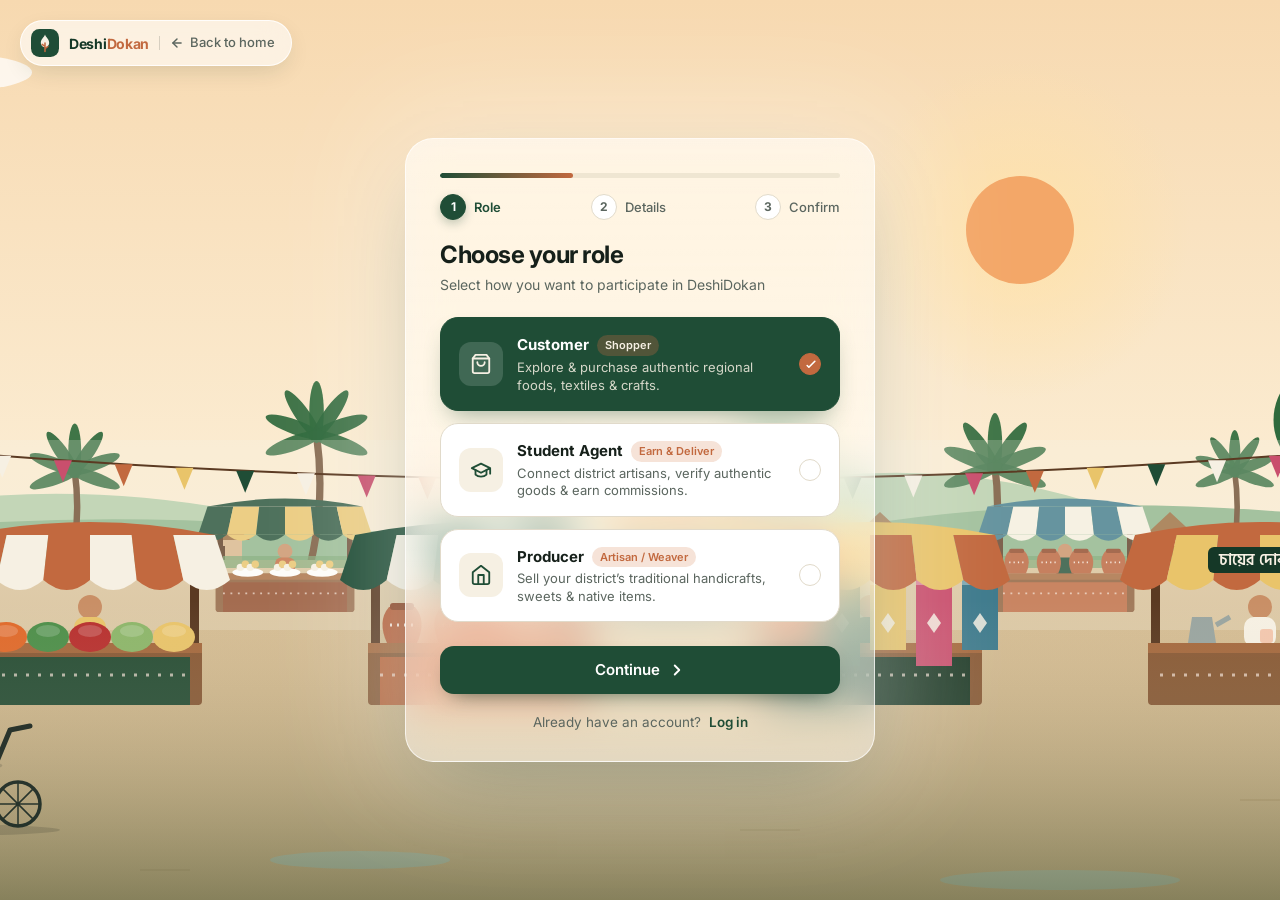
<file: pages/register.html>
<!DOCTYPE html>
<html lang="en">
<head>
<meta charset="UTF-8">
<script>try{if(sessionStorage.getItem('dd_intro')){document.documentElement.classList.add('no-intro')}else{sessionStorage.setItem('dd_intro','1')}}catch(e){}</script>
<meta name="viewport" content="width=device-width, initial-scale=1">
<title>Create an Account — DeshiDokan | দেশীদোকান</title>
<meta name="description" content="Join DeshiDokan as a Customer, Student Agent, or Heritage Producer across Bangladesh.">
<link rel="preconnect" href="https://fonts.googleapis.com">
<link rel="preconnect" href="https://fonts.gstatic.com" crossorigin>
<link href="https://fonts.googleapis.com/css2?family=Inter:wght@400;500;600;700&family=Hind+Siliguri:wght@500;600;700&display=swap" rel="stylesheet">
<!--
=============================================================================
DeshiDokan — Register Page (Frontend-Only, Self-Contained)
Sections:
  1. Design Tokens & Reset
  2. Ambient Background & Haat Bazar Integration
  3. Intro Curtain Animation (Session-Aware)
  4. Centered Frosted-Glass Card Layout
  5. Floating Top-Left "Back to Home" Glass Pill
  6. 3-Step Registration Wizard (Progress bar, Step indicators)
     - Step 1: Role Selection (Customer, Student Agent, Producer)
     - Step 2: Personal Details + Live Strength Meter + Dynamic Fields
     - Step 3: Location / Verification Pending Notice + Terms & Conditions
     - Success Screen: Animated SVG Check Draw & Theme Confetti
  7. Responsive Breakpoints (360px to 1440px+)
  8. Interactive JavaScript (Direction-aware slide transitions, Validation,
     Strength evaluation, Confetti particle engine, Accessible controls)
=============================================================================
-->
<style>
.no-intro .intro{display:none!important}
.bg-ambient{display:none}

:root {
  --forest: #1F4D36;
  --forest-deep: #153827;
  --forest-wash: #E6EFE8;
  --cream: #F6F0E3;
  --cream-2: #EFE6D2;
  --white: #ffffff;
  --terra: #C2693F;
  --terra-wash: #F6E3D8;
  --ink: #16201A;
  --muted: #5B665F;
  --border: #E1DACA;
  --gold: #D4A347;
  --gold-wash: #FAF2DF;
  --error: #C24A3F;
  --error-wash: #FDF0EE;
  --success: #267A4F;
  --ease: cubic-bezier(.22, 1, .36, 1);
}

* { box-sizing: border-box; margin: 0; padding: 0; }
html { scroll-behavior: smooth; height: 100%; }

body {
  font-family: Inter, system-ui, -apple-system, BlinkMacSystemFont, "Segoe UI", Roboto, sans-serif;
  color: var(--ink);
  background: linear-gradient(135deg, #F8F3E7 0%, #F3ECDA 50%, #E7EFE2 100%);
  min-height: 100vh;
  min-height: 100svh;
  display: flex;
  align-items: center;
  justify-content: center;
  padding: 16px;
  -webkit-font-smoothing: antialiased;
  line-height: 1.5;
  overflow-x: clip;
  position: relative;
}

.bn { font-family: "Hind Siliguri", Inter, sans-serif; }
a { color: inherit; text-decoration: none; }
button { font: inherit; cursor: pointer; border: 0; background: none; color: inherit; }

:focus-visible {
  outline: 2px solid var(--forest);
  outline-offset: 3px;
  border-radius: 8px;
}

/* Background grid & ambient glow blobs */
.bg-ambient {
  position: fixed;
  inset: 0;
  pointer-events: none;
  z-index: 0;
  overflow: hidden;
}

/* Intro Curtain */
.intro {
  position: fixed;
  inset: 0;
  z-index: 9999;
  display: grid;
  place-items: center;
  background: var(--forest-deep);
  transition: transform 0.9s var(--ease) 0.1s, opacity 0.4s ease 1s;
  animation: introOut 0s linear 1.6s forwards;
  pointer-events: none;
}
.intro .ripple {
  position: absolute;
  width: 20px;
  height: 20px;
  border-radius: 50%;
  background: rgba(246, 240, 227, 0.15);
  animation: ripple 1.6s var(--ease) 0.1s forwards;
}
.intro-brand {
  display: flex;
  align-items: center;
  gap: 12px;
  color: var(--cream);
  font-size: 2.2rem;
  font-weight: 600;
  letter-spacing: -0.03em;
  position: relative;
}
.intro-brand .mark {
  width: 44px;
  height: 44px;
  animation: pop 0.7s var(--ease) both;
}
.intro-brand span.l {
  display: inline-block;
  opacity: 0;
  transform: translateY(14px);
  animation: rise 0.5s var(--ease) forwards;
}
body.ready .intro {
  transform: translateY(-100%);
}
@keyframes ripple { to { transform: scale(150); opacity: 0; } }
@keyframes pop { from { opacity: 0; transform: scale(0.4) rotate(-20deg); } to { opacity: 1; transform: scale(1) rotate(0); } }
@keyframes rise { to { opacity: 1; transform: none; } }
@keyframes introOut { to { visibility: hidden; } }

/* Fixed Top-Left Back to Home Glass Pill */
.nav-back-pill {
  position: fixed;
  top: 20px;
  left: 20px;
  z-index: 100;
  display: inline-flex;
  align-items: center;
  gap: 10px;
  padding: 8px 16px 8px 10px;
  background: rgba(255, 255, 255, 0.6);
  backdrop-filter: blur(14px);
  -webkit-backdrop-filter: blur(14px);
  border: 1px solid rgba(255, 255, 255, 0.85);
  border-radius: 999px;
  box-shadow: 0 8px 24px -6px rgba(21, 56, 39, 0.16);
  color: var(--ink);
  font-size: 13.5px;
  font-weight: 600;
  transition: transform 0.25s var(--ease), background-color 0.25s, box-shadow 0.25s;
}
.nav-back-pill:hover {
  transform: translateY(-2px);
  background: rgba(255, 255, 255, 0.82);
  box-shadow: 0 12px 28px -6px rgba(21, 56, 39, 0.22);
}
.nav-back-pill:focus-visible {
  outline: 2px solid var(--forest);
  outline-offset: 3px;
}
.nav-logo-mark {
  width: 28px;
  height: 28px;
  border-radius: 8px;
  display: flex;
  align-items: center;
  justify-content: center;
  flex-shrink: 0;
}
.nav-logo-mark svg {
  width: 28px;
  height: 28px;
}
.nav-brand-text {
  display: inline-flex;
  align-items: center;
  font-size: 14px;
  font-weight: 700;
  letter-spacing: -0.02em;
  color: var(--forest-deep);
}
.nav-brand-text b {
  color: var(--terra);
}
.nav-divider {
  width: 1px;
  height: 14px;
  background: rgba(22, 32, 26, 0.16);
}
.nav-back-label {
  display: inline-flex;
  align-items: center;
  gap: 6px;
  color: var(--muted);
  font-size: 13px;
  font-weight: 500;
  transition: color 0.2s;
}
.nav-back-pill:hover .nav-back-label {
  color: var(--forest-deep);
}
.nav-back-label svg {
  width: 14px;
  height: 14px;
  transition: transform 0.2s var(--ease);
}
.nav-back-pill:hover .nav-back-label svg {
  transform: translateX(-2px);
}

/* Centered Page Wrapper */
.page-wrap {
  width: 100%;
  display: flex;
  align-items: center;
  justify-content: center;
  position: relative;
  z-index: 10;
  margin: auto;
  perspective: 1000px;
}

/* Centered Card with Soft Faded Glass Look */
.auth-card {
  width: 100%;
  max-width: 470px;
  background: linear-gradient(180deg, rgba(255, 255, 255, 0.68) 0%, rgba(255, 255, 255, 0.52) 100%);
  backdrop-filter: blur(22px) saturate(1.5);
  -webkit-backdrop-filter: blur(22px) saturate(1.5);
  border: 1px solid rgba(255, 255, 255, 0.7);
  border-radius: 28px;
  padding: 34px 34px 28px;
  box-shadow: 
    0 30px 80px -30px rgba(21, 56, 39, 0.35), 
    0 0 120px 20px rgba(255, 255, 255, 0.35);
  opacity: 0;
  transform: translateY(18px);
  filter: blur(10px);
  transition: transform 0.3s var(--ease), box-shadow 0.3s var(--ease), opacity 0.7s var(--ease), filter 0.7s var(--ease);
  position: relative;
  overflow: hidden;
}

body.ready .auth-card {
  opacity: 1;
  transform: translateY(0);
  filter: blur(0);
}

/* Staggered Form Entrance */
.stagger-item {
  opacity: 0;
  transform: translateY(18px);
  filter: blur(6px);
  transition: opacity 0.6s var(--ease), transform 0.6s var(--ease), filter 0.6s var(--ease);
}
body.ready .stagger-item {
  opacity: 1;
  transform: translateY(0);
  filter: blur(0);
}
body.ready .s-1 { transition-delay: 0.10s; }
body.ready .s-2 { transition-delay: 0.18s; }
body.ready .s-3 { transition-delay: 0.26s; }

/* Wizard Stepper Header */
.stepper-header {
  margin-bottom: 20px;
}
.stepper-bar-track {
  height: 5px;
  background: var(--cream-2);
  border-radius: 999px;
  overflow: hidden;
  margin-bottom: 16px;
  position: relative;
}
.stepper-bar-fill {
  height: 100%;
  width: 33.333%;
  background: linear-gradient(90deg, var(--forest), var(--terra));
  border-radius: 999px;
  transition: width 0.45s var(--ease);
}

.step-indicators {
  display: flex;
  justify-content: space-between;
  position: relative;
}
.step-item {
  display: flex;
  align-items: center;
  gap: 8px;
  color: var(--muted);
  font-size: 13px;
  font-weight: 500;
  transition: color 0.3s var(--ease);
}
.step-circle {
  width: 26px;
  height: 26px;
  border-radius: 50%;
  background: #ffffff;
  border: 1.5px solid var(--border);
  color: var(--muted);
  font-size: 12px;
  font-weight: 700;
  display: grid;
  place-items: center;
  transition: all 0.3s var(--ease);
}
.step-item.active {
  color: var(--forest);
  font-weight: 600;
}
.step-item.active .step-circle {
  border-color: var(--forest);
  background: var(--forest);
  color: #ffffff;
  box-shadow: 0 4px 10px rgba(31, 77, 54, 0.25);
}
.step-item.completed {
  color: var(--forest);
}
.step-item.completed .step-circle {
  border-color: var(--forest);
  background: var(--forest);
  color: #ffffff;
}
.step-circle svg {
  display: none;
  width: 14px;
  height: 14px;
}
.step-item.completed .step-circle svg {
  display: block;
}
.step-item.completed .step-circle span {
  display: none;
}

/* Step Title / Subtitle */
.step-head {
  margin-bottom: 22px;
}
.step-title {
  font-size: 24px;
  font-weight: 700;
  letter-spacing: -0.02em;
  color: var(--ink);
  line-height: 1.25;
}
.step-desc {
  font-size: 14px;
  color: var(--muted);
  margin-top: 4px;
}

/* Wizard Steps Slider Container */
.wizard-steps-container {
  position: relative;
  min-height: 330px;
}
.wizard-step {
  display: none;
  width: 100%;
}
.wizard-step.active {
  display: block;
  animation: stepInLeft 0.4s var(--ease) forwards;
}
.wizard-step.slide-in-right {
  display: block;
  animation: stepInRight 0.4s var(--ease) forwards;
}
.wizard-step.slide-in-left {
  display: block;
  animation: stepInLeft 0.4s var(--ease) forwards;
}

@keyframes stepInLeft {
  from { opacity: 0; transform: translateX(28px); filter: blur(4px); }
  to { opacity: 1; transform: translateX(0); filter: blur(0); }
}
@keyframes stepInRight {
  from { opacity: 0; transform: translateX(-28px); filter: blur(4px); }
  to { opacity: 1; transform: translateX(0); filter: blur(0); }
}

/* STEP 1: Role Selection Cards */
.role-cards-grid {
  display: flex;
  flex-direction: column;
  gap: 12px;
  margin-bottom: 20px;
}
.role-card {
  position: relative;
  display: flex;
  align-items: center;
  gap: 14px;
  padding: 16px 18px;
  border-radius: 18px;
  background: #ffffff;
  border: 1.5px solid var(--border);
  cursor: pointer;
  transition: transform 0.3s var(--ease), border-color 0.3s var(--ease), box-shadow 0.3s var(--ease), background 0.3s;
  user-select: none;
}
.role-card:hover {
  transform: translateY(-2px);
  border-color: #C5BCAC;
  box-shadow: 0 8px 18px -6px rgba(22, 32, 26, 0.08);
}
.role-card input[type="radio"] {
  position: absolute;
  opacity: 0;
  pointer-events: none;
}
.role-icon-box {
  width: 44px;
  height: 44px;
  border-radius: 12px;
  background: var(--cream);
  color: var(--forest);
  display: grid;
  place-items: center;
  transition: background 0.3s, color 0.3s;
  flex-shrink: 0;
}
.role-icon-box svg {
  width: 22px;
  height: 22px;
}
.role-content {
  flex: 1;
}
.role-name {
  font-size: 15px;
  font-weight: 700;
  color: var(--ink);
  display: flex;
  align-items: center;
  gap: 8px;
}
.role-badge {
  font-size: 11px;
  font-weight: 600;
  padding: 2px 8px;
  border-radius: 999px;
  background: var(--terra-wash);
  color: var(--terra);
}
.role-desc {
  font-size: 13px;
  color: var(--muted);
  margin-top: 2px;
  line-height: 1.35;
}
.role-check {
  width: 22px;
  height: 22px;
  border-radius: 50%;
  border: 1.5px solid var(--border);
  background: #ffffff;
  display: grid;
  place-items: center;
  color: #ffffff;
  transition: all 0.3s var(--ease);
  flex-shrink: 0;
}
.role-check svg {
  width: 13px;
  height: 13px;
  stroke-dasharray: 20;
  stroke-dashoffset: 20;
  transition: stroke-dashoffset 0.25s var(--ease);
}

/* Selected Role State (Forest BG, White text) */
.role-card.selected {
  background: var(--forest);
  border-color: var(--forest);
  box-shadow: 0 12px 24px -10px rgba(31, 77, 54, 0.45);
}
.role-card.selected .role-name {
  color: #ffffff;
}
.role-card.selected .role-desc {
  color: rgba(246, 240, 227, 0.85);
}
.role-card.selected .role-icon-box {
  background: rgba(255, 255, 255, 0.15);
  color: var(--cream);
}
.role-card.selected .role-badge {
  background: rgba(194, 105, 63, 0.3);
  color: var(--cream);
}
.role-card.selected .role-check {
  background: var(--terra);
  border-color: var(--terra);
}
.role-card.selected .role-check svg {
  stroke-dashoffset: 0;
}

/* Form Fields & Floating Labels */
.form-group {
  position: relative;
  margin-bottom: 16px;
}

.input-wrap {
  position: relative;
  display: flex;
  align-items: center;
}

.form-input, .form-select {
  width: 100%;
  height: 50px;
  padding: 16px 42px 0 16px;
  background: #ffffff;
  border: 1px solid var(--border);
  border-radius: 14px;
  font-size: 14.5px;
  font-family: inherit;
  color: var(--ink);
  transition: border-color 0.25s, box-shadow 0.25s, background-color 0.25s;
}

.form-select {
  padding-top: 18px;
  appearance: none;
  -webkit-appearance: none;
  cursor: pointer;
}

.select-chevron {
  position: absolute;
  right: 14px;
  top: 50%;
  transform: translateY(-50%);
  pointer-events: none;
  color: var(--muted);
  width: 16px;
  height: 16px;
}

.form-input:hover, .form-select:hover {
  border-color: #C5BCAC;
}

.form-input:focus, .form-select:focus {
  border-color: var(--forest);
  background: #ffffff;
  box-shadow: 0 0 0 4px rgba(31, 77, 54, 0.14);
  outline: none;
}

.floating-label {
  position: absolute;
  left: 16px;
  top: 14px;
  font-size: 14px;
  color: var(--muted);
  pointer-events: none;
  transform-origin: left top;
  transition: transform 0.25s var(--ease), color 0.25s var(--ease), font-size 0.25s var(--ease);
}

.form-input:focus ~ .floating-label,
.form-input:not(:placeholder-shown) ~ .floating-label,
.form-select:focus ~ .floating-label,
.form-select:not([value=""]) ~ .floating-label,
.has-value ~ .floating-label {
  transform: translateY(-9px) scale(0.76);
  color: var(--forest);
  font-weight: 600;
}

/* Phone Input with Fixed +880 Prefix */
.phone-input-wrap {
  position: relative;
  display: flex;
  align-items: center;
}
.phone-prefix {
  position: absolute;
  left: 14px;
  top: 50%;
  transform: translateY(-50%);
  font-size: 14px;
  font-weight: 600;
  color: var(--forest);
  padding-right: 8px;
  border-right: 1px solid var(--border);
  line-height: 1;
  pointer-events: none;
}
.phone-input-wrap .form-input {
  padding-left: 68px;
}
.phone-input-wrap .floating-label {
  left: 68px;
}
.phone-input-wrap .form-input:focus ~ .floating-label,
.phone-input-wrap .form-input:not(:placeholder-shown) ~ .floating-label {
  left: 14px;
}

/* Validation status classes */
.form-group.has-error .form-input,
.form-group.has-error .form-select {
  border-color: var(--error) !important;
  background-color: var(--error-wash);
  box-shadow: 0 0 0 3px rgba(194, 74, 63, 0.15) !important;
  animation: shake 0.35s ease-in-out;
}
.form-group.has-error .floating-label {
  color: var(--error) !important;
}

.form-group.has-success .form-input,
.form-group.has-success .form-select {
  border-color: var(--success);
}
.form-group.has-success .valid-check {
  opacity: 1;
  transform: scale(1);
}

.error-msg {
  display: none;
  font-size: 12px;
  color: var(--error);
  font-weight: 500;
  margin-top: 4px;
  margin-left: 4px;
  animation: slideDown 0.25s var(--ease);
}
.form-group.has-error .error-msg {
  display: flex;
  align-items: center;
  gap: 4px;
}

@keyframes shake {
  0%, 100% { transform: translateX(0); }
  20%, 60% { transform: translateX(-5px); }
  40%, 80% { transform: translateX(5px); }
}
@keyframes slideDown {
  from { opacity: 0; transform: translateY(-4px); }
  to { opacity: 1; transform: translateY(0); }
}

.valid-check {
  position: absolute;
  right: 12px;
  top: 50%;
  transform: translateY(-50%) scale(0.6);
  width: 20px;
  height: 20px;
  border-radius: 50%;
  background: var(--success);
  color: #ffffff;
  display: grid;
  place-items: center;
  opacity: 0;
  pointer-events: none;
  transition: opacity 0.25s var(--ease), transform 0.25s var(--ease);
}
.valid-check svg {
  width: 12px;
  height: 12px;
}
.input-wrap.has-toggle .valid-check {
  right: 44px;
}

.input-action-btn {
  position: absolute;
  right: 12px;
  top: 50%;
  transform: translateY(-50%);
  width: 30px;
  height: 30px;
  border-radius: 8px;
  display: grid;
  place-items: center;
  color: var(--muted);
  transition: color 0.2s, background-color 0.2s;
}
.input-action-btn:hover {
  color: var(--ink);
  background: var(--cream-2);
}
.input-action-btn svg {
  width: 17px;
  height: 17px;
}

/* Password Strength Meter (4 Segments) */
.strength-wrap {
  margin: 6px 0 14px;
}
.strength-meter {
  display: flex;
  gap: 6px;
  height: 4px;
  margin-bottom: 6px;
}
.strength-segment {
  flex: 1;
  border-radius: 999px;
  background: var(--cream-2);
  transition: background-color 0.3s var(--ease);
}
.strength-meta {
  display: flex;
  justify-content: space-between;
  align-items: center;
  font-size: 11.5px;
  color: var(--muted);
}
.strength-label {
  font-weight: 600;
}

/* Strength Colors */
.strength-1 .strength-segment:nth-child(1) { background: #E53935; }
.strength-2 .strength-segment:nth-child(1),
.strength-2 .strength-segment:nth-child(2) { background: #FB8C00; }
.strength-3 .strength-segment:nth-child(1),
.strength-3 .strength-segment:nth-child(2),
.strength-3 .strength-segment:nth-child(3) { background: #D4A347; }
.strength-4 .strength-segment:nth-child(1),
.strength-4 .strength-segment:nth-child(2),
.strength-4 .strength-segment:nth-child(3),
.strength-4 .strength-segment:nth-child(4) { background: var(--success); }

/* Dynamic Sliding Role Fields */
.dynamic-fields-block {
  overflow: hidden;
  transition: all 0.35s var(--ease);
}
.dynamic-field {
  animation: fieldSlideDown 0.35s var(--ease);
}
@keyframes fieldSlideDown {
  from { opacity: 0; transform: translateY(-8px); }
  to { opacity: 1; transform: translateY(0); }
}

/* STEP 3: Verification Pending Info Box (Student Agent & Producer) */
.verification-card {
  display: flex;
  align-items: flex-start;
  gap: 14px;
  padding: 18px;
  border-radius: 18px;
  background: var(--gold-wash);
  border: 1px solid rgba(212, 163, 71, 0.35);
  color: #7A5714;
  margin-bottom: 20px;
  line-height: 1.4;
}
.verification-card svg {
  width: 24px;
  height: 24px;
  flex-shrink: 0;
  color: #D4A347;
}
.verification-card h4 {
  font-size: 14.5px;
  font-weight: 700;
  color: #5C410F;
  margin-bottom: 2px;
}
.verification-card p {
  font-size: 13px;
  color: #7A5714;
}

/* Custom Checkbox for Terms */
.terms-wrap {
  margin: 18px 0 24px;
}
.custom-checkbox {
  display: inline-flex;
  align-items: flex-start;
  gap: 10px;
  cursor: pointer;
  user-select: none;
  font-size: 13px;
  color: var(--muted);
  line-height: 1.4;
}
.custom-checkbox input {
  position: absolute;
  opacity: 0;
  pointer-events: none;
}
.checkbox-box {
  width: 18px;
  height: 18px;
  border-radius: 6px;
  border: 1.5px solid var(--border);
  background: #ffffff;
  display: grid;
  place-items: center;
  color: #ffffff;
  transition: background-color 0.2s, border-color 0.2s, box-shadow 0.2s;
  flex-shrink: 0;
  margin-top: 1px;
}
.checkbox-box svg {
  width: 12px;
  height: 12px;
  stroke-dasharray: 20;
  stroke-dashoffset: 20;
  transition: stroke-dashoffset 0.25s var(--ease);
}
.custom-checkbox input:checked ~ .checkbox-box {
  background: var(--forest);
  border-color: var(--forest);
  box-shadow: 0 2px 6px rgba(31, 77, 54, 0.3);
}
.custom-checkbox input:checked ~ .checkbox-box svg {
  stroke-dashoffset: 0;
}
.custom-checkbox a {
  color: var(--forest);
  font-weight: 600;
  text-decoration: underline;
}

/* Wizard Button Bar */
.wizard-actions {
  display: flex;
  align-items: center;
  gap: 12px;
  margin-top: 24px;
}

.btn {
  position: relative;
  overflow: hidden;
  display: inline-flex;
  align-items: center;
  justify-content: center;
  gap: 8px;
  height: 48px;
  padding: 0 22px;
  border-radius: 14px;
  font-weight: 600;
  font-size: 15px;
  transition: transform 0.3s var(--ease), background-color 0.3s, box-shadow 0.3s;
  user-select: none;
}

.btn-primary {
  flex: 1;
  background: var(--forest);
  color: #ffffff;
  box-shadow: 0 10px 22px -12px rgba(21, 56, 39, 0.8);
}
.btn-primary:hover {
  background: var(--forest-deep);
  transform: translateY(-2px);
  box-shadow: 0 14px 26px -12px rgba(21, 56, 39, 0.9);
}
.btn-primary::after {
  content: "";
  position: absolute;
  inset: 0;
  background: linear-gradient(110deg, transparent 30%, rgba(255, 255, 255, 0.28) 50%, transparent 70%);
  transform: translateX(-120%);
  transition: transform 0.8s var(--ease);
}
.btn-primary:hover::after {
  transform: translateX(120%);
}

.btn-back {
  width: 48px;
  height: 48px;
  border-radius: 14px;
  border: 1px solid var(--border);
  background: #ffffff;
  color: var(--ink);
  display: grid;
  place-items: center;
  flex-shrink: 0;
  transition: background 0.2s, border-color 0.2s, transform 0.2s;
}
.btn-back:hover {
  background: var(--cream);
  border-color: #C5BCAC;
  transform: translateY(-2px);
}
.btn-back svg {
  width: 20px;
  height: 20px;
}

/* Spinner for Submit */
.btn-spinner {
  display: none;
  width: 20px;
  height: 20px;
  border: 2.5px solid rgba(255, 255, 255, 0.35);
  border-top-color: #ffffff;
  border-radius: 50%;
  animation: spin 0.8s linear infinite;
}
.btn.is-loading .btn-text { opacity: 0; }
.btn.is-loading .btn-spinner { display: inline-block; position: absolute; }
.btn.is-loading { pointer-events: none; }
@keyframes spin { to { transform: rotate(360deg); } }

/* Ripple Effect */
.ripple-wave {
  position: absolute;
  border-radius: 50%;
  background: rgba(255, 255, 255, 0.4);
  transform: scale(0);
  animation: btnRipple 0.6s linear;
  pointer-events: none;
}
@keyframes btnRipple {
  to { transform: scale(3.5); opacity: 0; }
}

/* Wizard Footer */
.auth-footer {
  text-align: center;
  margin-top: 18px;
  font-size: 13.5px;
  color: var(--muted);
}
.auth-footer a {
  color: var(--forest);
  font-weight: 600;
  margin-left: 4px;
  transition: color 0.2s;
}
.auth-footer a:hover {
  text-decoration: underline;
  color: var(--forest-deep);
}

/* SUCCESS SCREEN & CONFETTI OVERLAY */
.success-screen {
  display: none;
  flex-direction: column;
  align-items: center;
  text-align: center;
  padding: 20px 10px;
  animation: fadeIn 0.5s var(--ease) forwards;
}
.success-screen.active {
  display: flex;
}

.check-draw-wrap {
  width: 80px;
  height: 80px;
  border-radius: 50%;
  background: var(--forest-wash);
  display: grid;
  place-items: center;
  margin-bottom: 20px;
  box-shadow: 0 10px 25px -8px rgba(31, 77, 54, 0.3);
}
.check-draw-svg {
  width: 48px;
  height: 48px;
}
.check-draw-svg path {
  stroke-dasharray: 60;
  stroke-dashoffset: 60;
  animation: checkDraw 0.7s 0.2s var(--ease) forwards;
}
@keyframes checkDraw {
  to { stroke-dashoffset: 0; }
}

.success-title {
  font-size: 26px;
  font-weight: 700;
  color: var(--ink);
  letter-spacing: -0.02em;
  margin-bottom: 8px;
}
.success-desc {
  font-size: 14.5px;
  color: var(--muted);
  max-width: 340px;
  line-height: 1.45;
  margin-bottom: 24px;
}

/* Confetti Particle Canvas */
.confetti-canvas {
  position: absolute;
  inset: 0;
  pointer-events: none;
  z-index: 100;
}

/* Toast Notifications Container */
.toast-container {
  position: fixed;
  bottom: 24px;
  right: 24px;
  z-index: 10000;
  display: flex;
  flex-direction: column;
  gap: 10px;
  pointer-events: none;
}
.toast {
  pointer-events: auto;
  display: inline-flex;
  align-items: center;
  gap: 10px;
  padding: 12px 20px;
  background: var(--forest-deep);
  color: var(--cream);
  border-radius: 14px;
  font-size: 14px;
  font-weight: 500;
  box-shadow: 0 16px 36px -10px rgba(22, 32, 26, 0.5);
  border: 1px solid rgba(255, 255, 255, 0.15);
  transform: translateY(20px) scale(0.95);
  opacity: 0;
  transition: transform 0.35s var(--ease), opacity 0.35s var(--ease);
}
.toast.active { transform: translateY(0) scale(1); opacity: 1; }
.toast.toast-error { background: var(--error); }
.toast.toast-success { background: var(--success); }
.toast.toast-terra { background: var(--terra); }
.toast svg { width: 18px; height: 18px; flex-shrink: 0; }

/* Responsive Breakpoints */
@media (max-width: 600px) {
  body {
    padding: 70px 16px 24px;
    align-items: flex-start;
  }
  .nav-back-pill {
    top: 14px;
    left: 14px;
    padding: 7px 12px 7px 8px;
  }
  .nav-brand-text, .nav-divider {
    display: none;
  }
  .nav-back-label span {
    display: inline;
  }
}

@media (max-width: 480px) {
  .auth-card {
    padding: 28px 18px 22px;
    border-radius: 24px;
  }
  .step-title {
    font-size: 21px;
  }
  .role-card {
    padding: 14px;
  }
}

/* Accessibility: Reduced Motion */
@media (prefers-reduced-motion: reduce) {
  *, ::before, ::after {
    animation-duration: 0.01ms !important;
    animation-iteration-count: 1 !important;
    transition-duration: 0.01ms !important;
  }
  .intro { display: none !important; }
  .auth-card { opacity: 1 !important; transform: none !important; filter: none !important; }
  body.ready .stagger-item { opacity: 1 !important; transform: none !important; filter: none !important; }
}
</style>
</head>
<body>

<!-- Ambient Grid & Glow Blobs -->
<div class="bg-ambient" aria-hidden="true"></div>

<!-- Top-Left Navigation Back Pill -->
<a href="../index.html" class="nav-back-pill" aria-label="Back to home">
  <span class="nav-logo-mark" aria-hidden="true">
    <svg viewBox="0 0 40 40">
      <rect width="40" height="40" rx="12" fill="#1F4D36"/>
      <path d="M20 8c-1 4-6 6-6 12a6 6 0 0 0 12 0c0-6-5-8-6-12Z" fill="#F6F0E3"/>
      <path d="M20 20v12M20 25l-4-3M20 28l4-3" stroke="#C2693F" stroke-width="2.2" stroke-linecap="round" fill="none"/>
    </svg>
  </span>
  <span class="nav-brand-text">Deshi<b>Dokan</b></span>
  <span class="nav-divider" aria-hidden="true"></span>
  <span class="nav-back-label">
    <svg viewBox="0 0 24 24" fill="none" stroke="currentColor" stroke-width="2.5" stroke-linecap="round" stroke-linejoin="round">
      <line x1="19" y1="12" x2="5" y2="12"></line>
      <polyline points="12 19 5 12 12 5"></polyline>
    </svg>
    <span>Back to home</span>
  </span>
</a>

<!-- Intro Curtain (Branded Entrance Animation) -->
<div class="intro" id="introCurtain" aria-hidden="true">
  <div class="ripple"></div>
  <div class="intro-brand">
    <svg class="mark" viewBox="0 0 40 40">
      <rect width="40" height="40" rx="12" fill="#1F4D36"/>
      <path d="M20 8c-1 4-6 6-6 12a6 6 0 0 0 12 0c0-6-5-8-6-12Z" fill="#F6F0E3"/>
      <path d="M20 20v12M20 25l-4-3M20 28l4-3" stroke="#C2693F" stroke-width="2" stroke-linecap="round" fill="none"/>
    </svg>
    <span id="introLetters"></span>
  </div>
</div>

<!-- Toast Notifications Container -->
<div class="toast-container" id="toastContainer" aria-live="polite"></div>

<!-- Centered Screen Layout -->
<main class="page-wrap">

  <!-- Centered Wizard Card -->
  <div class="auth-card" id="registerCard">
    
    <!-- Confetti Canvas for Successful Registration -->
    <canvas class="confetti-canvas" id="confettiCanvas"></canvas>

    <!-- Wizard Header: Progress Bar & Step Numbers -->
    <header class="stepper-header stagger-item s-1" id="wizardHeader">
      <div class="stepper-bar-track">
        <div class="stepper-bar-fill" id="stepperBar"></div>
      </div>
      <div class="step-indicators" role="tablist">
        <div class="step-item active" id="indicator1">
          <div class="step-circle">
            <span>1</span>
            <svg viewBox="0 0 24 24" fill="none" stroke="currentColor" stroke-width="3" stroke-linecap="round" stroke-linejoin="round">
              <polyline points="20 6 9 17 4 12"></polyline>
            </svg>
          </div>
          <span>Role</span>
        </div>
        <div class="step-item" id="indicator2">
          <div class="step-circle">
            <span>2</span>
            <svg viewBox="0 0 24 24" fill="none" stroke="currentColor" stroke-width="3" stroke-linecap="round" stroke-linejoin="round">
              <polyline points="20 6 9 17 4 12"></polyline>
            </svg>
          </div>
          <span>Details</span>
        </div>
        <div class="step-item" id="indicator3">
          <div class="step-circle">
            <span>3</span>
            <svg viewBox="0 0 24 24" fill="none" stroke="currentColor" stroke-width="3" stroke-linecap="round" stroke-linejoin="round">
              <polyline points="20 6 9 17 4 12"></polyline>
            </svg>
          </div>
          <span>Confirm</span>
        </div>
      </div>
    </header>

    <!-- Main Form (Novalidate, Frontend Only) -->
    <form id="registerForm" novalidate>
      
      <div class="wizard-steps-container">

        <!-- ==================== STEP 1: CHOOSE ROLE ==================== -->
        <div class="wizard-step active" id="step1" data-step="1">
          <div class="step-head">
            <h1 class="step-title">Choose your role</h1>
            <p class="step-desc">Select how you want to participate in DeshiDokan</p>
          </div>

          <div class="role-cards-grid" role="radiogroup" aria-label="Select your role">
            
            <!-- Role 1: Customer -->
            <label class="role-card selected" id="cardCustomer">
              <input type="radio" name="role" value="customer" checked>
              <div class="role-icon-box">
                <svg viewBox="0 0 24 24" fill="none" stroke="currentColor" stroke-width="2" stroke-linecap="round" stroke-linejoin="round">
                  <path d="M6 2L3 6v14a2 2 0 0 0 2 2h14a2 2 0 0 0 2-2V6l-3-4z"></path>
                  <line x1="3" y1="6" x2="21" y2="6"></line>
                  <path d="M16 10a4 4 0 0 1-8 0"></path>
                </svg>
              </div>
              <div class="role-content">
                <div class="role-name">
                  <span>Customer</span>
                  <span class="role-badge">Shopper</span>
                </div>
                <div class="role-desc">Explore &amp; purchase authentic regional foods, textiles &amp; crafts.</div>
              </div>
              <div class="role-check" aria-hidden="true">
                <svg viewBox="0 0 24 24" fill="none" stroke="currentColor" stroke-width="3" stroke-linecap="round" stroke-linejoin="round">
                  <polyline points="20 6 9 17 4 12"></polyline>
                </svg>
              </div>
            </label>

            <!-- Role 2: Student Agent -->
            <label class="role-card" id="cardAgent">
              <input type="radio" name="role" value="student_agent">
              <div class="role-icon-box">
                <svg viewBox="0 0 24 24" fill="none" stroke="currentColor" stroke-width="2" stroke-linecap="round" stroke-linejoin="round">
                  <path d="M22 10v6M2 10l10-5 10 5-10 5z"></path>
                  <path d="M6 12v5c3 3 9 3 12 0v-5"></path>
                </svg>
              </div>
              <div class="role-content">
                <div class="role-name">
                  <span>Student Agent</span>
                  <span class="role-badge">Earn &amp; Deliver</span>
                </div>
                <div class="role-desc">Connect district artisans, verify authentic goods &amp; earn commissions.</div>
              </div>
              <div class="role-check" aria-hidden="true">
                <svg viewBox="0 0 24 24" fill="none" stroke="currentColor" stroke-width="3" stroke-linecap="round" stroke-linejoin="round">
                  <polyline points="20 6 9 17 4 12"></polyline>
                </svg>
              </div>
            </label>

            <!-- Role 3: Producer -->
            <label class="role-card" id="cardProducer">
              <input type="radio" name="role" value="producer">
              <div class="role-icon-box">
                <svg viewBox="0 0 24 24" fill="none" stroke="currentColor" stroke-width="2" stroke-linecap="round" stroke-linejoin="round">
                  <path d="M3 9l9-7 9 7v11a2 2 0 0 1-2 2H5a2 2 0 0 1-2-2z"></path>
                  <polyline points="9 22 9 12 15 12 15 22"></polyline>
                </svg>
              </div>
              <div class="role-content">
                <div class="role-name">
                  <span>Producer</span>
                  <span class="role-badge">Artisan / Weaver</span>
                </div>
                <div class="role-desc">Sell your district’s traditional handicrafts, sweets &amp; native items.</div>
              </div>
              <div class="role-check" aria-hidden="true">
                <svg viewBox="0 0 24 24" fill="none" stroke="currentColor" stroke-width="3" stroke-linecap="round" stroke-linejoin="round">
                  <polyline points="20 6 9 17 4 12"></polyline>
                </svg>
              </div>
            </label>

          </div>
        </div>

        <!-- ==================== STEP 2: YOUR DETAILS ==================== -->
        <div class="wizard-step" id="step2" data-step="2">
          <div class="step-head">
            <h2 class="step-title">Your details</h2>
            <p class="step-desc">Enter your personal contact and security information</p>
          </div>

          <!-- Full Name -->
          <div class="form-group" id="grpFullName">
            <div class="input-wrap">
              <input type="text" id="regFullName" name="full_name" class="form-input" placeholder=" " required>
              <label for="regFullName" class="floating-label">Full Name</label>
              <div class="valid-check">
                <svg viewBox="0 0 24 24" fill="none" stroke="currentColor" stroke-width="3" stroke-linecap="round"><polyline points="20 6 9 17 4 12"/></svg>
              </div>
            </div>
            <div class="error-msg"><span class="err-text">Please enter your full name</span></div>
          </div>

          <!-- Email Address -->
          <div class="form-group" id="grpEmail">
            <div class="input-wrap">
              <input type="email" id="regEmail" name="email" class="form-input" placeholder=" " required>
              <label for="regEmail" class="floating-label">Email Address</label>
              <div class="valid-check">
                <svg viewBox="0 0 24 24" fill="none" stroke="currentColor" stroke-width="3" stroke-linecap="round"><polyline points="20 6 9 17 4 12"/></svg>
              </div>
            </div>
            <div class="error-msg"><span class="err-text">Enter a valid email address</span></div>
          </div>

          <!-- Phone Number (+880 prefix) -->
          <div class="form-group" id="grpPhone">
            <div class="phone-input-wrap">
              <span class="phone-prefix">+880</span>
              <input type="tel" id="regPhone" name="phone" class="form-input" placeholder=" " maxlength="10" required>
              <label for="regPhone" class="floating-label">1XXXXXXXXX</label>
              <div class="valid-check">
                <svg viewBox="0 0 24 24" fill="none" stroke="currentColor" stroke-width="3" stroke-linecap="round"><polyline points="20 6 9 17 4 12"/></svg>
              </div>
            </div>
            <div class="error-msg"><span class="err-text">Enter a valid 10-digit number (e.g. 1712345678)</span></div>
          </div>

          <!-- Role-Specific Dynamic Fields (Slide In) -->
          <div class="dynamic-fields-block" id="dynamicFieldsContainer"></div>

          <!-- Password with 4-Segment Strength Meter -->
          <div class="form-group" id="grpPassword">
            <div class="input-wrap has-toggle">
              <input type="password" id="regPassword" name="password" class="form-input" placeholder=" " required autocomplete="new-password">
              <label for="regPassword" class="floating-label">Password</label>
              <div class="valid-check">
                <svg viewBox="0 0 24 24" fill="none" stroke="currentColor" stroke-width="3" stroke-linecap="round"><polyline points="20 6 9 17 4 12"/></svg>
              </div>
              <button type="button" class="input-action-btn toggle-pass-btn" data-target="regPassword" aria-label="Toggle password visibility">
                <svg viewBox="0 0 24 24" fill="none" stroke="currentColor" stroke-width="2" stroke-linecap="round" stroke-linejoin="round">
                  <path d="M1 12s4-8 11-8 11 8 11 8-4 8-11 8-11-8-11-8z"/><circle cx="12" cy="12" r="3"/>
                </svg>
              </button>
            </div>
            
            <!-- 4 Segment Strength Meter -->
            <div class="strength-wrap" id="strengthWrap">
              <div class="strength-meter">
                <div class="strength-segment"></div>
                <div class="strength-segment"></div>
                <div class="strength-segment"></div>
                <div class="strength-segment"></div>
              </div>
              <div class="strength-meta">
                <span>Strength: <strong class="strength-label" id="strengthLabel">Too weak</strong></span>
                <span>Min 8 chars, letter &amp; number</span>
              </div>
            </div>
            <div class="error-msg"><span class="err-text">Password must be at least 8 characters with letters &amp; numbers</span></div>
          </div>

          <!-- Confirm Password with Match Indicator -->
          <div class="form-group" id="grpConfirmPassword">
            <div class="input-wrap has-toggle">
              <input type="password" id="regConfirmPassword" class="form-input" placeholder=" " required autocomplete="new-password">
              <label for="regConfirmPassword" class="floating-label">Confirm Password</label>
              <div class="valid-check">
                <svg viewBox="0 0 24 24" fill="none" stroke="currentColor" stroke-width="3" stroke-linecap="round"><polyline points="20 6 9 17 4 12"/></svg>
              </div>
              <button type="button" class="input-action-btn toggle-pass-btn" data-target="regConfirmPassword" aria-label="Toggle confirm password visibility">
                <svg viewBox="0 0 24 24" fill="none" stroke="currentColor" stroke-width="2" stroke-linecap="round" stroke-linejoin="round">
                  <path d="M1 12s4-8 11-8 11 8 11 8-4 8-11 8-11-8-11-8z"/><circle cx="12" cy="12" r="3"/>
                </svg>
              </button>
            </div>
            <div class="error-msg"><span class="err-text">Passwords do not match</span></div>
          </div>

        </div>

        <!-- ==================== STEP 3: DELIVERY & CONFIRM ==================== -->
        <div class="wizard-step" id="step3" data-step="3">
          <div class="step-head">
            <h2 class="step-title">Delivery &amp; confirm</h2>
            <p class="step-desc">Review your district setup and finalize registration</p>
          </div>

          <!-- Dynamic Container for Customer Address vs Agent/Producer Notice -->
          <div id="step3DynamicContent"></div>

          <!-- Terms & Conditions Checkbox -->
          <div class="terms-wrap">
            <label class="custom-checkbox">
              <input type="checkbox" name="terms" id="termsCheck" required>
              <span class="checkbox-box" aria-hidden="true">
                <svg viewBox="0 0 24 24" fill="none" stroke="currentColor" stroke-width="3" stroke-linecap="round" stroke-linejoin="round">
                  <polyline points="20 6 9 17 4 12"></polyline>
                </svg>
              </span>
              <span>I agree to DeshiDokan's <a href="#" id="termsLink">Terms of Service</a> &amp; <a href="#" id="privacyLink">Privacy Policy</a>.</span>
            </label>
            <div class="error-msg" id="termsError"><span class="err-text">You must agree to the terms to continue</span></div>
          </div>

        </div>

      </div>

      <!-- Wizard Navigation Actions (Back / Next / Create Account) -->
      <div class="wizard-actions">
        <button type="button" class="btn-back" id="prevBtn" style="display:none;" aria-label="Go to previous step">
          <svg viewBox="0 0 24 24" fill="none" stroke="currentColor" stroke-width="2.5" stroke-linecap="round" stroke-linejoin="round">
            <polyline points="15 18 9 12 15 6"></polyline>
          </svg>
        </button>
        
        <button type="button" class="btn btn-primary" id="nextBtn">
          <span class="btn-text">Continue</span>
          <svg width="18" height="18" viewBox="0 0 24 24" fill="none" stroke="currentColor" stroke-width="2.5" stroke-linecap="round" stroke-linejoin="round">
            <polyline points="9 18 15 12 9 6"></polyline>
          </svg>
        </button>

        <button type="submit" class="btn btn-primary" id="submitBtn" style="display:none;">
          <span class="btn-text">Create account</span>
          <span class="btn-spinner" aria-hidden="true"></span>
        </button>
      </div>

    </form>

    <!-- SUCCESS SCREEN (Draws animated check and launches confetti) -->
    <div class="success-screen" id="successScreen">
      <div class="check-draw-wrap">
        <svg class="check-draw-svg" viewBox="0 0 52 52">
          <circle cx="26" cy="26" r="24" fill="none" stroke="#1F4D36" stroke-width="3" opacity="0.2"/>
          <path fill="none" stroke="#1F4D36" stroke-width="4" stroke-linecap="round" stroke-linejoin="round" d="M14 27l8 8 16-16"/>
        </svg>
      </div>
      <h2 class="success-title">Welcome to DeshiDokan!</h2>
      <p class="success-desc">Your account has been prepared. You are now part of Bangladesh’s premier 64-district heritage network.</p>
      <a href="login.html" class="btn btn-primary" style="width: auto; padding: 0 32px;">
        <span>Proceed to Log in</span>
        <svg width="18" height="18" viewBox="0 0 24 24" fill="none" stroke="currentColor" stroke-width="2.5" stroke-linecap="round" stroke-linejoin="round">
          <polyline points="9 18 15 12 9 6"></polyline>
        </svg>
      </a>
    </div>

    <!-- Footer: Link to Login -->
    <footer class="auth-footer" id="wizardFooter">
      <span>Already have an account?</span>
      <a href="login.html">Log in</a>
    </footer>

  </div>

</main>

<!-- Vanilla JavaScript (Wizard Engine, Validation, Confetti & Tilt) -->
<script>
(function() {
  'use strict';

  // 1. DOM Elements
  var body = document.body;
  var introCurtain = document.getElementById('introCurtain');
  var introLetters = document.getElementById('introLetters');
  var registerForm = document.getElementById('registerForm');
  var wizardHeader = document.getElementById('wizardHeader');
  var wizardFooter = document.getElementById('wizardFooter');
  var successScreen = document.getElementById('successScreen');
  var stepperBar = document.getElementById('stepperBar');
  var nextBtn = document.getElementById('nextBtn');
  var prevBtn = document.getElementById('prevBtn');
  var submitBtn = document.getElementById('submitBtn');
  var registerCard = document.getElementById('registerCard');
  var toastContainer = document.getElementById('toastContainer');
  var dynamicFieldsContainer = document.getElementById('dynamicFieldsContainer');
  var step3DynamicContent = document.getElementById('step3DynamicContent');
  var confettiCanvas = document.getElementById('confettiCanvas');
  var prefersReduced = window.matchMedia('(prefers-reduced-motion: reduce)').matches;

  var currentStep = 1;
  var selectedRole = 'customer';

  // 2. Intro Curtain Letter Animation
  var skip = document.documentElement.classList.contains('no-intro');
  if (!prefersReduced && !skip && introLetters) {
    var brandName = 'DeshiDokan';
    brandName.split('').forEach(function(letter, i) {
      var span = document.createElement('span');
      span.className = 'l';
      span.textContent = letter;
      span.style.animationDelay = (0.2 + i * 0.05) + 's';
      introLetters.appendChild(span);
    });
    setTimeout(function() { body.classList.add('ready'); }, 1100);
  } else {
    body.classList.add('ready');
    if (introCurtain) introCurtain.style.display = 'none';
  }

  // 3. Subtle 3D Tilt on Register Card (max 3deg, desktop only)
  if (!prefersReduced && registerCard && window.innerWidth > 900) {
    registerCard.addEventListener('mousemove', function(e) {
      var rect = registerCard.getBoundingClientRect();
      var x = (e.clientX - rect.left) / rect.width - 0.5;
      var y = (e.clientY - rect.top) / rect.height - 0.5;
      registerCard.style.transform = 'perspective(1000px) rotateY(' + (x * 3) + 'deg) rotateX(' + (-y * 3) + 'deg)';
    });
    registerCard.addEventListener('mouseleave', function() {
      registerCard.style.transform = 'perspective(1000px) rotateY(0deg) rotateX(0deg)';
    });
  }

  // 4. Toast Notifications
  function showToast(message, type) {
    var toast = document.createElement('div');
    toast.className = 'toast' + (type ? ' toast-' + type : '');
    var iconSvg = '<svg viewBox="0 0 24 24" fill="none" stroke="currentColor" stroke-width="2.5"><circle cx="12" cy="12" r="10"/><path d="M12 16v-4M12 8h.01"/></svg>';
    if (type === 'success') {
      iconSvg = '<svg viewBox="0 0 24 24" fill="none" stroke="currentColor" stroke-width="2.5"><polyline points="20 6 9 17 4 12"/></svg>';
    }
    toast.innerHTML = iconSvg + '<span>' + message + '</span>';
    toastContainer.appendChild(toast);
    setTimeout(function() { toast.classList.add('active'); }, 20);
    setTimeout(function() {
      toast.classList.remove('active');
      setTimeout(function() { if (toast.parentNode) toast.parentNode.removeChild(toast); }, 400);
    }, 3200);
  }

  // 5. Role Selection Handling (Radio Cards)
  var roleCards = document.querySelectorAll('.role-card');
  roleCards.forEach(function(card) {
    card.addEventListener('click', function() {
      roleCards.forEach(function(c) { c.classList.remove('selected'); });
      card.classList.add('selected');
      var radio = card.querySelector('input[type="radio"]');
      radio.checked = true;
      selectedRole = radio.value;
      updateRoleSpecificUI();
    });
  });

  // 6. Update UI Based on Selected Role
  var districtsBD = [
    "Bagerhat","Bandarban","Barguna","Barishal","Bhola","Bogura","Brahmanbaria","Chandpur",
    "Chattogram","Chuadanga","Cox's Bazar","Cumilla","Dhaka","Dinajpur","Faridpur","Feni",
    "Gaibandha","Gazipur","Gopalganj","Habiganj","Jamalpur","Jashore","Jhalokathi","Jhenaidah",
    "Joypurhat","Khagrachhari","Khulna","Kishoreganj","Kurigram","Kushtia","Lakshmipur","Lalmonirhat",
    "Madaripur","Magura","Manikganj","Meherpur","Moulvibazar","Munshiganj","Mymensingh","Naogaon",
    "Narail","Narayanganj","Narsingdi","Natore","Netrokona","Nilphamari","Noakhali","Pabna",
    "Panchagarh","Patuakhali","Pirojpur","Rajbari","Rajshahi","Rangamati","Rangpur","Satkhira",
    "Shariatpur","Sherpur","Sirajganj","Sunamganj","Sylhet","Tangail","Thakurgaon"
  ];

  function getDistrictOptions() {
    var opts = '<option value="">Select District</option>';
    districtsBD.forEach(function(d) {
      opts += '<option value="' + d + '">' + d + '</option>';
    });
    return opts;
  }

  function updateRoleSpecificUI() {
    // Dynamic fields for Step 2
    if (selectedRole === 'student_agent') {
      dynamicFieldsContainer.innerHTML = 
        '<div class="dynamic-field form-group" id="grpUniversity">' +
          '<div class="input-wrap">' +
            '<input type="text" id="regUniversity" name="university" class="form-input" placeholder=" " required>' +
            '<label for="regUniversity" class="floating-label">University / College Name</label>' +
            '<div class="valid-check"><svg viewBox="0 0 24 24" fill="none" stroke="currentColor" stroke-width="3"><polyline points="20 6 9 17 4 12"/></svg></div>' +
          '</div>' +
          '<div class="error-msg"><span class="err-text">Please enter your university name</span></div>' +
        '</div>' +
        '<div class="dynamic-field form-group" id="grpStudentID">' +
          '<div class="input-wrap">' +
            '<input type="text" id="regStudentID" name="student_id" class="form-input" placeholder=" " required>' +
            '<label for="regStudentID" class="floating-label">Student ID Number</label>' +
            '<div class="valid-check"><svg viewBox="0 0 24 24" fill="none" stroke="currentColor" stroke-width="3"><polyline points="20 6 9 17 4 12"/></svg></div>' +
          '</div>' +
          '<div class="error-msg"><span class="err-text">Please enter your student ID</span></div>' +
        '</div>' +
        '<div class="dynamic-field form-group" id="grpHomeDistrict">' +
          '<div class="input-wrap">' +
            '<select id="regDistrict" name="district" class="form-select" required>' +
              getDistrictOptions() +
            '</select>' +
            '<label for="regDistrict" class="floating-label has-value">Home District</label>' +
            '<svg class="select-chevron" viewBox="0 0 24 24" fill="none" stroke="currentColor" stroke-width="2.5"><polyline points="6 9 12 15 18 9"/></svg>' +
          '</div>' +
          '<div class="error-msg"><span class="err-text">Please select your home district</span></div>' +
        '</div>';
    } else if (selectedRole === 'producer') {
      dynamicFieldsContainer.innerHTML = 
        '<div class="dynamic-field form-group" id="grpShopName">' +
          '<div class="input-wrap">' +
            '<input type="text" id="regShopName" name="shop_name" class="form-input" placeholder=" " required>' +
            '<label for="regShopName" class="floating-label">Workshop / Shop Name</label>' +
            '<div class="valid-check"><svg viewBox="0 0 24 24" fill="none" stroke="currentColor" stroke-width="3"><polyline points="20 6 9 17 4 12"/></svg></div>' +
          '</div>' +
          '<div class="error-msg"><span class="err-text">Please enter your workshop or shop name</span></div>' +
        '</div>' +
        '<div class="dynamic-field form-group" id="grpProducerDistrict">' +
          '<div class="input-wrap">' +
            '<select id="regDistrict" name="district" class="form-select" required>' +
              getDistrictOptions() +
            '</select>' +
            '<label for="regDistrict" class="floating-label has-value">Production District</label>' +
            '<svg class="select-chevron" viewBox="0 0 24 24" fill="none" stroke="currentColor" stroke-width="2.5"><polyline points="6 9 12 15 18 9"/></svg>' +
          '</div>' +
          '<div class="error-msg"><span class="err-text">Please select your district</span></div>' +
        '</div>';
    } else {
      dynamicFieldsContainer.innerHTML = '';
    }

    // Dynamic fields for Step 3
    if (selectedRole === 'customer') {
      step3DynamicContent.innerHTML = 
        '<div class="form-group" id="grpDivision">' +
          '<div class="input-wrap">' +
            '<select id="regDivision" name="division" class="form-select" required>' +
              '<option value="">Select Division</option>' +
              '<option value="Dhaka">Dhaka</option>' +
              '<option value="Chattogram">Chattogram</option>' +
              '<option value="Rajshahi">Rajshahi</option>' +
              '<option value="Khulna">Khulna</option>' +
              '<option value="Barishal">Barishal</option>' +
              '<option value="Sylhet">Sylhet</option>' +
              '<option value="Rangpur">Rangpur</option>' +
              '<option value="Mymensingh">Mymensingh</option>' +
            '</select>' +
            '<label for="regDivision" class="floating-label has-value">Division</label>' +
            '<svg class="select-chevron" viewBox="0 0 24 24" fill="none" stroke="currentColor" stroke-width="2.5"><polyline points="6 9 12 15 18 9"/></svg>' +
          '</div>' +
          '<div class="error-msg"><span class="err-text">Please select your division</span></div>' +
        '</div>' +
        '<div class="form-group" id="grpCustDistrict">' +
          '<div class="input-wrap">' +
            '<select id="regCustDistrict" name="district" class="form-select" required>' +
              getDistrictOptions() +
            '</select>' +
            '<label for="regCustDistrict" class="floating-label has-value">Delivery District</label>' +
            '<svg class="select-chevron" viewBox="0 0 24 24" fill="none" stroke="currentColor" stroke-width="2.5"><polyline points="6 9 12 15 18 9"/></svg>' +
          '</div>' +
          '<div class="error-msg"><span class="err-text">Please select your district</span></div>' +
        '</div>' +
        '<div class="form-group" id="grpAddress">' +
          '<div class="input-wrap">' +
            '<input type="text" id="regAddress" name="address" class="form-input" placeholder=" " required>' +
            '<label for="regAddress" class="floating-label">Delivery Street Address</label>' +
            '<div class="valid-check"><svg viewBox="0 0 24 24" fill="none" stroke="currentColor" stroke-width="3"><polyline points="20 6 9 17 4 12"/></svg></div>' +
          '</div>' +
          '<div class="error-msg"><span class="err-text">Please provide your address</span></div>' +
        '</div>';
    } else {
      var roleTitle = selectedRole === 'student_agent' ? 'Student Agent' : 'Heritage Producer';
      step3DynamicContent.innerHTML = 
        '<div class="verification-card">' +
          '<svg viewBox="0 0 24 24" fill="none" stroke="currentColor" stroke-width="2" stroke-linecap="round" stroke-linejoin="round">' +
            '<path d="M12 22s8-4 8-10V5l-8-3-8 3v7c0 6 8 10 8 10z"/>' +
          '</svg>' +
          '<div>' +
            '<h4>Verification Pending Notice</h4>' +
            '<p>Your application as a <strong>' + roleTitle + '</strong> will be reviewed by our team within 24 hours. You can explore the platform immediately after submission.</p>' +
          '</div>' +
        '</div>';
    }
  }
  updateRoleSpecificUI();

  // 7. Password Strength Evaluator (4-segment)
  var regPassword = document.getElementById('regPassword');
  var strengthWrap = document.getElementById('strengthWrap');
  var strengthLabel = document.getElementById('strengthLabel');

  function evaluatePasswordStrength(val) {
    if (!val) {
      strengthWrap.className = 'strength-wrap';
      strengthLabel.textContent = 'Too weak';
      strengthLabel.style.color = 'var(--muted)';
      return 0;
    }
    var score = 0;
    if (val.length >= 8) score++;
    if (/[a-zA-Z]/.test(val) && /\d/.test(val)) score++;
    if (val.length >= 10 && /[A-Z]/.test(val)) score++;
    if (/[^a-zA-Z0-9]/.test(val)) score++;

    strengthWrap.className = 'strength-wrap strength-' + score;
    var labels = ['Too weak', 'Weak', 'Fair', 'Strong', 'Very strong'];
    var colors = ['var(--muted)', '#E53935', '#FB8C00', '#D4A347', 'var(--success)'];
    strengthLabel.textContent = labels[score];
    strengthLabel.style.color = colors[score];
    return score;
  }

  regPassword.addEventListener('input', function() {
    evaluatePasswordStrength(regPassword.value);
  });

  // 8. Password Visibility Toggles
  document.querySelectorAll('.toggle-pass-btn').forEach(function(btn) {
    btn.addEventListener('click', function() {
      var targetId = btn.getAttribute('data-target');
      var input = document.getElementById(targetId);
      if (input) {
        input.type = input.type === 'password' ? 'text' : 'password';
      }
    });
  });

  // 9. Validation Helpers
  var emailRegex = /^[^\s@]+@[^\s@]+\.[^\s@]+$/;

  function markError(id, msg) {
    var grp = document.getElementById(id);
    if (!grp) return;
    grp.classList.remove('has-success');
    grp.classList.add('has-error');
    var txt = grp.querySelector('.err-text');
    if (txt && msg) txt.textContent = msg;
  }
  function markSuccess(id) {
    var grp = document.getElementById(id);
    if (!grp) return;
    grp.classList.remove('has-error');
    grp.classList.add('has-success');
  }

  function validateStep(stepNum) {
    var valid = true;

    if (stepNum === 1) {
      return true;
    }

    if (stepNum === 2) {
      var nameVal = document.getElementById('regFullName').value.trim();
      if (!nameVal) { markError('grpFullName', 'Full name is required'); valid = false; }
      else markSuccess('grpFullName');

      var emailVal = document.getElementById('regEmail').value.trim();
      if (!emailVal || !emailRegex.test(emailVal)) { markError('grpEmail', 'Enter a valid email'); valid = false; }
      else markSuccess('grpEmail');

      var phoneVal = document.getElementById('regPhone').value.trim();
      if (!phoneVal || !/^[1-9]\d{9}$/.test(phoneVal)) { markError('grpPhone', 'Enter 10 digits (e.g. 1712345678)'); valid = false; }
      else markSuccess('grpPhone');

      var passVal = regPassword.value;
      if (!passVal || passVal.length < 8 || !(/[a-zA-Z]/.test(passVal) && /\d/.test(passVal))) {
        markError('grpPassword', 'Min 8 chars with letter & number');
        valid = false;
      } else {
        markSuccess('grpPassword');
      }

      var confirmVal = document.getElementById('regConfirmPassword').value;
      if (!confirmVal || confirmVal !== passVal) {
        markError('grpConfirmPassword', 'Passwords do not match');
        valid = false;
      } else {
        markSuccess('grpConfirmPassword');
      }

      if (selectedRole === 'student_agent') {
        var uni = document.getElementById('regUniversity');
        if (uni && !uni.value.trim()) { markError('grpUniversity', 'University is required'); valid = false; }
        else if (uni) markSuccess('grpUniversity');

        var sid = document.getElementById('regStudentID');
        if (sid && !sid.value.trim()) { markError('grpStudentID', 'Student ID is required'); valid = false; }
        else if (sid) markSuccess('grpStudentID');

        var dist = document.getElementById('regDistrict');
        if (dist && !dist.value) { markError('grpHomeDistrict', 'Please select district'); valid = false; }
        else if (dist) markSuccess('grpHomeDistrict');
      } else if (selectedRole === 'producer') {
        var shop = document.getElementById('regShopName');
        if (shop && !shop.value.trim()) { markError('grpShopName', 'Shop/Workshop is required'); valid = false; }
        else if (shop) markSuccess('grpShopName');

        var pdist = document.getElementById('regDistrict');
        if (pdist && !pdist.value) { markError('grpProducerDistrict', 'Please select district'); valid = false; }
        else if (pdist) markSuccess('grpProducerDistrict');
      }
    }

    if (stepNum === 3) {
      if (selectedRole === 'customer') {
        var divEl = document.getElementById('regDivision');
        if (divEl && !divEl.value) { markError('grpDivision', 'Please select division'); valid = false; }
        else if (divEl) markSuccess('grpDivision');

        var cdist = document.getElementById('regCustDistrict');
        if (cdist && !cdist.value) { markError('grpCustDistrict', 'Please select district'); valid = false; }
        else if (cdist) markSuccess('grpCustDistrict');

        var addr = document.getElementById('regAddress');
        if (addr && !addr.value.trim()) { markError('grpAddress', 'Address is required'); valid = false; }
        else if (addr) markSuccess('grpAddress');
      }

      var terms = document.getElementById('termsCheck');
      var termsErr = document.getElementById('termsError');
      if (!terms.checked) {
        termsErr.style.display = 'block';
        valid = false;
      } else {
        termsErr.style.display = 'none';
      }
    }

    return valid;
  }

  // 10. Step Navigation Transitions
  function goToStep(targetStep, direction) {
    var currentEl = document.getElementById('step' + currentStep);
    var targetEl = document.getElementById('step' + targetStep);

    currentEl.classList.remove('active', 'slide-in-left', 'slide-in-right');
    currentEl.style.display = 'none';

    targetEl.style.display = 'block';
    targetEl.classList.remove('slide-in-left', 'slide-in-right');
    targetEl.classList.add(direction === 'forward' ? 'slide-in-left' : 'slide-in-right');

    for (var i = 1; i <= 3; i++) {
      var ind = document.getElementById('indicator' + i);
      if (i < targetStep) {
        ind.className = 'step-item completed';
      } else if (i === targetStep) {
        ind.className = 'step-item active';
      } else {
        ind.className = 'step-item';
      }
    }

    stepperBar.style.width = (targetStep / 3 * 100) + '%';

    if (targetStep === 1) {
      prevBtn.style.display = 'none';
      nextBtn.style.display = 'inline-flex';
      submitBtn.style.display = 'none';
    } else if (targetStep === 2) {
      prevBtn.style.display = 'grid';
      nextBtn.style.display = 'inline-flex';
      submitBtn.style.display = 'none';
    } else if (targetStep === 3) {
      prevBtn.style.display = 'grid';
      nextBtn.style.display = 'none';
      submitBtn.style.display = 'inline-flex';
    }

    currentStep = targetStep;
  }

  nextBtn.addEventListener('click', function() {
    if (!validateStep(currentStep)) {
      showToast('Please correct highlighted fields before continuing', 'error');
      return;
    }
    if (currentStep < 3) {
      goToStep(currentStep + 1, 'forward');
    }
  });

  prevBtn.addEventListener('click', function() {
    if (currentStep > 1) {
      goToStep(currentStep - 1, 'backward');
    }
  });

  document.getElementById('termsLink').addEventListener('click', function(e) {
    e.preventDefault();
    showToast('Terms of Service dialog (Frontend Demo).', 'terra');
  });
  document.getElementById('privacyLink').addEventListener('click', function(e) {
    e.preventDefault();
    showToast('Privacy Policy dialog (Frontend Demo).', 'terra');
  });

  // 11. Confetti Particle Engine
  function launchConfetti() {
    if (prefersReduced) return;
    var ctx = confettiCanvas.getContext('2d');
    var width = confettiCanvas.width = registerCard.offsetWidth;
    var height = confettiCanvas.height = registerCard.offsetHeight;
    var particles = [];
    var colors = ['#1F4D36', '#C2693F', '#D4A347', '#6AA064', '#F6F0E3'];

    for (var i = 0; i < 65; i++) {
      particles.push({
        x: width / 2,
        y: height / 2 - 20,
        vx: (Math.random() - 0.5) * 12,
        vy: (Math.random() - 0.7) * 14,
        size: 5 + Math.random() * 6,
        color: colors[Math.floor(Math.random() * colors.length)],
        rotation: Math.random() * 360,
        rSpeed: (Math.random() - 0.5) * 8,
        shape: Math.random() > 0.4 ? 'diamond' : 'circle',
        alpha: 1
      });
    }

    function render() {
      ctx.clearRect(0, 0, width, height);
      var alive = false;
      particles.forEach(function(p) {
        p.x += p.vx;
        p.y += p.vy;
        p.vy += 0.35;
        p.rotation += p.rSpeed;
        p.alpha -= 0.012;
        if (p.alpha > 0) alive = true;

        ctx.save();
        ctx.globalAlpha = Math.max(p.alpha, 0);
        ctx.translate(p.x, p.y);
        ctx.rotate((p.rotation * Math.PI) / 180);
        ctx.fillStyle = p.color;

        if (p.shape === 'diamond') {
          ctx.beginPath();
          ctx.moveTo(0, -p.size);
          ctx.lineTo(p.size, 0);
          ctx.lineTo(0, p.size);
          ctx.lineTo(-p.size, 0);
          ctx.closePath();
          ctx.fill();
        } else {
          ctx.beginPath();
          ctx.arc(0, 0, p.size / 2, 0, Math.PI * 2);
          ctx.fill();
        }
        ctx.restore();
      });

      if (alive) requestAnimationFrame(render);
      else ctx.clearRect(0, 0, width, height);
    }
    render();
  }

  // 12. Form Submission Handling
  registerForm.addEventListener('submit', function(e) {
    e.preventDefault();

    if (!validateStep(3)) {
      showToast('Please agree to terms and review requirements', 'error');
      return;
    }

    submitBtn.classList.add('is-loading');
    submitBtn.disabled = true;

    try {
      localStorage.setItem('dd_demo_registered_user', JSON.stringify({
        fullName: document.getElementById('regFullName').value.trim(),
        role: selectedRole,
        registeredAt: new Date().toISOString()
      }));
    } catch (err) {}

    // Simulate backend response after 1.2s
    // DEMO ONLY: replace with fetch() to backend later.
    setTimeout(function() {
      submitBtn.classList.remove('is-loading');
      registerForm.style.display = 'none';
      wizardHeader.style.display = 'none';
      wizardFooter.style.display = 'none';
      successScreen.classList.add('active');

      launchConfetti();
      showToast('Registration successful! Welcome to DeshiDokan.', 'success');
    }, 1200);
  });

  /*
  =============================================================================
  BACKEND INTEGRATION BLUEPRINT (FOR FUTURE REAL API HOOKUP)
  =============================================================================
  async function submitRegistrationToBackend(formData) {
    try {
      const response = await fetch('/api/v1/auth/register', {
        method: 'POST',
        headers: { 'Content-Type': 'application/json', 'Accept': 'application/json' },
        body: JSON.stringify(formData)
      });
      const data = await response.json();
      if (!response.ok) throw new Error(data.message || 'Registration failed');
      return data;
    } catch (error) {
      showToast(error.message, 'error');
      throw error;
    }
  }
  =============================================================================
  */

})();
</script>

<script src="../haat-bg.js"></script>
</body>
</html>
</file>
